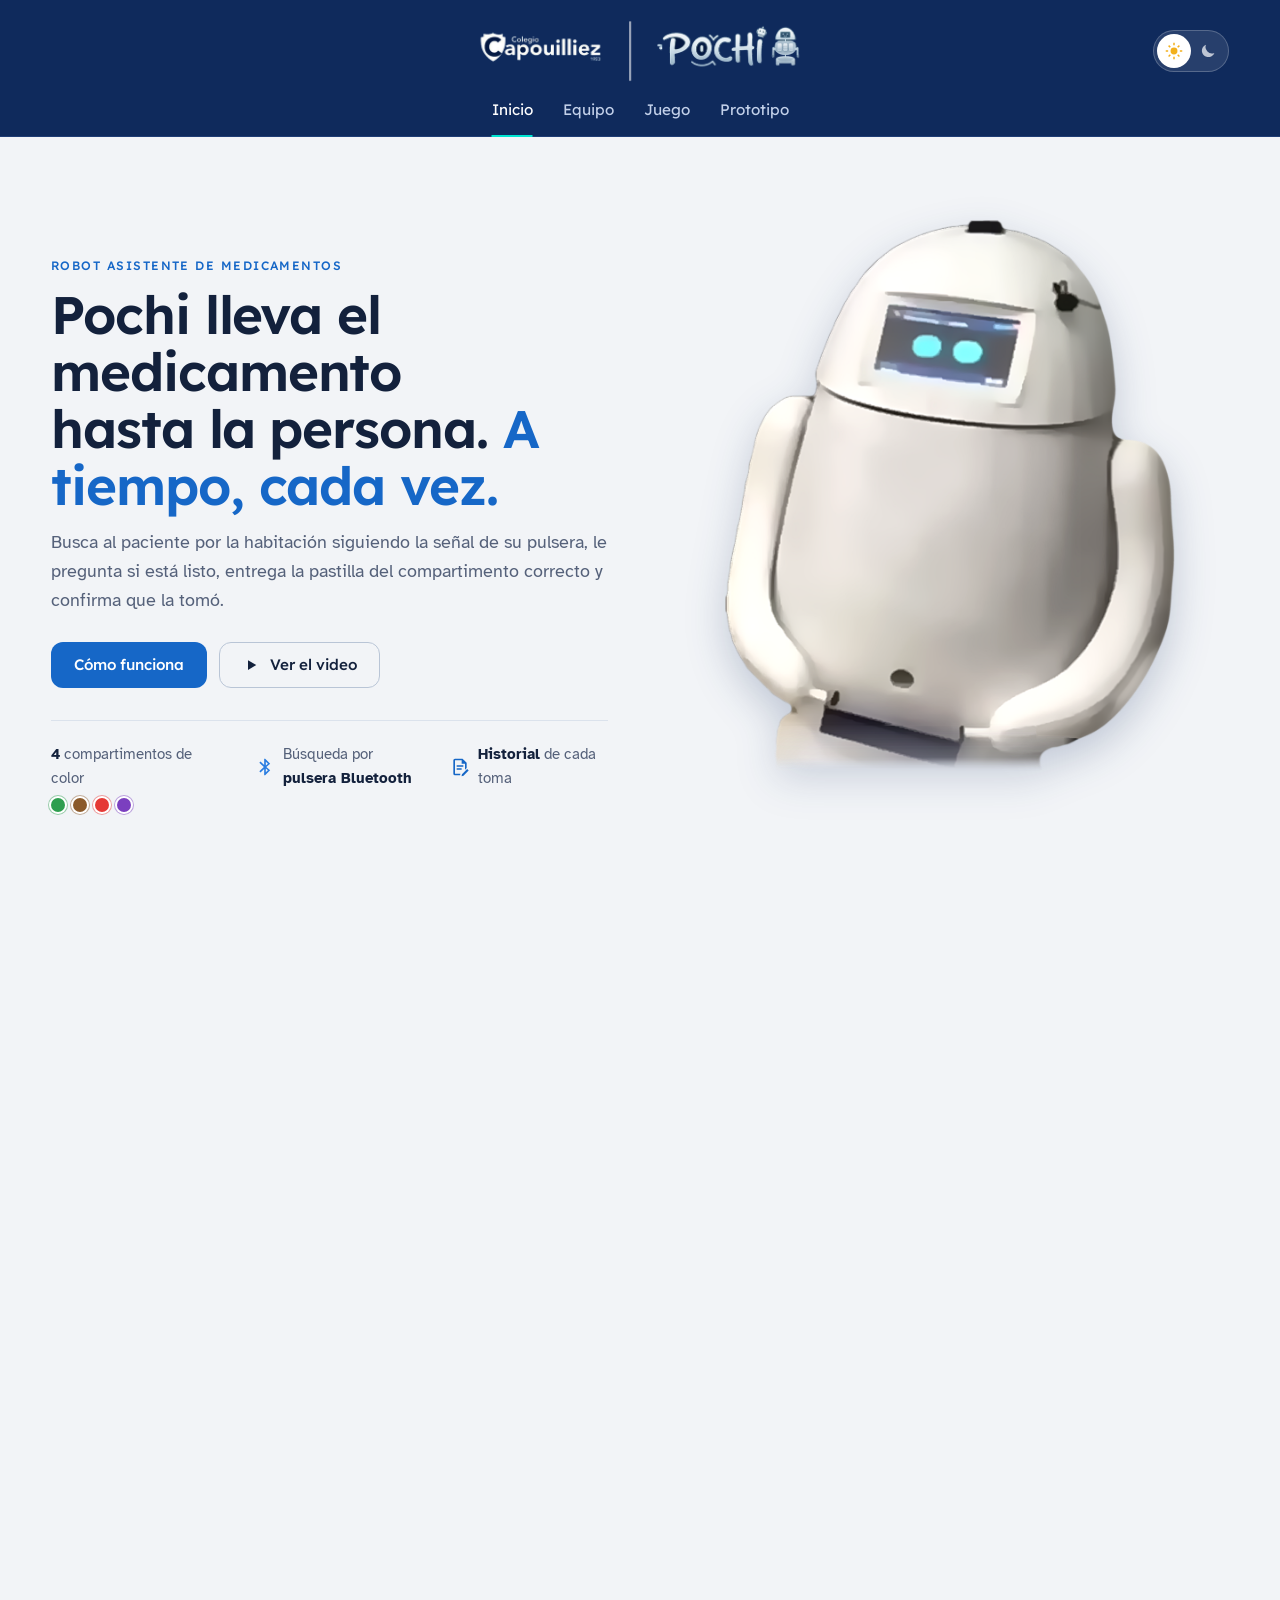
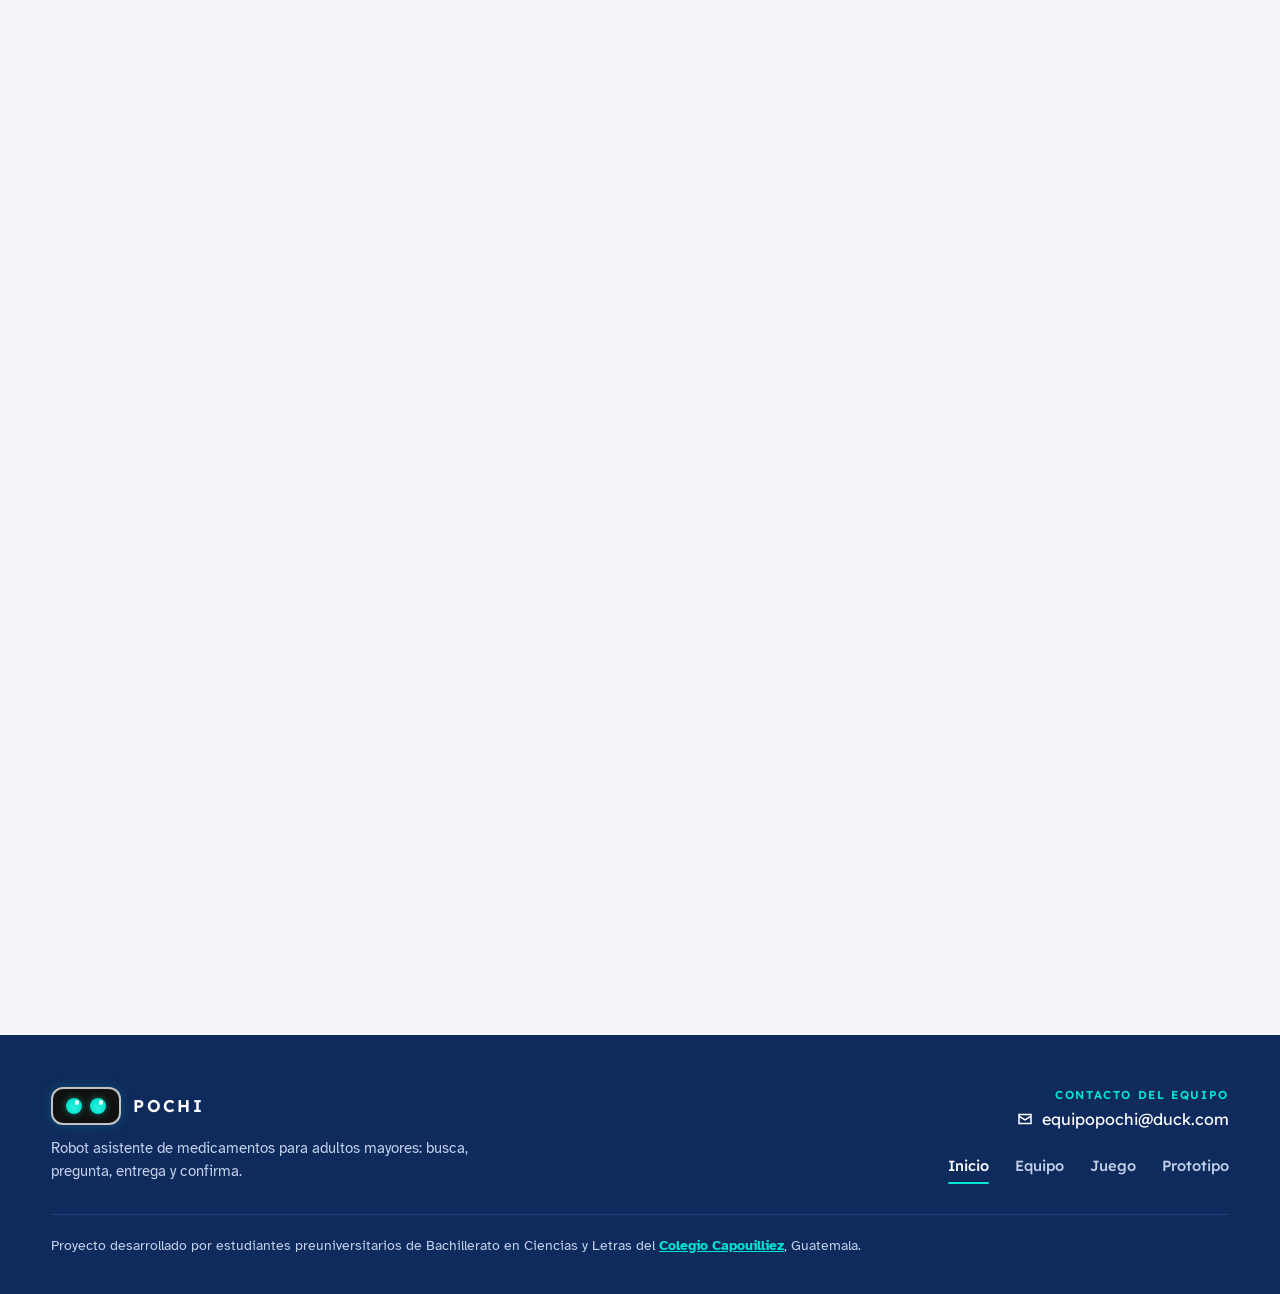
<file: index.html>
<!doctype html>
<html lang="es">
<head>
<meta charset="utf-8">
<meta name="viewport" content="width=device-width, initial-scale=1, viewport-fit=cover">
<meta name="claude:viewport-fit-sides" content="cover">
<title>Pochi — Robot asistente de medicamentos</title>
<script>
/* Modo sol/luna guardado: se aplica antes de pintar para que no parpadee. */
(function(){ var m = 'sol'; try{ m = localStorage.getItem('pochi_modo') || 'sol'; }catch(e){}
  document.documentElement.setAttribute('data-modo', m === 'luna' ? 'luna' : 'sol');
  document.documentElement.classList.add('js'); })();
</script>
<meta name="description" content="Pochi: robot asistente que lleva el medicamento hasta el adulto mayor, a tiempo.">
<meta name="theme-color" content="#0f2a5c">
<link rel="icon" href="Recursos/favicon.svg" type="image/svg+xml">
<link rel="icon" href="Recursos/favicon.ico" sizes="48x48">
<link rel="apple-touch-icon" href="Recursos/apple-touch-icon.png">
<link rel="manifest" href="Recursos/site.webmanifest">
<meta name="apple-mobile-web-app-title" content="Pochi">
<link rel="preconnect" href="https://fonts.googleapis.com">
<link rel="preconnect" href="https://fonts.gstatic.com" crossorigin>
<link rel="stylesheet" href="https://fonts.googleapis.com/css2?family=Atkinson+Hyperlegible:ital,wght@0,400;0,700;1,400&family=JetBrains+Mono:wght@500;700&family=Lexend:wght@400;500;600;700&display=swap">
<link rel="stylesheet" href="css/comun.css">
<link rel="stylesheet" href="css/inicio.css">
</head>
<body>
<!-- ============ PANTALLA DE CARGA: la pantalla de Pochi parpadeando + barra azul (1.5 s) ============
     Recrea las dos imágenes de referencia de la pantalla real:
     ojos abiertos (círculo turquesa) y parpadeo (línea turquesa). -->
<div class="intro" id="intro" aria-hidden="true">
  <div class="intro-screen">
    <div class="intro-eyes" id="introEyes">
      <span class="ieye"><i></i></span>
      <span class="ieye"><i></i></span>
    </div>
  </div>
  <div class="intro-bar"><i id="introFill"></i></div>
</div>
<script>
/* Decide ANTES de pintar si se reproduce: primera entrada al inicio en
   esta visita, o se llegó tocando el logo del header. */
(function(){
  var play = location.hash === '#intro';
  try{ if(sessionStorage.getItem('pochi_intro') === '1'){ play = true; sessionStorage.removeItem('pochi_intro'); } }catch(e){}
  try{ if(!sessionStorage.getItem('pochi_intro_visto')){ play = true; } }catch(e){ play = true; }
  if(play){
    document.documentElement.classList.add('play-intro');
    document.getElementById('intro').classList.add('run');
  }
})();
</script>

<header class="site">
  <div class="nav-row">
    <a href="index.html#intro" class="brand" data-intro aria-label="Inicio: Colegio Capouilliez y Pochi">
      <img src="Recursos/logo_header.png" alt="Colegio Capouilliez | Pochi" width="663" height="128">
    </a>
    <nav class="links" id="navLinks" aria-label="Principal"><a href="index.html" aria-current="page">Inicio</a><a href="equipo.html">Equipo</a><a href="juego.html">Juego</a><a href="prototipo.html">Prototipo</a></nav>
    <div class="nav-tools">
      <button class="mode-toggle" id="modeToggle" type="button" aria-pressed="false" aria-label="Cambiar a modo luna" title="Cambiar a modo luna">
        <span class="knob" aria-hidden="true"></span>
        <span class="ico sun" aria-hidden="true"><svg viewBox="0 0 24 24"><circle cx="12" cy="12" r="4.6"/><path d="M11 1h2v3.2h-2zM11 19.8h2V23h-2zM1 11h3.2v2H1zM19.8 11H23v2h-3.2zM4.1 5.5l1.4-1.4 2.3 2.3-1.4 1.4zM16.2 17.6l1.4-1.4 2.3 2.3-1.4 1.4zM4.1 18.5l2.3-2.3 1.4 1.4-2.3 2.3zM16.2 6.4l2.3-2.3 1.4 1.4-2.3 2.3z"/></svg></span>
        <span class="ico moon" aria-hidden="true"><svg viewBox="0 0 24 24"><path d="M20.5 14.6A8.5 8.5 0 0 1 9.4 3.5a8.6 8.6 0 1 0 11.1 11.1z"/></svg></span>
      </button>
      <button class="nav-toggle" id="navToggle" type="button" aria-expanded="false" aria-controls="navLinks" aria-label="Abrir menú"><span></span><span></span><span></span></button>
    </div>
  </div>
</header>
<main id="contenido">
<div class="wrap">
  <section class="hero" aria-labelledby="titulo">
    <div class="reveal">
      <span class="eyebrow">Robot asistente de medicamentos</span>
      <h1 id="titulo">Pochi lleva el medicamento hasta la persona. <em>A tiempo, cada vez.</em></h1>
      <p class="lead">Busca al paciente por la habitación siguiendo la señal de su pulsera, le pregunta si está listo, entrega la pastilla del compartimento correcto y confirma que la tomó.</p>
      <div class="cta-row">
        <a class="btn btn-primary" href="#como-funciona">Cómo funciona</a>
        <a class="btn btn-ghost" href="#video"><svg viewBox="0 0 24 24" aria-hidden="true"><path d="M8 5.5v13l11-6.5z"/></svg>Ver el video</a>
      </div>
      <ul class="hero-facts">
        <li class="fact-comp"><span><b>4</b> compartimentos de color</span>
          <span class="comp-dots" aria-label="Verde, marrón, rojo y morado"><i style="--c:#2e9e4f" title="Verde"></i><i style="--c:#8b5a2b" title="Marrón"></i><i style="--c:#e53935" title="Rojo"></i><i style="--c:#7b3fbf" title="Morado"></i></span></li>
        <li><svg class="fact-ico bt" viewBox="0 0 24 24" aria-hidden="true"><path d="M11 2h1.2l6 6-4.6 4 4.6 4-6 6H11v-7.6l-4.4 4.2-1.4-1.4 5.4-5.2-5.4-5.2 1.4-1.4L11 9.6zm2 3.6v4.6l2.5-2.2zm0 8.2v4.6l2.5-2.4z"/></svg><span>Búsqueda por <b>pulsera Bluetooth</b></span></li>
        <li><svg class="fact-ico" viewBox="0 0 24 24" aria-hidden="true"><path d="M6 2h9l5 5v6.2l-2 2V8h-4V4H6v16h6.5l-.4 2H6a2 2 0 0 1-2-2V4a2 2 0 0 1 2-2zm2 8h8v1.8H8zm0 3.6h6v1.8H8zM20.6 14.4l1.8 1.8-6.2 6.2-2.4.6.6-2.4z"/></svg><span><b>Historial</b> de cada toma</span></li>
      </ul>
    </div>
    <div class="hero-visual reveal">
      <img class="hero-photo" src="Recursos/pochi_hero.png" alt="Pochi: robot blanco de cuerpo redondeado, con pantalla de ojos azules y dos brazos" loading="lazy">
    </div>
  </section>

  <section class="section tight" aria-labelledby="t-problema">
    <div class="reveal">
      <span class="eyebrow">El problema</span>
      <h2 class="h2" id="t-problema">Tomar el medicamento a tiempo es más difícil de lo que parece.</h2>
    </div>
    <div class="grid-3">
      <article class="card pad prob reveal"><h3>Se olvida o se ignora</h3><p>Una alarma se apaga sin pensarlo. Pochi no se limita a sonar: va a buscar a la persona.</p>
        <div class="ill ill-clock" aria-hidden="true"><span class="bell l"></span><span class="bell r"></span><span class="face"><i class="hh"></i><i class="mh"></i></span><span class="leg l"></span><span class="leg r"></span><span class="zz">z<small>z</small></span></div></article>
      <article class="card pad prob reveal"><h3>Se confunde la pastilla</h3><p>Cada medicamento vive en su compartimento de color y Pochi entrega solo el que toca a esa hora.</p>
        <div class="ill ill-pills" aria-hidden="true"><span class="cap" style="--a:#2e9e4f;--b:#bfe8cc;--r:-28deg;--x:-46px"></span><span class="cap" style="--a:#e53935;--b:#ffd0cc;--r:8deg;--x:0px"></span><span class="cap" style="--a:#7b3fbf;--b:#e2d1f5;--r:38deg;--x:46px"></span><span class="q">?</span></div></article>
      <article class="card pad prob reveal"><h3>Nadie confirma</h3><p>Pochi espera a que la persona confirme en pantalla que ya la tomó y lo guarda en un historial que la familia puede revisar.</p>
        <div class="ill ill-list" aria-hidden="true"><span class="clip"></span><span class="row ok"><i></i><b></b></span><span class="row ok"><i></i><b></b></span><span class="row no"><i></i><b></b></span></div></article>
    </div>
  </section>

  <section class="section" id="como-funciona" aria-labelledby="t-como">
    <div class="reveal">
      <span class="eyebrow">Cómo funciona</span>
      <h2 class="h2" id="t-como">Cuatro pasos, siempre los mismos.</h2>
      <p class="lead">A la hora programada, Pochi hace esto. Los textos en las cajas oscuras son los que aparecen en su pantalla.</p>
    </div>
    <div class="steps">
      <article class="card step reveal"><span class="step-n">01</span><h3>Busca al paciente</h3><p>Sigue la señal Bluetooth de la pulsera que la persona lleva puesta y esquiva los muebles con su sensor LiDAR.</p><span class="screen-chip">Buscando…</span></article>
      <article class="card step reveal"><span class="step-n">02</span><h3>Pregunta</h3><p>En pantalla y en voz alta pregunta si es buen momento. Si la persona dice que no, vuelve en 5 minutos.</p><span class="screen-chip">¿Vas a tomarla ahora?</span></article>
      <article class="card step reveal"><span class="step-n">03</span><h3>Dispensa</h3><p>Suelta la pastilla del compartimento de color correcto y sus brazos suben el plato hasta la persona.</p><span class="screen-chip">Tu pastilla está lista</span></article>
      <article class="card step reveal"><span class="step-n">04</span><h3>Confirma</h3><p>Espera el toque en “Ya la tomé” y guarda la hora en el historial de tomas.</p><span class="screen-chip">¡Muy bien!</span></article>
    </div>
  </section>

  <section class="section tight" id="conoce" aria-labelledby="t-conoce">
    <div class="meet">
      <figure class="pochi-frame reveal" data-from="left">
        <img src="Recursos/pochi_frente.jpg" alt="Pochi de frente: robot blanco con pantalla de ojos azules, dos brazos y base móvil" loading="lazy" width="969" height="1098">
        <figcaption>Pochi, el prototipo real.</figcaption>
      </figure>
      <div class="meet-text reveal" data-from="right">
        <span class="eyebrow">Conoce a Pochi</span>
        <h2 class="h2" id="t-conoce">Un robot pensado para acompañar.</h2>
        <p class="lead">Cuerpo blanco y redondeado para que no intimide, una pantalla con ojos que parpadean y dos brazos que acercan la pastilla hasta la persona. Se mueve sobre orugas y conversa con voz para hacer compañía.</p>
        <ul class="meet-list">
          <li><b>Raspberry Pi 5</b> que decide qué hacer y cuándo</li>
          <li><b>ESP32</b> que mueve las orugas, los brazos y los dispensadores</li>
          <li><b>LiDAR 360°</b> para esquivar muebles</li>
        </ul>
        <a class="btn btn-primary" href="prototipo.html">Mira más detalles de nuestro prototipo <svg viewBox="0 0 24 24" aria-hidden="true"><path d="M13.2 5.3 19.9 12l-6.7 6.7-1.4-1.4 4.3-4.3H4v-2h12.1l-4.3-4.3z"/></svg></a>
      </div>
    </div>
  </section>

  <section class="section tight" id="demo" aria-labelledby="t-demo">
    <div class="reveal">
      <span class="eyebrow">Pruébalo</span>
      <h2 class="h2" id="t-demo">Pochi no ve al paciente: sigue la señal de su pulsera.</h2>
      <p class="lead">Lleva a Pochi por el laberinto hasta la pulsera sin tocar las paredes. El medidor muestra la intensidad de la señal, igual que la mide Pochi en la vida real.</p>
    </div>
    <div class="game reveal" id="demoGame">
  <div class="g-top">
    <div class="g-stats">
      <div class="g-stat"><span>Nivel</span><b data-g="level">1 / 1</b></div>
      <div class="g-stat"><span>Tiempo</span><b data-g="time">0.0 s</b></div>
      
    </div>
    
  </div>
  <div class="g-body">
    <div class="g-stage"><canvas class="g-canvas" width="468" height="324" aria-label="Laberinto: lleva a Pochi hasta la pulsera sin tocar las paredes"></canvas></div>
    <div class="g-side">
      <div class="g-panel">
        <div class="g-label"><span>Señal de la pulsera</span><span>RSSI</span></div>
        <div class="sig"><div class="sig-bars weak"><i class="on"></i><i></i><i></i><i></i><i></i></div><span class="sig-dbm">−95 dBm</span></div>
      </div>
      <p class="g-msg" aria-live="polite"></p>
      <p class="g-help"><kbd>↑</kbd> <kbd>↓</kbd> <kbd>←</kbd> <kbd>→</kbd> o <kbd>W</kbd><kbd>A</kbd><kbd>S</kbd><kbd>D</kbd>. En celular: arrastra el dedo sobre el laberinto o usa las flechas.</p>
      <div class="dpad" aria-label="Control táctil"><button type="button" data-dir="up" aria-label="Arriba"><svg viewBox="0 0 24 24"><path d="M12 6l7 9H5z"/></svg></button><button type="button" data-dir="left" aria-label="Izquierda"><svg viewBox="0 0 24 24"><path d="M6 12l9-7v14z"/></svg></button><span class="dpad-c"><span class="eyes eyes-sm"><span class="eye"><i></i></span><span class="eye"><i></i></span></span></span><button type="button" data-dir="right" aria-label="Derecha"><svg viewBox="0 0 24 24"><path d="M18 12l-9 7V5z"/></svg></button><button type="button" data-dir="down" aria-label="Abajo"><svg viewBox="0 0 24 24"><path d="M12 18l-7-9h14z"/></svg></button></div>
    </div>
  </div>
  <div class="g-modal" hidden></div>
  
</div>
  </section>

  <section class="section" id="video" aria-labelledby="t-video">
    <div class="reveal">
      <span class="eyebrow">Video principal</span>
      <h2 class="h2" id="t-video">Pochi en acción.</h2>
    </div>
    <div class="reveal" style="margin-top:28px">
      <div class="player" data-src="Recursos/video_principal.mp4" data-poster="Recursos/video_principal_portada.jpg" data-title="Pochi en acción"></div>
    </div>
  </section>

  <section class="section tight" aria-labelledby="t-equipo">
    <div class="reveal">
      <span class="eyebrow">Equipo expositor</span>
      <h2 class="h2" id="t-equipo">Nuestro equipo expositor hoy en CONCAPAN</h2>
      <p class="lead">Ellos te presentan a Pochi. En total somos 21 integrantes.</p>
    </div>
    <div class="team-grid expo"><article class="member reveal"><figure class="m-photo"><img src="Recursos/fotos/victor_arevalo.png" alt="Foto de Victor Arévalo" width="440" height="528" loading="lazy"></figure><h3 class="member-name">Victor Arévalo</h3><span class="member-role">Presidente</span></article><article class="member reveal"><figure class="m-photo"><img src="Recursos/fotos/esteban_bobadilla.png" alt="Foto de Esteban Bobadilla" width="440" height="528" loading="lazy"></figure><h3 class="member-name">Esteban Bobadilla</h3><span class="member-role">Vicepresidente</span></article><article class="member reveal"><figure class="m-photo"><img src="Recursos/fotos/sussel_escobar.png" alt="Foto de Sussel Escobar" width="440" height="528" loading="lazy"></figure><h3 class="member-name">Sussel Escobar</h3><span class="member-role">Secretaria</span></article><article class="member reveal"><figure class="m-photo"><img src="Recursos/fotos/julio_ordonez.png" alt="Foto de Julio Ordoñez" width="440" height="528" loading="lazy"></figure><h3 class="member-name">Julio Ordoñez</h3><span class="member-role">Diseño</span></article><article class="member reveal"><figure class="m-photo"><img src="Recursos/fotos/marcos_bobadilla.png" alt="Foto de Marcos Bobadilla" width="440" height="528" loading="lazy"></figure><h3 class="member-name">Marcos Bobadilla</h3><span class="member-role">Programación y electrónica</span></article><article class="member reveal"><figure class="m-photo"><img src="Recursos/fotos/mario_lopez.png" alt="Foto de Mario López" width="440" height="528" loading="lazy"></figure><h3 class="member-name">Mario López</h3><span class="member-role">Programación</span></article></div>
    <div class="contact-panel reveal">
      <div class="cp-text">
        <span class="eyebrow">Contacto</span>
        <h2 class="h2">¿Quieres conocer y hablar con nuestro equipo?</h2>
        <p>Escríbenos para conocer más sobre Pochi, cómo lo construimos o para ver una demostración en persona. Con gusto te respondemos.</p>
      </div>
      <div class="cp-actions">
        <a class="cp-mail copy-mail" href="mailto:equipopochi@duck.com" data-copy="equipopochi@duck.com" title="Clic para copiar el correo"><svg viewBox="0 0 24 24" aria-hidden="true"><path d="M3 5h18v14H3zm2 2v.5l7 4.5 7-4.5V7zm0 2.9V17h14V9.9l-7 4.5z"/></svg><span>equipopochi@duck.com</span></a>
        <a class="btn btn-ghost" href="equipo.html">Conoce al resto del equipo <svg viewBox="0 0 24 24" aria-hidden="true"><path d="M13.2 5.3 19.9 12l-6.7 6.7-1.4-1.4 4.3-4.3H4v-2h12.1l-4.3-4.3z"/></svg></a>
      </div>
    </div>
  </section>

    <section class="section tight" aria-labelledby="t-colegio">
    <div class="school-feature reveal">
      <div class="sf-top">
        <span class="sf-kicker">Hecho en Guatemala</span>
        <img src="Recursos/logo_header.png" alt="Colegio Capouilliez | Pochi" width="663" height="128" loading="lazy">
      </div>
      <h2 id="t-colegio">Desarrollado por estudiantes de Bachillerato en Ciencias y Letras del <span>Colegio Capouilliez</span></h2>
      <div class="sf-bottom">
        <p>Somos estudiantes preuniversitarios. Pochi nació en las aulas del colegio: un proyecto de ingeniería real, diseñado, construido y programado por nosotros.</p>
        <a class="btn btn-light" href="https://www.capouilliez.edu.gt" target="_blank" rel="noopener">Visitar el sitio del colegio <svg viewBox="0 0 24 24" aria-hidden="true"><path d="M13.2 5.3 19.9 12l-6.7 6.7-1.4-1.4 4.3-4.3H4v-2h12.1l-4.3-4.3z"/></svg></a>
      </div>
    </div>
  </section>

  <section class="section tight" aria-label="Más sobre Pochi">
    <div class="next-grid"><a class="card next-card reveal" href="juego.html"><span class="kicker">Juego</span><h3>El reto completo: 5 laberintos</h3><p>Más grandes, más engañosos y con niebla en los últimos niveles.</p><span class="go">Jugar →</span></a><a class="card next-card reveal" href="prototipo.html"><span class="kicker">Prototipo</span><h3>Cómo está construido</h3><p>Arquitectura, hardware, la interfaz real y los videos técnicos.</p><span class="go">Ver el prototipo →</span></a><a class="card next-card reveal" href="equipo.html"><span class="kicker">Equipo</span><h3>Quiénes construimos a Pochi</h3><p>Los 21 integrantes del equipo y sus roles.</p><span class="go">Conocer al equipo →</span></a></div>
  </section>
</div>
</main>
<footer class="site-foot">
  <div class="foot-inner">
    <div class="foot-brand">
      <div class="row"><span class="eye-screen"><span class="eyes eyes-sm"><span class="eye"><i></i></span><span class="eye"><i></i></span></span></span>POCHI</div>
      <p>Robot asistente de medicamentos para adultos mayores: busca, pregunta, entrega y confirma.</p>
    </div>
    <div class="foot-side">
      <div class="foot-contact"><span class="foot-label">Contacto del equipo</span><a class="foot-mail copy-mail" href="mailto:equipopochi@duck.com" data-copy="equipopochi@duck.com" title="Clic para copiar el correo"><svg viewBox="0 0 24 24" aria-hidden="true"><path d="M3 5h18v14H3zm2 2v.5l7 4.5 7-4.5V7zm0 2.9V17h14V9.9l-7 4.5z"/></svg><span>equipopochi@duck.com</span></a></div>
      <nav class="foot-links" aria-label="Pie de página"><a href="index.html" aria-current="page">Inicio</a><a href="equipo.html">Equipo</a><a href="juego.html">Juego</a><a href="prototipo.html">Prototipo</a></nav>
    </div>
    <p class="foot-school">Proyecto desarrollado por estudiantes preuniversitarios de Bachillerato en Ciencias y Letras del <a href="https://www.capouilliez.edu.gt" target="_blank" rel="noopener">Colegio Capouilliez</a>, Guatemala.</p>
  </div>
</footer>
<script>
/* ==================================================================
   JS común de todas las páginas: modo sol/luna, menú móvil, header
   que se encoge al bajar, botones que marcan el clic,
   efecto de escala al hacer scroll y reproductores de video.
   ================================================================== */
(function(){
  'use strict';
  var reduceMotion = !!(window.matchMedia && window.matchMedia('(prefers-reduced-motion: reduce)').matches);

  /* ---------- modo sol / luna ----------
     El modo se aplica antes de pintar (script en <head>); aquí solo se
     cambia y se guarda para que se mantenga en todas las páginas. */
  var modeBtn = document.getElementById('modeToggle');
  function paintModeBtn(){
    if(!modeBtn){ return; }
    var luna = document.documentElement.getAttribute('data-modo') === 'luna';
    modeBtn.setAttribute('aria-pressed', luna ? 'true' : 'false');
    modeBtn.setAttribute('aria-label', luna ? 'Modo luna activo. Cambiar a modo sol' : 'Modo sol activo. Cambiar a modo luna');
    modeBtn.setAttribute('title', luna ? 'Cambiar a modo sol' : 'Cambiar a modo luna');
  }
  if(modeBtn){
    paintModeBtn();
    modeBtn.addEventListener('click', function(){
      var luna = document.documentElement.getAttribute('data-modo') !== 'luna';
      document.documentElement.setAttribute('data-modo', luna ? 'luna' : 'sol');
      try{ localStorage.setItem('pochi_modo', luna ? 'luna' : 'sol'); }catch(e){}
      paintModeBtn();
    });
  }

  /* ---------- correo del equipo: clic = copiar al portapapeles ----------
     Copia la dirección para pegarla donde se quiera y muestra
     "Copiado en portapapeles" abajo, al centro de la pantalla. */
  var toast = null, toastT = 0;
  function showToast(el, txt){
    if(!toast){
      toast = document.createElement('div');
      toast.className = 'copy-toast';
      toast.setAttribute('role', 'status');
      toast.setAttribute('aria-live', 'polite');
      document.body.appendChild(toast);
    }
    toast.innerHTML = '<svg viewBox="0 0 24 24" aria-hidden="true"><path d="M9.5 16.2 5.3 12l-1.4 1.4 5.6 5.6L20.1 8.4 18.7 7z"/></svg><span>' + txt + '</span>';
    toast.classList.remove('show');
    void toast.offsetWidth;
    toast.classList.add('show');
    el.classList.add('copied');
    clearTimeout(toastT);
    toastT = setTimeout(function(){ toast.classList.remove('show'); el.classList.remove('copied'); }, 2200);
  }
  function copyText(txt){
    if(navigator.clipboard && window.isSecureContext){
      return navigator.clipboard.writeText(txt).then(function(){ return true; }, function(){ return legacyCopy(txt); });
    }
    return Promise.resolve(legacyCopy(txt));
  }
  function legacyCopy(txt){
    var ta = document.createElement('textarea');
    ta.value = txt; ta.setAttribute('readonly', '');
    ta.style.cssText = 'position:fixed;top:0;left:0;opacity:0;pointer-events:none';
    document.body.appendChild(ta); ta.select();
    var ok = false; try{ ok = document.execCommand('copy'); }catch(e){}
    document.body.removeChild(ta);
    return ok;
  }
  document.addEventListener('click', function(e){
    var a = e.target.closest ? e.target.closest('[data-copy]') : null;
    if(!a){ return; }
    e.preventDefault();
    var txt = a.getAttribute('data-copy');
    copyText(txt).then(function(ok){
      showToast(a, ok ? 'Copiado en portapapeles' : 'Copia: ' + txt);
    });
  });
  /* ---------- botones: el clic deja marcado el color un momento ---------- */
  document.addEventListener('click', function(e){
    var b = e.target.closest ? e.target.closest('.btn') : null;
    if(!b){ return; }
    b.classList.add('pressed');
    setTimeout(function(){ b.classList.remove('pressed'); }, 450);
  }, true);

  /* ---------- menú móvil ---------- */
  var toggle = document.getElementById('navToggle');
  var links = document.getElementById('navLinks');
  function closeMenu(){
    if(links){ links.classList.remove('open'); }
    if(toggle){ toggle.setAttribute('aria-expanded','false'); }
  }
  if(toggle && links){
    toggle.addEventListener('click', function(){
      var open = links.classList.toggle('open');
      toggle.setAttribute('aria-expanded', open ? 'true' : 'false');
    });
    document.addEventListener('keydown', function(e){ if(e.key === 'Escape'){ closeMenu(); } });
  }

  /* ---------- header: grande arriba, se encoge al bajar ---------- */
  var hdr = document.querySelector('header.site');
  if(hdr){
    var setHdr = function(){
      var y = window.pageYOffset || 0;
      if(y > 24){ hdr.classList.add('compact'); } else if(y < 8){ hdr.classList.remove('compact'); }
    };
    window.addEventListener('scroll', setHdr, { passive:true });
    setHdr();
  }

  /* ---------- logo del header ----------
     Lleva al inicio y reproduce la pantalla de carga de los ojos.
     Los demás enlaces navegan normal, sin animación. */
  document.addEventListener('click', function(e){
    if(e.defaultPrevented || e.button !== 0 || e.metaKey || e.ctrlKey || e.shiftKey || e.altKey){ return; }
    var a = e.target.closest ? e.target.closest('a[data-intro]') : null;
    if(!a){ return; }
    closeMenu();
    if(typeof window.pochiIntro === 'function'){
      e.preventDefault();
      window.pochiIntro(); // ya estamos en el inicio: se reproduce aquí mismo
    } else {
      try{ sessionStorage.setItem('pochi_intro','1'); }catch(err){}
    }
  });

  /* ---------- animación al hacer scroll ----------
     Cada bloque .reveal aparece deslizándose hacia arriba al entrar en
     la pantalla. Los que entran juntos salen uno tras otro. Si un
     bloque vuelve a quedar por debajo de la pantalla, se "rearma" para
     repetir la animación la próxima vez que se baje. */
  var root = document.documentElement;
  function startReveal(){
    var items = [].slice.call(document.querySelectorAll('.reveal'));
    if(!items.length){ return; }
    if(!('IntersectionObserver' in window)){
      items.forEach(function(el){ el.classList.add('in'); });
      return;
    }
    /* de dónde entra cada bloque: los títulos desde la izquierda, lo que
       ocupa media pantalla desde su lado, la línea del colegio desde
       arriba y lo ancho desde abajo. Se puede forzar con data-from. */
    var vw = window.innerWidth || 1;
    items.forEach(function(el){
      if(el.hasAttribute('data-from')){ return; }
      var r = el.getBoundingClientRect(), from = 'bottom';
      if(el.querySelector('.eyebrow, h1') && !el.classList.contains('card')){ from = 'left'; }
      else if(el.classList.contains('school') || el.classList.contains('team-cta')){ from = 'top'; }
      else if(r.width > 0 && r.width < vw * 0.6){ from = (r.left + r.width / 2) < vw / 2 ? 'left' : 'right'; }
      el.setAttribute('data-from', from);
    });
    var io = new IntersectionObserver(function(entries){
      var entering = [];
      entries.forEach(function(en){
        if(en.isIntersecting){ entering.push(en); }
        else if(en.boundingClientRect.top > (en.rootBounds ? en.rootBounds.bottom : window.innerHeight)){
          en.target.classList.remove('in'); // quedó abajo: se repetirá al volver
        }
      });
      entering.sort(function(x, y){ return (x.boundingClientRect.top - y.boundingClientRect.top) || (x.boundingClientRect.left - y.boundingClientRect.left); });
      entering.forEach(function(en, i){
        if(en.target.classList.contains('in')){ return; }
        en.target.style.setProperty('--rd', Math.min(i * 0.12, 0.6).toFixed(2) + 's');
        en.target.classList.add('in');
      });
    }, { threshold:0.08, rootMargin:'0px 0px -6% 0px' });
    items.forEach(function(el){ io.observe(el); });
  }
  if(root.classList.contains('play-intro')){
    window.addEventListener('pochi:intro-fin', startReveal, { once:true });
  } else {
    startReveal();
  }

  /* ---------- reproductores de video (azul y blanco) ----------
     <div class="player" data-src="Recursos/video.mp4" data-title="..."></div>
     Controles: reproducir, barra de avance, tiempo, volumen, velocidad y
     pantalla completa. En pantalla completa hay un botón "Salir" siempre a la
     mano (también Esc). En iPhone, donde el navegador no deja poner en pantalla
     completa la página, el video se amplía a toda la pantalla dentro de la web,
     con los mismos controles y el mismo botón para salir.
     Si el archivo todavía no está en Recursos/, se muestra cuál falta. */
  var ICON_PLAY = '<svg class="i-play" viewBox="0 0 24 24" aria-hidden="true"><path d="M8 5.5v13l11-6.5z"/></svg>';
  var ICON_PAUSE = '<svg class="i-pause" viewBox="0 0 24 24" aria-hidden="true"><path d="M7 5h4v14H7zM13 5h4v14h-4z"/></svg>';
  var ICON_FULL = '<svg class="i-full" viewBox="0 0 24 24" aria-hidden="true"><path d="M4 9V4h5v2H6v3zm10-5h6v5h-2V6h-4zM4 15h2v3h3v2H4zm14 3v-3h2v5h-5v-2z"/></svg>';
  var ICON_MIN = '<svg class="i-min" viewBox="0 0 24 24" aria-hidden="true"><path d="M7 4h2v5H4V7h3zm8 0h2v3h3v2h-5zM4 15h5v5H7v-3H4zm11 0h5v2h-3v3h-2z"/></svg>';
  var ICON_VOL = '<svg class="i-vol" viewBox="0 0 24 24" aria-hidden="true"><path d="M4 9h4l5-4v14l-5-4H4zm12.5 3a4.5 4.5 0 0 0-2.5-4v8a4.5 4.5 0 0 0 2.5-4zM14 3.2v2.1a7 7 0 0 1 0 13.4v2.1a9 9 0 0 0 0-17.6z"/></svg>';
  var ICON_MUTE = '<svg class="i-mute" viewBox="0 0 24 24" aria-hidden="true"><path d="M4 9h4l5-4v14l-5-4H4zm12.3.3 1.4-1.4L20 10.2l2.3-2.3 1.4 1.4-2.3 2.3 2.3 2.3-1.4 1.4-2.3-2.3-2.3 2.3-1.4-1.4 2.3-2.3z"/></svg>';
  var ICON_X = '<svg viewBox="0 0 24 24" aria-hidden="true"><path d="M6.4 5 12 10.6 17.6 5 19 6.4 13.4 12l5.6 5.6-1.4 1.4-5.6-5.6L6.4 19 5 17.6 10.6 12 5 6.4z"/></svg>';
  var SPEEDS = [0.5, 0.75, 1, 1.25, 1.5, 2];
  function fmt(s){ if(!isFinite(s)){ s = 0; } var m = Math.floor(s / 60), r = Math.floor(s % 60); return m + ':' + (r < 10 ? '0' : '') + r; }
  function spd(x){ return String(x).replace('.', ',') + 'x'; }
  // iPhone no permite cambiar el volumen desde la página (solo con los botones del teléfono)
  var CAN_VOL = (function(){ try{ var t = document.createElement('video'); t.volume = 0.5; return t.volume === 0.5; }catch(e){ return false; } })();
  var fsEl = function(){ return document.fullscreenElement || document.webkitFullscreenElement || null; };
  var fsOK = !!(document.fullscreenEnabled || document.webkitFullscreenEnabled);

  [].forEach.call(document.querySelectorAll('.player'), function(p){
    var src = p.getAttribute('data-src') || '';
    var poster = p.getAttribute('data-poster') || '';
    var title = p.getAttribute('data-title') || 'Video';
    var speedBtns = SPEEDS.map(function(s){
      return '<button type="button" role="menuitemradio" data-speed="' + s + '"' + (s === 1 ? ' class="on" aria-checked="true"' : ' aria-checked="false"') + '>' + (s === 1 ? 'Normal' : spd(s)) + '</button>';
    }).join('');
    p.innerHTML =
      '<video playsinline webkit-playsinline preload="metadata"></video>' +
      '<button class="p-big" type="button" aria-label="Reproducir: ' + title + '">' + ICON_PLAY + '</button>' +
      '<button class="p-close" type="button" aria-label="Salir de pantalla completa">' + ICON_X + '<span>Salir</span></button>' +
      '<div class="p-bar">' +
        '<button class="p-play" type="button" aria-label="Reproducir o pausar">' + ICON_PLAY + ICON_PAUSE + '</button>' +
        '<div class="p-track" role="slider" tabindex="0" aria-label="Progreso del video" aria-valuemin="0" aria-valuemax="100" aria-valuenow="0"><i></i></div>' +
        '<span class="p-time">0:00 / 0:00</span>' +
        '<div class="p-vol">' +
          '<button class="p-mute" type="button" aria-label="Silenciar">' + ICON_VOL + ICON_MUTE + '</button>' +
          (CAN_VOL ? '<input class="p-volr" type="range" min="0" max="1" step="0.05" value="1" aria-label="Volumen">' : '') +
        '</div>' +
        '<div class="p-speed">' +
          '<button class="p-spd" type="button" aria-haspopup="true" aria-expanded="false" aria-label="Velocidad de reproducción">1x</button>' +
        '</div>' +
        '<button class="p-full" type="button" aria-label="Pantalla completa">' + ICON_FULL + ICON_MIN + '</button>' +
      '</div>' +
      '<div class="p-menu" role="menu" aria-label="Velocidad de reproducción"><span>Velocidad</span><div>' + speedBtns + '</div></div>' +
      '<div class="p-missing"><div class="eyes eyes-md"><span class="eye"><i></i></span><span class="eye"><i></i></span></div>' +
        '<strong>' + title + '</strong><span>Video pendiente, va en:</span><code>' + (src || 'Recursos/…') + '</code></div>';

    var v = p.querySelector('video');
    var fill = p.querySelector('.p-track i');
    var track = p.querySelector('.p-track');
    var time = p.querySelector('.p-time');
    var muteBtn = p.querySelector('.p-mute');
    var volR = p.querySelector('.p-volr');
    var spdBtn = p.querySelector('.p-spd');
    var menu = p.querySelector('.p-menu');
    var fullBtn = p.querySelector('.p-full');
    var markMissing = function(){ p.classList.add('missing'); };

    if(!src){ markMissing(); return; }
    if(poster){ v.setAttribute('poster', poster); }
    var source = document.createElement('source');
    source.src = src;
    source.addEventListener('error', markMissing);
    v.addEventListener('error', markMissing);
    v.appendChild(source);

    /* controles visibles / ocultos mientras se reproduce */
    var idleT = 0;
    var wake = function(){
      p.classList.remove('idle');
      clearTimeout(idleT);
      idleT = setTimeout(function(){
        if(!v.paused && !menu.classList.contains('open')){ p.classList.add('idle'); }
      }, 2600);
    };
    var tapIdle = false;   // ¿los controles estaban ocultos al tocar la pantalla?
    p.addEventListener('mousemove', wake);
    p.addEventListener('touchstart', function(){ tapIdle = p.classList.contains('idle'); wake(); }, { passive:true });
    p.addEventListener('keydown', wake);
    p.addEventListener('mouseleave', function(){ if(!v.paused && !p.classList.contains('is-fs')){ clearTimeout(idleT); p.classList.add('idle'); } });

    var play = function(){ var pr = v.play(); if(pr && pr.catch){ pr.catch(function(){}); } };
    var toggle = function(){ if(v.paused){ play(); } else { v.pause(); } };
    p.querySelector('.p-big').addEventListener('click', toggle);
    p.querySelector('.p-play').addEventListener('click', toggle);
    var lastTouch = 0;
    v.addEventListener('touchend', function(){ lastTouch = Date.now(); }, { passive:true });
    v.addEventListener('click', function(){
      // en pantallas táctiles, si los controles estaban ocultos el toque solo los muestra
      if(Date.now() - lastTouch < 600 && tapIdle){ tapIdle = false; wake(); return; }
      toggle();
    });
    v.addEventListener('dblclick', function(){ setFull(!p.classList.contains('is-fs')); });
    v.addEventListener('play', function(){ p.classList.add('playing'); wake(); });
    v.addEventListener('pause', function(){ p.classList.remove('playing'); p.classList.remove('idle'); });
    v.addEventListener('ended', function(){ p.classList.remove('playing'); p.classList.remove('idle'); });
    var paint = function(){
      var pct = v.duration ? (v.currentTime / v.duration) * 100 : 0;
      fill.style.width = pct + '%';
      track.setAttribute('aria-valuenow', Math.round(pct));
      time.textContent = fmt(v.currentTime) + ' / ' + fmt(v.duration);
    };
    v.addEventListener('timeupdate', paint);
    v.addEventListener('loadedmetadata', paint);

    /* barra de avance: clic o arrastre (mouse y dedo) */
    var seekTo = function(x){
      var r = track.getBoundingClientRect();
      if(v.duration){ v.currentTime = Math.max(0, Math.min(1, (x - r.left) / r.width)) * v.duration; paint(); }
    };
    var dragging = false;
    track.addEventListener('pointerdown', function(e){ dragging = true; try{ track.setPointerCapture(e.pointerId); }catch(err){} seekTo(e.clientX); e.preventDefault(); });
    track.addEventListener('pointermove', function(e){ if(dragging){ seekTo(e.clientX); } });
    var endDrag = function(){ dragging = false; };
    track.addEventListener('pointerup', endDrag);
    track.addEventListener('pointercancel', endDrag);
    track.addEventListener('keydown', function(e){
      if(!v.duration){ return; }
      if(e.key === 'ArrowRight'){ v.currentTime = Math.min(v.duration, v.currentTime + 5); e.preventDefault(); }
      if(e.key === 'ArrowLeft'){ v.currentTime = Math.max(0, v.currentTime - 5); e.preventDefault(); }
    });

    /* volumen */
    var paintVol = function(){
      var off = v.muted || v.volume === 0;
      p.classList.toggle('muted', off);
      muteBtn.setAttribute('aria-label', off ? 'Activar sonido' : 'Silenciar');
      if(volR){ volR.value = off ? 0 : v.volume; volR.style.setProperty('--v', (off ? 0 : v.volume) * 100 + '%'); }
    };
    muteBtn.addEventListener('click', function(){
      if(v.muted || v.volume === 0){ v.muted = false; if(v.volume === 0){ v.volume = 1; } }
      else { v.muted = true; }
      paintVol();
    });
    if(volR){
      volR.addEventListener('input', function(){ v.volume = parseFloat(volR.value); v.muted = v.volume === 0; paintVol(); });
    }
    v.addEventListener('volumechange', paintVol);
    paintVol();

    /* velocidad */
    var closeMenu = function(){ menu.classList.remove('open'); p.classList.remove('menu-open'); spdBtn.setAttribute('aria-expanded', 'false'); };
    spdBtn.addEventListener('click', function(e){
      e.stopPropagation();
      var open = !menu.classList.contains('open');
      menu.classList.toggle('open', open);
      p.classList.toggle('menu-open', open);
      spdBtn.setAttribute('aria-expanded', open ? 'true' : 'false');
      wake();
    });
    [].forEach.call(menu.querySelectorAll('button'), function(b){
      b.addEventListener('click', function(e){
        e.stopPropagation();
        var s = parseFloat(b.getAttribute('data-speed'));
        v.playbackRate = s; v.defaultPlaybackRate = s;
        spdBtn.textContent = spd(s);
        p.classList.toggle('fast', s !== 1);
        [].forEach.call(menu.querySelectorAll('button'), function(o){ var on = o === b; o.classList.toggle('on', on); o.setAttribute('aria-checked', on ? 'true' : 'false'); });
        closeMenu(); wake();
      });
    });
    document.addEventListener('click', function(e){ if(!menu.contains(e.target) && e.target !== spdBtn){ closeMenu(); } });

    /* pantalla completa: real cuando el navegador lo permite; si no (iPhone),
       el video ocupa toda la pantalla dentro de la página. Siempre se puede salir. */
    var holder = null, pseudo = false, keepY = null;
    // al salir, la página vuelve exactamente al mismo punto donde estaba
    var restoreY = function(){
      if(keepY === null){ return; }
      var y = keepY; keepY = null;
      var go = function(){ try{ window.scrollTo({ top:y, left:0, behavior:'instant' }); }catch(e){ window.scrollTo(0, y); } };
      go(); requestAnimationFrame(go); setTimeout(go, 120); setTimeout(go, 350);
    };
    var mark = function(on){
      p.classList.toggle('is-fs', on);
      fullBtn.setAttribute('aria-label', on ? 'Salir de pantalla completa' : 'Pantalla completa');
      wake();
    };
    var enterPseudo = function(){
      var was = !v.paused;
      holder = document.createElement('div');
      holder.className = 'p-holder';
      holder.style.height = p.offsetHeight + 'px';
      p.parentNode.insertBefore(holder, p);
      document.body.appendChild(p);           // fuera de contenedores con animación
      p.classList.add('p-fs');
      document.documentElement.classList.add('p-lock');
      pseudo = true; mark(true);
      if(was && v.paused){ play(); }
      p.querySelector('.p-close').focus({ preventScroll:true });
    };
    var exitPseudo = function(){
      if(!pseudo){ return; }
      var was = !v.paused;
      p.classList.remove('p-fs');
      document.documentElement.classList.remove('p-lock');
      if(holder && holder.parentNode){ holder.parentNode.replaceChild(p, holder); }
      holder = null; pseudo = false; mark(false); restoreY();
      if(was && v.paused){ play(); }
    };
    var setFull = function(on){
      closeMenu();
      if(on){
        keepY = window.pageYOffset;
        if(fsOK && (p.requestFullscreen || p.webkitRequestFullscreen)){
          try{
            var r = (p.requestFullscreen || p.webkitRequestFullscreen).call(p);
            if(r && r.catch){ r.catch(enterPseudo); }
          }catch(err){ enterPseudo(); }
        } else { enterPseudo(); }
      } else {
        if(pseudo){ exitPseudo(); return; }
        if(fsEl()){
          try{ var x = (document.exitFullscreen || document.webkitExitFullscreen).call(document); if(x && x.catch){ x.catch(function(){}); } }catch(err){}
        }
        mark(false);
      }
    };
    fullBtn.addEventListener('click', function(){ setFull(!p.classList.contains('is-fs')); });
    p.querySelector('.p-close').addEventListener('click', function(){ setFull(false); });
    var onFs = function(){ if(!pseudo){ var on = fsEl() === p; mark(on); if(!on){ restoreY(); } } };
    document.addEventListener('fullscreenchange', onFs);
    document.addEventListener('webkitfullscreenchange', onFs);
    // si iOS abre su propio reproductor, al cerrarlo todo queda como estaba
    v.addEventListener('webkitendfullscreen', function(){ mark(false); restoreY(); });
    document.addEventListener('keydown', function(e){
      if(!pseudo){ return; }
      if(e.key === 'Escape'){ exitPseudo(); }
      else if(e.key === ' ' && e.target.tagName !== 'BUTTON' && e.target.tagName !== 'INPUT'){ toggle(); e.preventDefault(); }
    });
    // en el modo amplio de iPhone, la página de fondo no se desplaza
    p.addEventListener('touchmove', function(e){ if(pseudo && !track.contains(e.target) && e.target !== volR){ e.preventDefault(); } }, { passive:false });
    window.addEventListener('orientationchange', function(){ if(pseudo){ wake(); } });

    /* reproductores angostos (video vertical en teléfono): barra compacta */
    var fit = function(){ var w = p.clientWidth; p.classList.toggle('p-narrow', w < 360); p.classList.toggle('p-tiny', w < 250); };
    if(window.ResizeObserver){ new ResizeObserver(fit).observe(p); } else { window.addEventListener('resize', fit); }
    fit();
  });
})();

</script>
<script>
/* ==================================================================
   MOTOR DEL LABERINTO DE POCHI
   - Laberintos generados con semilla fija: cada nivel siempre es el
     mismo y siempre tiene solución. La pulsera se coloca en la celda
     más lejana a la salida.
   - Tocar una pared = "¡Te chocaste!" y se repite el nivel.
   - Medidor de señal (RSSI) como en la vida real: entre más cerca de
     la pulsera, más barras y menos dBm negativos.
   - Niveles con "niebla": solo se ve lo que alcanza el LiDAR.
   Uso: PochiMaze(elementoRaíz, { levels:[...], demo:true|false })
   ================================================================== */
window.PochiMaze = function(root, opts){
  'use strict';
  var canvas = root.querySelector('.g-canvas');
  if(!canvas || !canvas.getContext){ return; }
  var ctx = canvas.getContext('2d');
  var LEVELS = opts.levels;
  var DEMO = !!opts.demo;
  var CS = 36;                                   // tamaño de cada celda (unidades internas)
  var R = CS * 0.26;                             // radio de choque de Pochi
  var DPR = Math.min(2, window.devicePixelRatio || 1);
  var BEST_KEY = 'pochi_mejor_tiempo';
  var reduceMotion = false; // las animaciones se muestran siempre

  var q = function(s){ return root.querySelector(s); };
  var ui = {
    level: q('[data-g="level"]'), time: q('[data-g="time"]'), best: q('[data-g="best"]'),
    bars: q('.sig-bars'), barItems: [].slice.call(root.querySelectorAll('.sig-bars i')),
    dbm: q('.sig-dbm'), msg: q('.g-msg'), modal: q('.g-modal'),
    pips: [].slice.call(root.querySelectorAll('.g-pips i'))
  };

  var st = { li:0, grid:null, cols:0, rows:0, start:null, goal:null, p:{x:0,y:0},
             running:false, keys:{}, ptr:null, time:0, last:0, t:0, lastBars:-1 };

  /* ---------- generación del laberinto ---------- */
  function rng(a){
    return function(){
      a |= 0; a = a + 0x6D2B79F5 | 0;
      var t = Math.imul(a ^ a >>> 15, 1 | a);
      t = t + Math.imul(t ^ t >>> 7, 61 | t) ^ t;
      return ((t ^ t >>> 14) >>> 0) / 4294967296;
    };
  }
  function makeMaze(c, r, seed, loops){
    var rand = rng(seed), g = [], x, y, i;
    for(y = 0; y < r; y++){ g.push([]); for(x = 0; x < c; x++){ g[y].push(1); } }
    var stack = [[1,1]]; g[1][1] = 0;
    while(stack.length){
      var cur = stack[stack.length - 1];
      var dirs = [[2,0],[-2,0],[0,2],[0,-2]];
      for(i = 3; i > 0; i--){ var j = Math.floor(rand() * (i + 1)); var tmp = dirs[i]; dirs[i] = dirs[j]; dirs[j] = tmp; }
      var moved = false;
      for(i = 0; i < 4; i++){
        var nx = cur[0] + dirs[i][0], ny = cur[1] + dirs[i][1];
        if(nx > 0 && ny > 0 && nx < c - 1 && ny < r - 1 && g[ny][nx] === 1){
          g[cur[1] + dirs[i][1] / 2][cur[0] + dirs[i][0] / 2] = 0;
          g[ny][nx] = 0; stack.push([nx, ny]); moved = true; break;
        }
      }
      if(!moved){ stack.pop(); }
    }
    // algunos atajos extra: hacen el laberinto más engañoso (varios caminos)
    var made = 0, tries = 0;
    while(made < (loops || 0) && tries < 800){
      tries++;
      x = 1 + Math.floor(rand() * (c - 2)); y = 1 + Math.floor(rand() * (r - 2));
      if(g[y][x] !== 1){ continue; }
      var horiz = g[y][x-1] === 0 && g[y][x+1] === 0 && g[y-1][x] === 1 && g[y+1][x] === 1;
      var vert  = g[y-1][x] === 0 && g[y+1][x] === 0 && g[y][x-1] === 1 && g[y][x+1] === 1;
      if(horiz || vert){ g[y][x] = 0; made++; }
    }
    return g;
  }
  function farthestCell(g, c, r){
    var dist = [], y, x, queue = [[1,1]], head = 0, best = [1,1];
    for(y = 0; y < r; y++){ dist.push([]); for(x = 0; x < c; x++){ dist[y].push(-1); } }
    dist[1][1] = 0;
    while(head < queue.length){
      var cur = queue[head++];
      if(dist[cur[1]][cur[0]] > dist[best[1]][best[0]]){ best = cur; }
      var n = [[1,0],[-1,0],[0,1],[0,-1]];
      for(var i = 0; i < 4; i++){
        var nx = cur[0] + n[i][0], ny = cur[1] + n[i][1];
        if(g[ny][nx] === 0 && dist[ny][nx] < 0){ dist[ny][nx] = dist[cur[1]][cur[0]] + 1; queue.push([nx, ny]); }
      }
    }
    return best;
  }

  /* ---------- niveles ---------- */
  function setLevel(i){
    st.li = i;
    var L = LEVELS[i];
    st.cols = L.cols; st.rows = L.rows;
    st.grid = makeMaze(L.cols, L.rows, L.seed, L.loops);
    var f = farthestCell(st.grid, L.cols, L.rows);
    st.start = { x:1.5 * CS, y:1.5 * CS };
    st.goal = { x:(f[0] + .5) * CS, y:(f[1] + .5) * CS };
    canvas.width = Math.round(L.cols * CS * DPR);
    canvas.height = Math.round(L.rows * CS * DPR);
    canvas.style.aspectRatio = L.cols + ' / ' + L.rows;
    ctx.setTransform(DPR, 0, 0, DPR, 0, 0);
    resetPos();
    if(ui.level){ ui.level.textContent = (i + 1) + ' / ' + LEVELS.length; }
    ui.pips.forEach(function(p, k){ p.classList.toggle('done', k < i); p.classList.toggle('cur', k === i); });
    say(L.hint);
    draw();
  }
  function resetPos(){
    st.p = { x:st.start.x, y:st.start.y };
    st.keys = {}; st.ptr = null;
    [].forEach.call(root.querySelectorAll('.dpad .on'), function(b){ b.classList.remove('on'); });
  }
  function say(html){ if(ui.msg){ ui.msg.innerHTML = html; } }

  /* ---------- choque con paredes ---------- */
  function hitsWall(x, y){
    var r = R * .92;
    var x0 = Math.floor((x - r) / CS), x1 = Math.floor((x + r) / CS);
    var y0 = Math.floor((y - r) / CS), y1 = Math.floor((y + r) / CS);
    for(var cy = y0; cy <= y1; cy++){
      for(var cx = x0; cx <= x1; cx++){
        if(cy < 0 || cx < 0 || cy >= st.rows || cx >= st.cols){ return true; }
        if(st.grid[cy][cx] === 1){
          var nx = Math.max(cx * CS, Math.min(x, (cx + 1) * CS));
          var ny = Math.max(cy * CS, Math.min(y, (cy + 1) * CS));
          if((x - nx) * (x - nx) + (y - ny) * (y - ny) < r * r){ return true; }
        }
      }
    }
    return false;
  }

  /* ---------- dibujo ---------- */
  function rr(x, y, w, h, r){
    ctx.beginPath();
    if(ctx.roundRect){ ctx.roundRect(x, y, w, h, r); } else { ctx.rect(x, y, w, h); }
  }
  function drawBracelet(x, y){
    var s = CS / 36, i;
    for(i = 0; i < 3; i++){
      var ph = ((st.t * .7) + i / 3) % 1;
      ctx.strokeStyle = 'rgba(21,101,192,' + (0.55 * (1 - ph)).toFixed(3) + ')';
      ctx.lineWidth = 2 * s;
      ctx.beginPath(); ctx.arc(x, y, (8 + ph * 22) * s, 0, Math.PI * 2); ctx.stroke();
    }
    ctx.fillStyle = '#232a3a'; rr(x - 5 * s, y - 14 * s, 10 * s, 28 * s, 3 * s); ctx.fill();
    ctx.fillStyle = '#ffffff'; ctx.strokeStyle = '#b9c6da'; ctx.lineWidth = 1.2 * s;
    rr(x - 9 * s, y - 9 * s, 18 * s, 18 * s, 4.5 * s); ctx.fill(); ctx.stroke();
    ctx.fillStyle = '#151a24'; rr(x - 6 * s, y - 6.5 * s, 12 * s, 13 * s, 2.5 * s); ctx.fill();
    ctx.fillStyle = '#ff7a2f';
    for(i = 0; i < 3; i++){ ctx.fillRect(x - 3.2 * s, y - 4 * s + i * 3 * s, 6.4 * s, 1.9 * s); }
  }
  function drawPochi(x, y){
    var r = R * 1.2;
    ctx.fillStyle = 'rgba(20,33,61,.2)';
    ctx.beginPath(); ctx.ellipse(x + r * .12, y + r * .2, r, r * .95, 0, 0, Math.PI * 2); ctx.fill();
    ctx.fillStyle = '#ffffff'; ctx.strokeStyle = '#9fb0cb'; ctx.lineWidth = 1.6;
    ctx.beginPath(); ctx.arc(x, y, r, 0, Math.PI * 2); ctx.fill(); ctx.stroke();
    ctx.fillStyle = '#0e1424'; rr(x - r * .74, y - r * .48, r * 1.48, r * .9, r * .26); ctx.fill();
    var blink = (st.t % 3.4) > 3.22 ? .15 : 1;
    var er = r * .22;
    [-1, 1].forEach(function(side){
      var ex = x + side * r * .34, ey = y - r * .03;
      ctx.fillStyle = '#00e5d1';
      ctx.beginPath(); ctx.ellipse(ex, ey, er, er * blink, 0, 0, Math.PI * 2); ctx.fill();
      if(blink === 1){ ctx.fillStyle = '#ffffff'; ctx.beginPath(); ctx.arc(ex + er * .35, ey - er * .38, er * .3, 0, Math.PI * 2); ctx.fill(); }
    });
  }
  function draw(){
    var W = st.cols * CS, H = st.rows * CS, x, y, g = st.grid;
    ctx.fillStyle = '#f7f4ee'; ctx.fillRect(0, 0, W, H);
    ctx.fillStyle = 'rgba(20,33,61,.045)';
    for(y = 0; y < st.rows; y++){ for(x = 0; x < st.cols; x++){ if(g[y][x] === 0 && (x + y) % 2 === 0){ ctx.fillRect(x * CS, y * CS, CS, CS); } } }
    // salida
    ctx.fillStyle = 'rgba(21,101,192,.16)'; rr(st.start.x - CS * .38, st.start.y - CS * .38, CS * .76, CS * .76, CS * .18); ctx.fill();
    // paredes
    for(y = 0; y < st.rows; y++){
      for(x = 0; x < st.cols; x++){
        if(g[y][x] === 1){
          ctx.fillStyle = '#16213e'; ctx.fillRect(x * CS - .5, y * CS - .5, CS + 1, CS + 1);
          if(y + 1 < st.rows && g[y + 1][x] === 0){ ctx.fillStyle = '#2a3d6e'; ctx.fillRect(x * CS, (y + 1) * CS - 4, CS, 4); }
        }
      }
    }
    drawBracelet(st.goal.x, st.goal.y);
    drawPochi(st.p.x, st.p.y);
    // niebla: Pochi solo "ve" hasta donde llega su LiDAR
    var L = LEVELS[st.li];
    if(L.fog){
      var fr = L.fog * CS;
      var gr = ctx.createRadialGradient(st.p.x, st.p.y, fr * .45, st.p.x, st.p.y, fr);
      gr.addColorStop(0, 'rgba(14,22,44,0)');
      gr.addColorStop(1, 'rgba(14,22,44,1)');
      ctx.fillStyle = gr; ctx.fillRect(0, 0, W, H);
      ctx.strokeStyle = 'rgba(0,229,209,.35)'; ctx.lineWidth = 1.5; ctx.setLineDash([4, 6]);
      ctx.beginPath(); ctx.arc(st.p.x, st.p.y, fr * .72, 0, Math.PI * 2); ctx.stroke(); ctx.setLineDash([]);
    }
    paintSignal();
  }

  /* ---------- medidor de señal (RSSI) ---------- */
  function paintSignal(){
    var d = Math.hypot(st.p.x - st.goal.x, st.p.y - st.goal.y);
    var max = Math.hypot(st.cols, st.rows) * CS;
    var s = Math.max(0, Math.min(1, 1 - d / (max * .8)));
    s = Math.pow(s, 1.5);
    var bars = Math.max(1, Math.ceil(s * 5));
    var dbm = Math.round(-95 + s * 57);
    if(ui.dbm){ ui.dbm.textContent = dbm + ' dBm'; }
    if(bars !== st.lastBars && ui.bars){
      st.lastBars = bars;
      ui.barItems.forEach(function(b, k){ b.classList.toggle('on', k < bars); });
      ui.bars.className = 'sig-bars ' + (bars <= 2 ? 'weak' : bars <= 3 ? 'mid' : 'strong');
    }
  }
  function paintTime(){ if(ui.time){ ui.time.textContent = st.time.toFixed(1) + ' s'; } }
  function loadBest(){ try{ var v = parseFloat(localStorage.getItem(BEST_KEY)); return isFinite(v) ? v : null; }catch(e){ return null; } }
  function paintBest(){ if(ui.best){ var b = loadBest(); ui.best.textContent = b ? b.toFixed(1) + ' s' : '—'; } }

  /* ---------- ciclo del juego ---------- */
  function loop(ts){
    if(!st.running){ return; }
    var dt = st.last ? Math.min(.05, (ts - st.last) / 1000) : 0;
    st.last = ts; st.t += dt; st.time += dt;
    var L = LEVELS[st.li];
    var speed = (L.speed || 3.2) * CS;
    var vx = 0, vy = 0, k = st.keys;
    if(k.left){ vx -= 1; } if(k.right){ vx += 1; } if(k.up){ vy -= 1; } if(k.down){ vy += 1; }
    var step = speed * dt;
    if(!vx && !vy && st.ptr){
      var dx = st.ptr.x - st.p.x, dy = st.ptr.y - st.p.y, dl = Math.hypot(dx, dy);
      if(dl > 2){ vx = dx / dl; vy = dy / dl; step = Math.min(step, dl); }
    }
    var len = Math.hypot(vx, vy);
    if(len > 0 && step > 0){
      vx /= len; vy /= len;
      var n = Math.max(1, Math.ceil(step / (CS * .12)));
      for(var i = 0; i < n; i++){
        var nx = st.p.x + vx * step / n, ny = st.p.y + vy * step / n;
        st.p.x = nx; st.p.y = ny;
        if(hitsWall(nx, ny)){ draw(); paintTime(); crash(); return; }
      }
    }
    if(Math.hypot(st.p.x - st.goal.x, st.p.y - st.goal.y) < CS * .42){ draw(); paintTime(); win(); return; }
    draw(); paintTime();
    requestAnimationFrame(loop);
  }
  function go(){
    hideModal();
    st.running = true; st.last = 0;
    requestAnimationFrame(loop);
  }
  function stop(){ st.running = false; st.keys = {}; st.ptr = null; }

  /* ---------- ventanas ---------- */
  var EYES = '<div class="eyes eyes-md"><span class="eye"><i></i></span><span class="eye"><i></i></span></div>';
  var EYES_CLOSED = '<div class="eyes eyes-md closed"><span class="eye"><i></i></span><span class="eye"><i></i></span></div>';
  function showModal(o){
    ui.modal.innerHTML = '<div class="g-card ' + (o.cls || '') + '" role="dialog" aria-modal="true" aria-label="' + o.title.replace(/"/g,'') + '">' +
      (o.closed ? EYES_CLOSED : EYES) + '<h3>' + o.title + '</h3><p>' + o.text + '</p><div class="btns"></div></div>';
    var box = ui.modal.querySelector('.btns');
    o.buttons.forEach(function(b){
      var el;
      if(b.href){ el = document.createElement('a'); el.href = b.href; }
      else { el = document.createElement('button'); el.type = 'button'; el.addEventListener('click', b.onClick); }
      el.className = 'btn ' + (b.primary ? 'btn-primary' : 'btn-ghost');
      el.textContent = b.label;
      box.appendChild(el);
    });
    ui.modal.hidden = false;
    var first = box.querySelector('.btn');
    if(first && o.focus !== false){ try{ first.focus({ preventScroll:true }); }catch(e){ first.focus(); } }
  }
  function hideModal(){ ui.modal.hidden = true; ui.modal.innerHTML = ''; }

  function crash(){
    stop();
    if(!reduceMotion){ root.classList.remove('g-shake'); void root.offsetWidth; root.classList.add('g-shake'); }
    showModal({
      cls:'crash', closed:true, title:'¡Te chocaste!',
      text:'Pochi tocó una pared. En la vida real su LiDAR lo frena antes de chocar; aquí tú eres su LiDAR.',
      buttons:[{ label:'Repetir nivel', primary:true, onClick:function(){ resetPos(); draw(); go(); } }]
    });
  }
  function win(){
    stop();
    var L = LEVELS[st.li];
    if(DEMO){
      showModal({
        cls:'win', title:'¡Lo lograste!',
        text:'Pochi encontró la pulsera en ' + st.time.toFixed(1) + ' s. El juego completo tiene 5 niveles, laberintos más grandes y zonas donde solo ves lo que alcanza el LiDAR.',
        buttons:[
          { label:'Jugar otra vez', onClick:function(){ st.time = 0; paintTime(); setLevel(0); go(); } },
          { label:'Juego completo', primary:true, href:'juego.html' }
        ]
      });
      return;
    }
    if(st.li < LEVELS.length - 1){
      var next = LEVELS[st.li + 1];
      showModal({
        cls:'win', title:'¡Nivel ' + (st.li + 1) + ' superado!',
        text:'Pochi llegó a la pulsera. Siguiente: ' + next.name + '.',
        buttons:[{ label:'Siguiente nivel', primary:true, onClick:function(){ setLevel(st.li + 1); go(); } }]
      });
      return;
    }
    celebrate();
  }

  /* ---------- celebración final ---------- */
  function celebrate(){
    var c = document.getElementById('celebrate');
    var total = st.time, prev = loadBest(), isBest = prev === null || total < prev;
    if(isBest){ try{ localStorage.setItem(BEST_KEY, String(total)); }catch(e){} }
    paintBest();
    if(!c){ return; }
    c.querySelector('[data-c="time"]').textContent = total.toFixed(1) + ' s';
    c.querySelector('[data-c="best"]').textContent = isBest ? '¡Nuevo mejor tiempo!' : 'Tu mejor tiempo: ' + prev.toFixed(1) + ' s';
    c.hidden = false;
    c.classList.remove('go'); void c.offsetWidth; c.classList.add('go');
    try{ root.scrollIntoView({ behavior: reduceMotion ? 'auto' : 'smooth', block:'center' }); }catch(e){}
    var again = c.querySelector('[data-c="again"]');
    again.onclick = function(){ c.hidden = true; confettiStop(); st.time = 0; paintTime(); setLevel(0); go(); };
    try{ again.focus({ preventScroll:true }); }catch(e){}
    if(!reduceMotion){ confetti(c.querySelector('canvas')); }
  }
  var confettiRaf = 0;
  function confettiStop(){ cancelAnimationFrame(confettiRaf); confettiRaf = 0; }
  function confetti(cv){
    confettiStop();
    var cx = cv.getContext('2d'), w, h, dpr = DPR;
    var box = cv.parentNode.getBoundingClientRect(); // el confeti cae dentro del juego
    w = cv.width = Math.round(box.width * dpr);
    h = cv.height = Math.round(box.height * dpr);
    var colors = ['#1565c0','#4fb3f6','#00e5d1','#f7c531','#e53935','#ff7a2f','#16213e'];
    var parts = [];
    for(var i = 0; i < 140; i++){
      parts.push({
        x: Math.random() * w, y: -Math.random() * h * .7 - 20 * dpr,
        vx: (Math.random() - .5) * 3 * dpr, vy: (2 + Math.random() * 3.5) * dpr,
        r: (5 + Math.random() * 7) * dpr, a: Math.random() * 6.28, va: (Math.random() - .5) * .3,
        c: colors[i % colors.length], shape: i % 3, wob: Math.random() * 6.28
      });
    }
    var t0 = performance.now();
    function frame(ts){
      var el = ts - t0, alive = false;
      cx.clearRect(0, 0, w, h);
      for(var k = 0; k < parts.length; k++){
        var p = parts[k];
        p.vy += .045 * dpr; p.x += p.vx + Math.sin(ts / 500 + p.wob) * .7 * dpr; p.y += p.vy; p.a += p.va;
        if(p.y < h + 30){ alive = true; }
        cx.save(); cx.translate(p.x, p.y); cx.rotate(p.a); cx.fillStyle = p.c;
        if(p.shape === 0){ cx.fillRect(-p.r / 2, -p.r / 4, p.r, p.r / 2); }
        else if(p.shape === 1){ cx.beginPath(); cx.arc(0, 0, p.r / 2.4, 0, 6.283); cx.fill(); }
        else { cx.fillRect(-p.r / 3, -p.r / 2, p.r / 1.5, p.r); }
        cx.restore();
      }
      if(alive && el < 8000){ confettiRaf = requestAnimationFrame(frame); } else { cx.clearRect(0, 0, w, h); }
    }
    confettiRaf = requestAnimationFrame(frame);
  }

  /* ---------- controles ---------- */
  var KEYS = { ArrowUp:'up', ArrowDown:'down', ArrowLeft:'left', ArrowRight:'right', w:'up', W:'up', s:'down', S:'down', a:'left', A:'left', d:'right', D:'right' };
  window.addEventListener('keydown', function(e){
    var k = KEYS[e.key];
    if(!k || !st.running){ return; }       // solo captura teclas mientras se juega
    e.preventDefault(); st.keys[k] = true;
  });
  window.addEventListener('keyup', function(e){ var k = KEYS[e.key]; if(k){ st.keys[k] = false; } });
  window.addEventListener('blur', function(){ st.keys = {}; st.ptr = null; });

  function toCanvas(e){
    var r = canvas.getBoundingClientRect();
    return { x:(e.clientX - r.left) * (st.cols * CS / r.width), y:(e.clientY - r.top) * (st.rows * CS / r.height) };
  }
  canvas.addEventListener('pointerdown', function(e){
    if(!st.running){ return; }
    e.preventDefault();
    st.ptr = toCanvas(e);
    try{ canvas.setPointerCapture(e.pointerId); }catch(err){}
  });
  canvas.addEventListener('pointermove', function(e){ if(st.ptr){ st.ptr = toCanvas(e); } });
  ['pointerup','pointercancel','lostpointercapture'].forEach(function(ev){ canvas.addEventListener(ev, function(){ st.ptr = null; }); });

  [].forEach.call(root.querySelectorAll('.dpad [data-dir]'), function(b){
    var dir = b.getAttribute('data-dir');
    var on = function(e){ e.preventDefault(); st.keys[dir] = true; b.classList.add('on'); try{ b.setPointerCapture(e.pointerId); }catch(err){} };
    var off = function(){ st.keys[dir] = false; b.classList.remove('on'); };
    b.addEventListener('pointerdown', on);
    b.addEventListener('pointerup', off);
    b.addEventListener('pointercancel', off);
    b.addEventListener('lostpointercapture', off);
    b.addEventListener('contextmenu', function(e){ e.preventDefault(); });
  });

  /* ---------- arranque ---------- */
  root.__pochi = { st:st, setLevel:setLevel, CS:CS }; // acceso para pruebas desde la consola
  paintBest(); paintTime();
  setLevel(0);
  showModal({
    focus:false,
    title: DEMO ? 'Guía a Pochi hasta la pulsera' : '5 niveles. Sin tocar las paredes.',
    text: DEMO
      ? 'Muévete con las flechas, con WASD o arrastrando el dedo sobre el laberinto. Si tocas una pared, repites.'
      : 'Cada nivel es más grande. En los niveles 4 y 5 hay niebla: solo verás lo que alcanza el LiDAR de Pochi y tendrás que guiarte por la señal.',
    buttons:[{ label: DEMO ? 'Empezar' : 'Empezar nivel 1', primary:true, onClick:go }]
  });
};

PochiMaze(document.getElementById('demoGame'), { demo:true, levels:[{ name:'Nivel 1', cols:13, rows:9, seed:7, loops:0, speed:3.0, hint:'Nivel 1: lleva a Pochi hasta la pulsera. Las barras de señal suben cuando te acercas a la pulsera.' }] });
</script>
<script>
/* Pantalla de carga: 1.5 s. Los ojos parpadean cambiando entre los dos
   "cuadros" de la pantalla real (abiertos / línea) y la barra se llena
   por tramos, como una carga de verdad. Queda marcada como vista
   durante esta visita; el logo del header la vuelve a reproducir. */
(function(){
  'use strict';
  var intro = document.getElementById('intro');
  if(!intro){ return; }
  var root = document.documentElement;
  var eyes = document.getElementById('introEyes');
  var fill = document.getElementById('introFill');
  var DURATION = 1500;
  var BLINKS = [[330, 140], [880, 130]];            // [inicio, duración] de cada parpadeo (ms)
  var STEPS = [[0,0],[180,14],[360,22],[620,58],[820,64],[1080,86],[1250,93],[1380,100]]; // [ms, %]
  var timers = [], raf = 0, t0 = 0;

  function clearAll(){ timers.forEach(clearTimeout); timers = []; cancelAnimationFrame(raf); }
  function progress(t){
    for(var i = 1; i < STEPS.length; i++){
      if(t <= STEPS[i][0]){
        var a = STEPS[i-1], b = STEPS[i], k = (t - a[0]) / (b[0] - a[0]);
        k = k * k * (3 - 2 * k); // suave dentro de cada tramo
        return a[1] + (b[1] - a[1]) * k;
      }
    }
    return 100;
  }
  function tick(now){
    var t = now - t0;
    fill.style.width = progress(t).toFixed(2) + '%';
    if(t < STEPS[STEPS.length - 1][0]){ raf = requestAnimationFrame(tick); }
  }
  function finish(){
    clearAll();
    fill.style.width = '100%';
    intro.classList.add('hide');
    try{ sessionStorage.setItem('pochi_intro_visto','1'); }catch(e){}
    if(location.hash === '#intro'){
      try{ history.replaceState(null, '', location.pathname + location.search); }catch(e){}
    }
    setTimeout(function(){
      root.classList.remove('play-intro');
      intro.classList.remove('run','hide');
      eyes.classList.remove('closed');
      try{ window.dispatchEvent(new Event('pochi:intro-fin')); }catch(e){}
    }, 360);
  }
  function run(){
    clearAll();
    eyes.classList.remove('closed');
    fill.style.width = '0%';
    BLINKS.forEach(function(b){
      timers.push(setTimeout(function(){ eyes.classList.add('closed'); }, b[0]));
      timers.push(setTimeout(function(){ eyes.classList.remove('closed'); }, b[0] + b[1]));
    });
    t0 = performance.now();
    raf = requestAnimationFrame(tick);
    timers.push(setTimeout(finish, DURATION));
  }
  function start(){
    root.classList.add('play-intro');
    intro.classList.remove('hide');
    intro.classList.add('run');
    run();
  }
  window.pochiIntro = function(){ window.scrollTo(0, 0); start(); };
  if(root.classList.contains('play-intro')){ run(); }
})();

</script>
</body>
</html>
</file>
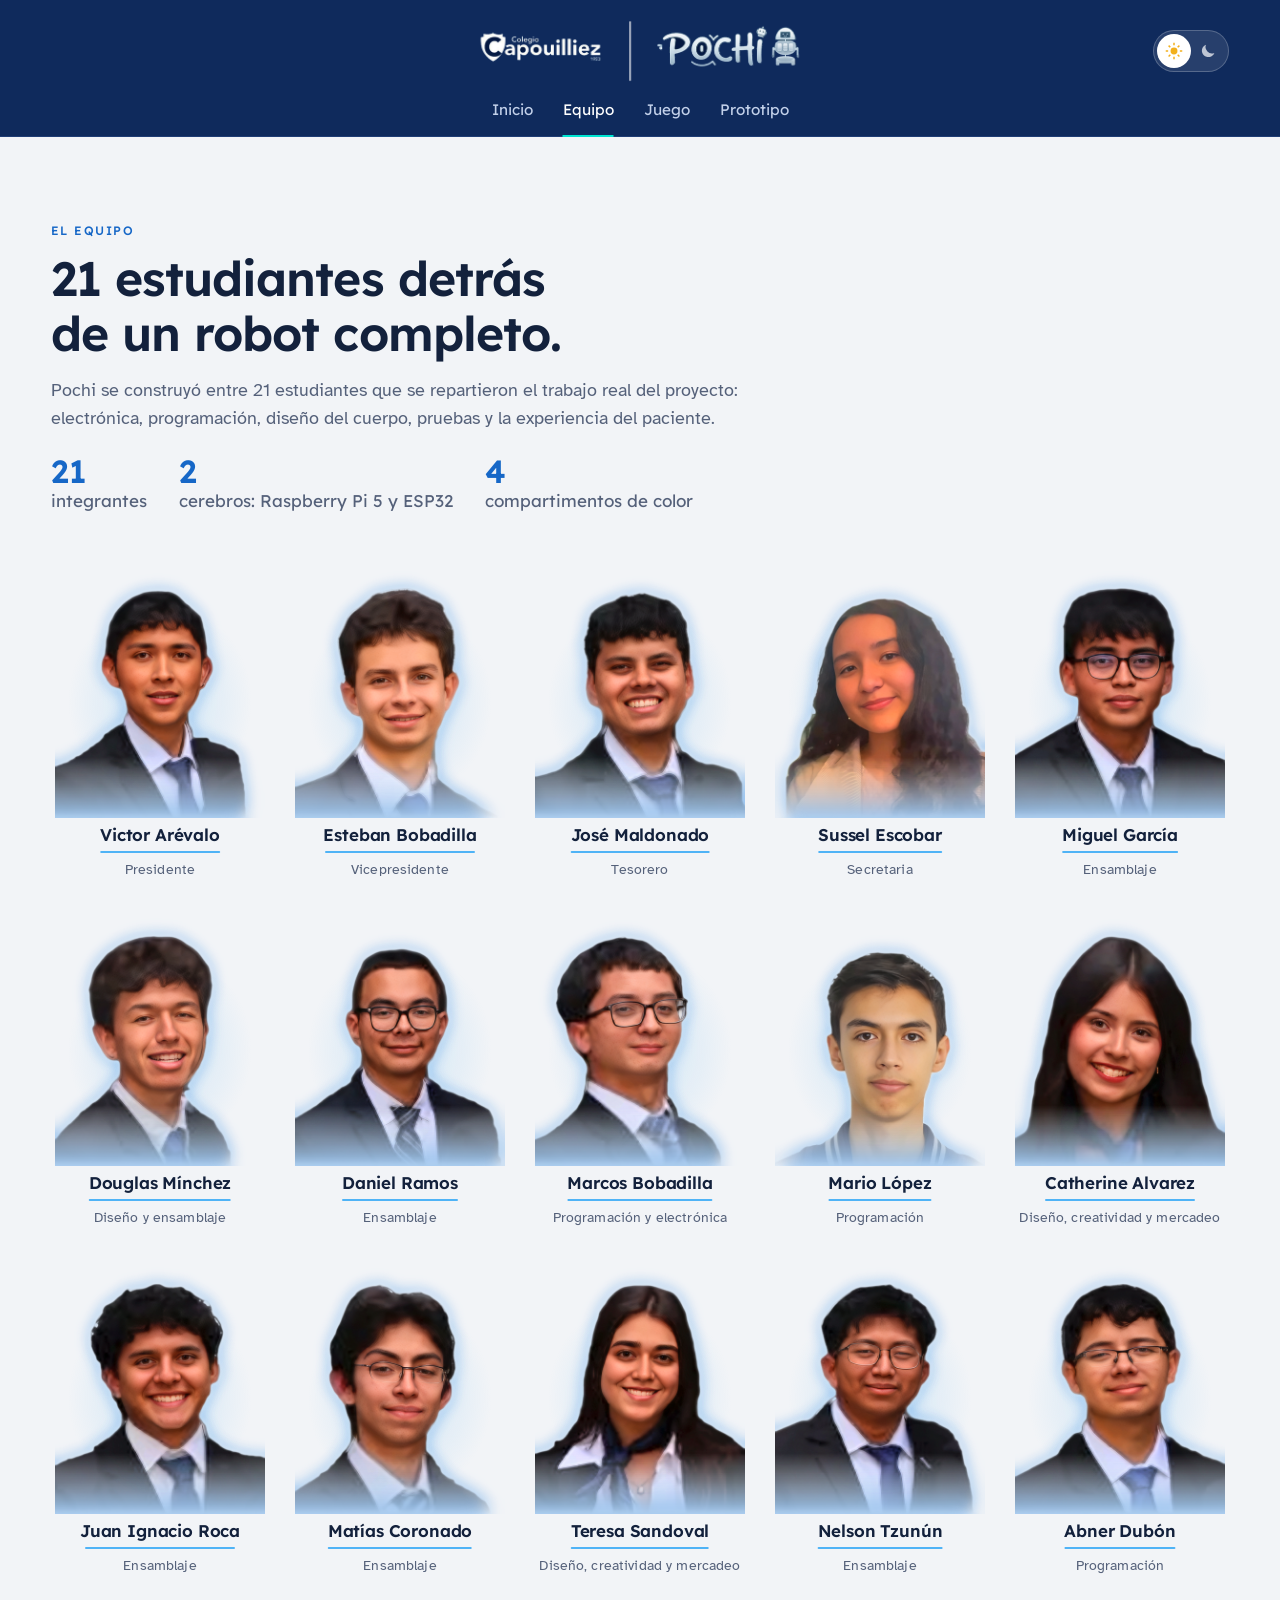
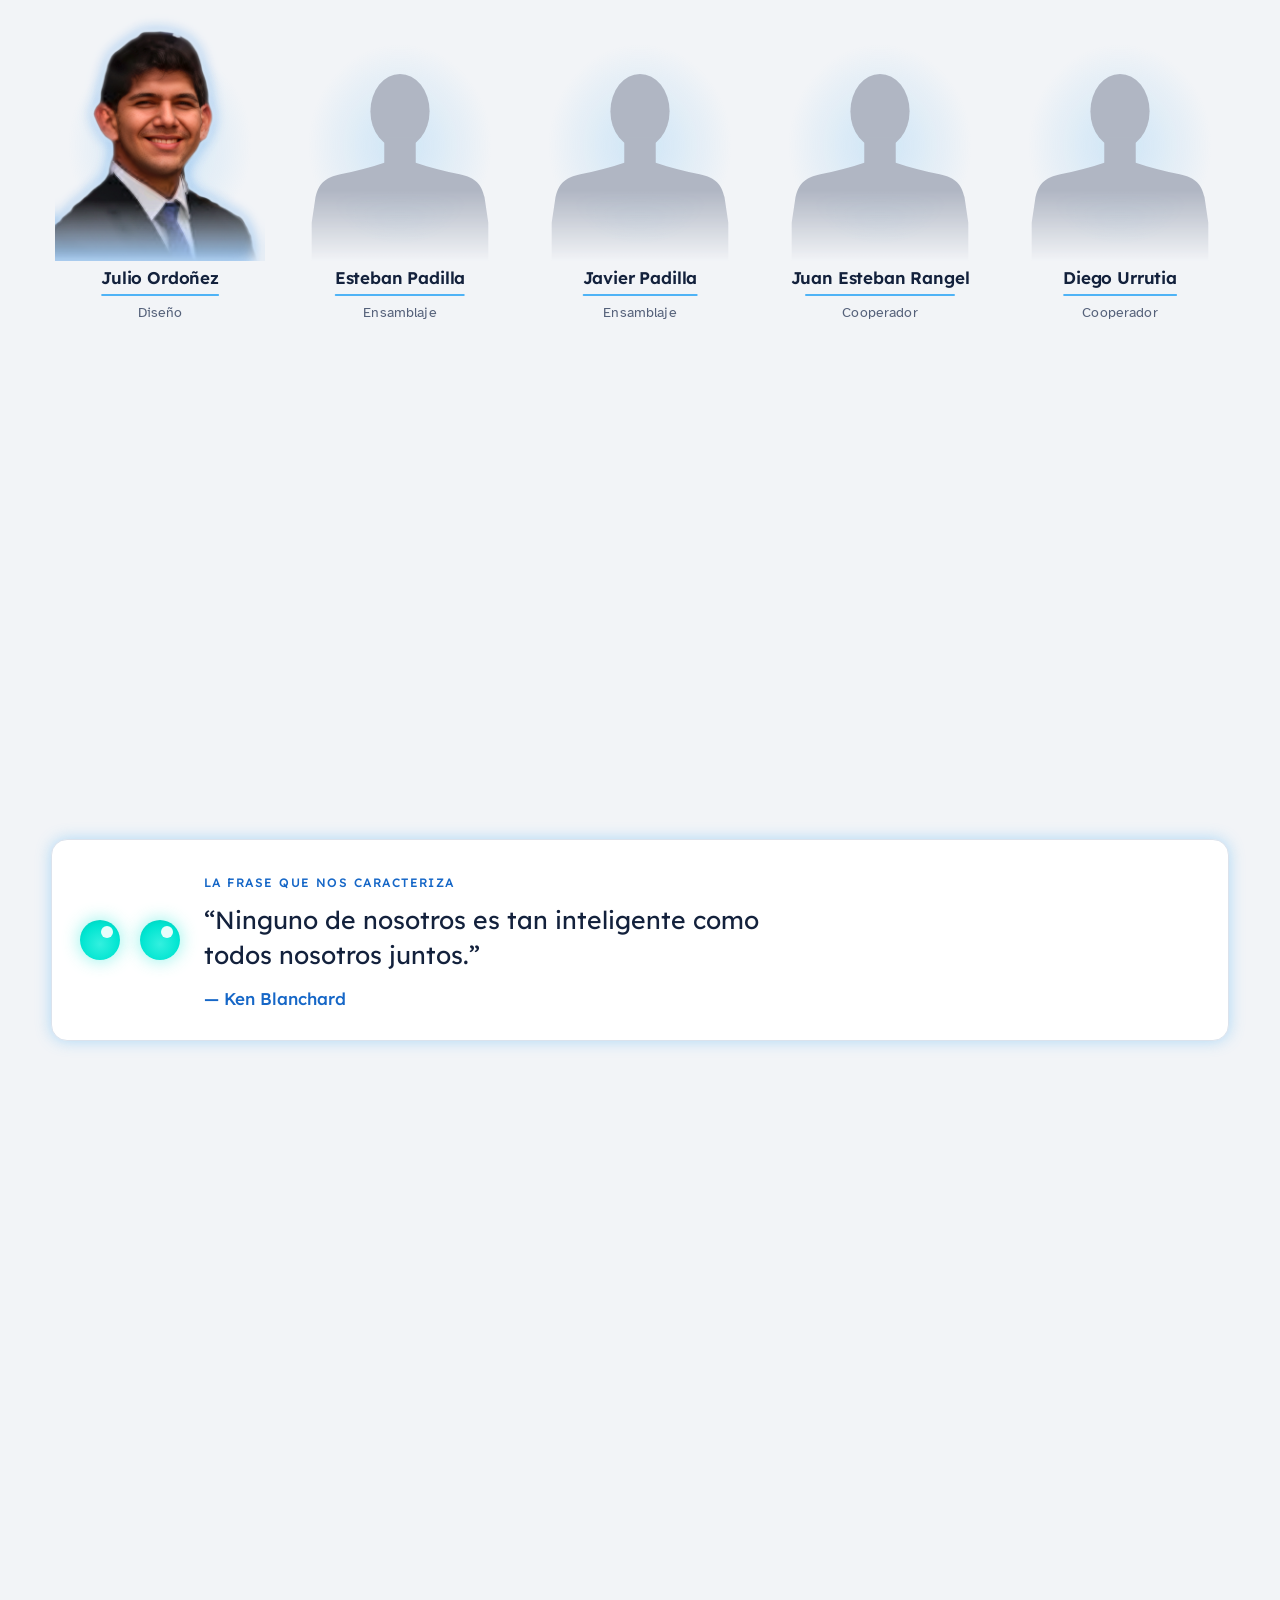
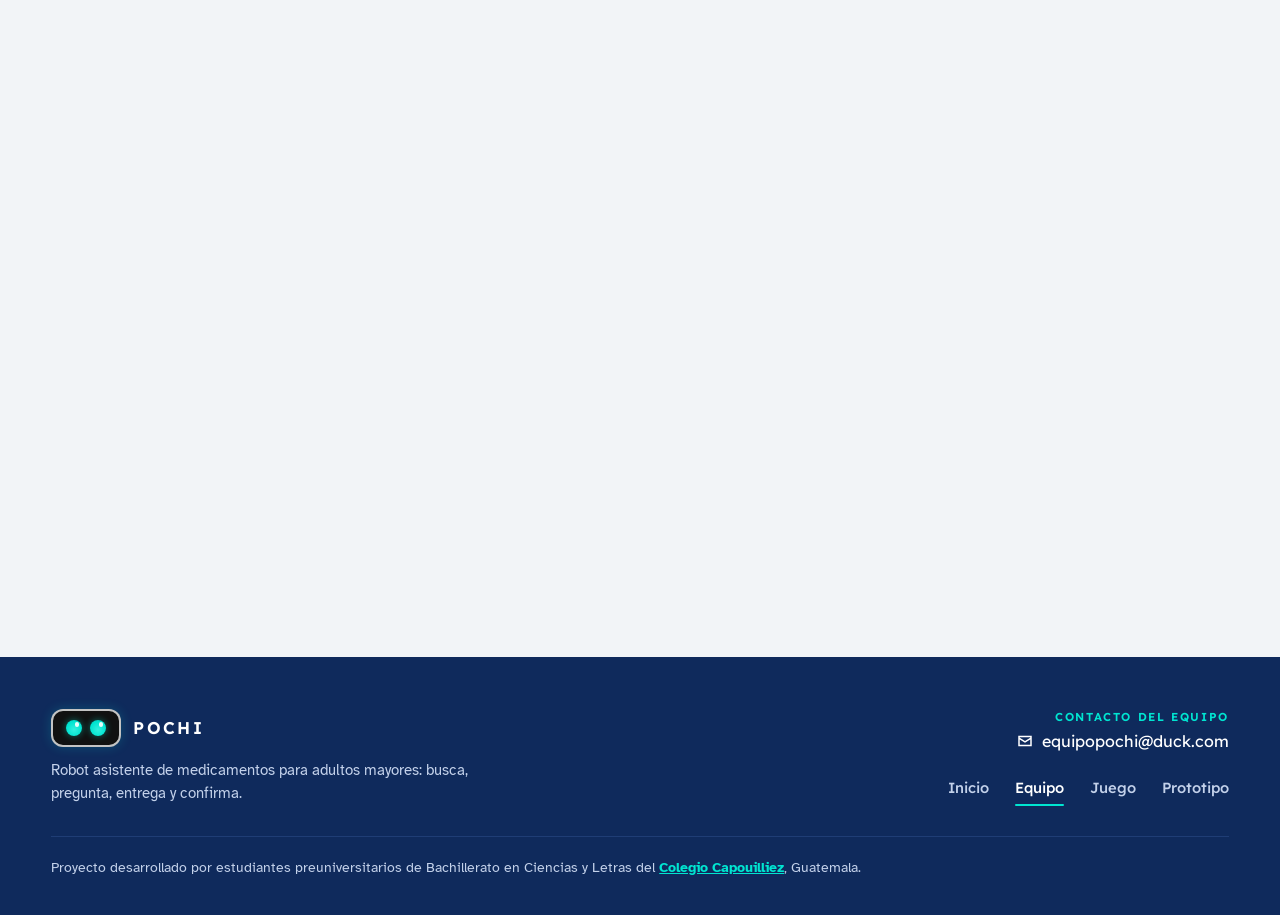
<file: equipo.html>
<!doctype html>
<html lang="es">
<head>
<meta charset="utf-8">
<meta name="viewport" content="width=device-width, initial-scale=1, viewport-fit=cover">
<meta name="claude:viewport-fit-sides" content="cover">
<title>Equipo — Pochi</title>
<script>
/* Modo sol/luna guardado: se aplica antes de pintar para que no parpadee. */
(function(){ var m = 'sol'; try{ m = localStorage.getItem('pochi_modo') || 'sol'; }catch(e){}
  document.documentElement.setAttribute('data-modo', m === 'luna' ? 'luna' : 'sol');
  document.documentElement.classList.add('js'); })();
</script>
<meta name="description" content="El equipo de estudiantes detrás de Pochi.">
<meta name="theme-color" content="#0f2a5c">
<link rel="icon" href="Recursos/favicon.svg" type="image/svg+xml">
<link rel="icon" href="Recursos/favicon.ico" sizes="48x48">
<link rel="apple-touch-icon" href="Recursos/apple-touch-icon.png">
<link rel="manifest" href="Recursos/site.webmanifest">
<meta name="apple-mobile-web-app-title" content="Pochi">
<link rel="preconnect" href="https://fonts.googleapis.com">
<link rel="preconnect" href="https://fonts.gstatic.com" crossorigin>
<link rel="stylesheet" href="https://fonts.googleapis.com/css2?family=Atkinson+Hyperlegible:ital,wght@0,400;0,700;1,400&family=JetBrains+Mono:wght@500;700&family=Lexend:wght@400;500;600;700&display=swap">
<link rel="stylesheet" href="css/comun.css">
<link rel="stylesheet" href="css/equipo.css">
</head>
<body>

<header class="site">
  <div class="nav-row">
    <a href="index.html#intro" class="brand" data-intro aria-label="Inicio: Colegio Capouilliez y Pochi">
      <img src="Recursos/logo_header.png" alt="Colegio Capouilliez | Pochi" width="663" height="128">
    </a>
    <nav class="links" id="navLinks" aria-label="Principal"><a href="index.html">Inicio</a><a href="equipo.html" aria-current="page">Equipo</a><a href="juego.html">Juego</a><a href="prototipo.html">Prototipo</a></nav>
    <div class="nav-tools">
      <button class="mode-toggle" id="modeToggle" type="button" aria-pressed="false" aria-label="Cambiar a modo luna" title="Cambiar a modo luna">
        <span class="knob" aria-hidden="true"></span>
        <span class="ico sun" aria-hidden="true"><svg viewBox="0 0 24 24"><circle cx="12" cy="12" r="4.6"/><path d="M11 1h2v3.2h-2zM11 19.8h2V23h-2zM1 11h3.2v2H1zM19.8 11H23v2h-3.2zM4.1 5.5l1.4-1.4 2.3 2.3-1.4 1.4zM16.2 17.6l1.4-1.4 2.3 2.3-1.4 1.4zM4.1 18.5l2.3-2.3 1.4 1.4-2.3 2.3zM16.2 6.4l2.3-2.3 1.4 1.4-2.3 2.3z"/></svg></span>
        <span class="ico moon" aria-hidden="true"><svg viewBox="0 0 24 24"><path d="M20.5 14.6A8.5 8.5 0 0 1 9.4 3.5a8.6 8.6 0 1 0 11.1 11.1z"/></svg></span>
      </button>
      <button class="nav-toggle" id="navToggle" type="button" aria-expanded="false" aria-controls="navLinks" aria-label="Abrir menú"><span></span><span></span><span></span></button>
    </div>
  </div>
</header>
<main id="contenido">
<div class="wrap">
  <section class="page-head">
    <div class="reveal">
      <span class="eyebrow">El equipo</span>
      <h1>21 estudiantes detrás de un robot completo.</h1>
      <p class="lead">Pochi se construyó entre 21 estudiantes que se repartieron el trabajo real del proyecto: electrónica, programación, diseño del cuerpo, pruebas y la experiencia del paciente.</p>
      <div class="team-stats"><span><b>21</b>integrantes</span><span><b>2</b>cerebros: Raspberry Pi 5 y ESP32</span><span><b>4</b>compartimentos de color</span></div>
    </div>
  </section>

  <section class="section tight" style="padding-top:0" aria-label="Integrantes">
    <div class="team-grid"><article class="member reveal"><figure class="m-photo"><img src="Recursos/fotos/victor_arevalo.png" alt="Foto de Victor Arévalo" width="440" height="528" loading="lazy"></figure><h3 class="member-name">Victor Arévalo</h3><span class="member-role">Presidente</span></article><article class="member reveal"><figure class="m-photo"><img src="Recursos/fotos/esteban_bobadilla.png" alt="Foto de Esteban Bobadilla" width="440" height="528" loading="lazy"></figure><h3 class="member-name">Esteban Bobadilla</h3><span class="member-role">Vicepresidente</span></article><article class="member reveal"><figure class="m-photo"><img src="Recursos/fotos/jose_maldonado.png" alt="Foto de José Maldonado" width="440" height="528" loading="lazy"></figure><h3 class="member-name">José Maldonado</h3><span class="member-role">Tesorero</span></article><article class="member reveal"><figure class="m-photo"><img src="Recursos/fotos/sussel_escobar.png" alt="Foto de Sussel Escobar" width="440" height="528" loading="lazy"></figure><h3 class="member-name">Sussel Escobar</h3><span class="member-role">Secretaria</span></article><article class="member reveal"><figure class="m-photo"><img src="Recursos/fotos/miguel_garcia.png" alt="Foto de Miguel García" width="440" height="528" loading="lazy"></figure><h3 class="member-name">Miguel García</h3><span class="member-role">Ensamblaje</span></article><article class="member reveal"><figure class="m-photo"><img src="Recursos/fotos/douglas_minchez.png" alt="Foto de Douglas Mínchez" width="440" height="528" loading="lazy"></figure><h3 class="member-name">Douglas Mínchez</h3><span class="member-role">Diseño y ensamblaje</span></article><article class="member reveal"><figure class="m-photo"><img src="Recursos/fotos/daniel_ramos.png" alt="Foto de Daniel Ramos" width="440" height="528" loading="lazy"></figure><h3 class="member-name">Daniel Ramos</h3><span class="member-role">Ensamblaje</span></article><article class="member reveal"><figure class="m-photo"><img src="Recursos/fotos/marcos_bobadilla.png" alt="Foto de Marcos Bobadilla" width="440" height="528" loading="lazy"></figure><h3 class="member-name">Marcos Bobadilla</h3><span class="member-role">Programación y electrónica</span></article><article class="member reveal"><figure class="m-photo"><img src="Recursos/fotos/mario_lopez.png" alt="Foto de Mario López" width="440" height="528" loading="lazy"></figure><h3 class="member-name">Mario López</h3><span class="member-role">Programación</span></article><article class="member reveal"><figure class="m-photo"><img src="Recursos/fotos/catherine_alvarez.png" alt="Foto de Catherine Alvarez" width="440" height="528" loading="lazy"></figure><h3 class="member-name">Catherine Alvarez</h3><span class="member-role">Diseño, creatividad y mercadeo</span></article><article class="member reveal"><figure class="m-photo"><img src="Recursos/fotos/juan_ignacio_roca.png" alt="Foto de Juan Ignacio Roca" width="440" height="528" loading="lazy"></figure><h3 class="member-name">Juan Ignacio Roca</h3><span class="member-role">Ensamblaje</span></article><article class="member reveal"><figure class="m-photo"><img src="Recursos/fotos/matias_coronado.png" alt="Foto de Matías Coronado" width="440" height="528" loading="lazy"></figure><h3 class="member-name">Matías Coronado</h3><span class="member-role">Ensamblaje</span></article><article class="member reveal"><figure class="m-photo"><img src="Recursos/fotos/teresa_sandoval.png" alt="Foto de Teresa Sandoval" width="440" height="528" loading="lazy"></figure><h3 class="member-name">Teresa Sandoval</h3><span class="member-role">Diseño, creatividad y mercadeo</span></article><article class="member reveal"><figure class="m-photo"><img src="Recursos/fotos/nelson_tzunun.png" alt="Foto de Nelson Tzunún" width="440" height="528" loading="lazy"></figure><h3 class="member-name">Nelson Tzunún</h3><span class="member-role">Ensamblaje</span></article><article class="member reveal"><figure class="m-photo"><img src="Recursos/fotos/abner_dubon.png" alt="Foto de Abner Dubón" width="440" height="528" loading="lazy"></figure><h3 class="member-name">Abner Dubón</h3><span class="member-role">Programación</span></article><article class="member reveal"><figure class="m-photo"><img src="Recursos/fotos/julio_ordonez.png" alt="Foto de Julio Ordoñez" width="440" height="528" loading="lazy"></figure><h3 class="member-name">Julio Ordoñez</h3><span class="member-role">Diseño</span></article><article class="member reveal"><figure class="m-photo m-sil"><svg viewBox="0 0 440 528" aria-hidden="true"><defs><linearGradient id="sf1" x1="0" y1="0" x2="0" y2="1"><stop offset=".72" stop-color="#fff"/><stop offset="1" stop-color="#fff" stop-opacity="0"/></linearGradient><mask id="sm1"><rect width="440" height="528" fill="url(#sf1)"/></mask></defs><g mask="url(#sm1)"><ellipse cx="220" cy="214" rx="62" ry="78"/><path d="M187 270H253V322C283 332 315 340 345 346C379 353 391 368 397 394L405 448V528H35V448L43 394C49 368 61 353 95 346C125 340 157 332 187 322Z"/></g></svg></figure><h3 class="member-name">Esteban Padilla</h3><span class="member-role">Ensamblaje</span></article><article class="member reveal"><figure class="m-photo m-sil"><svg viewBox="0 0 440 528" aria-hidden="true"><defs><linearGradient id="sf2" x1="0" y1="0" x2="0" y2="1"><stop offset=".72" stop-color="#fff"/><stop offset="1" stop-color="#fff" stop-opacity="0"/></linearGradient><mask id="sm2"><rect width="440" height="528" fill="url(#sf2)"/></mask></defs><g mask="url(#sm2)"><ellipse cx="220" cy="214" rx="62" ry="78"/><path d="M187 270H253V322C283 332 315 340 345 346C379 353 391 368 397 394L405 448V528H35V448L43 394C49 368 61 353 95 346C125 340 157 332 187 322Z"/></g></svg></figure><h3 class="member-name">Javier Padilla</h3><span class="member-role">Ensamblaje</span></article><article class="member reveal"><figure class="m-photo m-sil"><svg viewBox="0 0 440 528" aria-hidden="true"><defs><linearGradient id="sf3" x1="0" y1="0" x2="0" y2="1"><stop offset=".72" stop-color="#fff"/><stop offset="1" stop-color="#fff" stop-opacity="0"/></linearGradient><mask id="sm3"><rect width="440" height="528" fill="url(#sf3)"/></mask></defs><g mask="url(#sm3)"><ellipse cx="220" cy="214" rx="62" ry="78"/><path d="M187 270H253V322C283 332 315 340 345 346C379 353 391 368 397 394L405 448V528H35V448L43 394C49 368 61 353 95 346C125 340 157 332 187 322Z"/></g></svg></figure><h3 class="member-name">Juan Esteban Rangel</h3><span class="member-role">Cooperador</span></article><article class="member reveal"><figure class="m-photo m-sil"><svg viewBox="0 0 440 528" aria-hidden="true"><defs><linearGradient id="sf4" x1="0" y1="0" x2="0" y2="1"><stop offset=".72" stop-color="#fff"/><stop offset="1" stop-color="#fff" stop-opacity="0"/></linearGradient><mask id="sm4"><rect width="440" height="528" fill="url(#sf4)"/></mask></defs><g mask="url(#sm4)"><ellipse cx="220" cy="214" rx="62" ry="78"/><path d="M187 270H253V322C283 332 315 340 345 346C379 353 391 368 397 394L405 448V528H35V448L43 394C49 368 61 353 95 346C125 340 157 332 187 322Z"/></g></svg></figure><h3 class="member-name">Diego Urrutia</h3><span class="member-role">Cooperador</span></article><article class="member reveal"><figure class="m-photo m-sil"><svg viewBox="0 0 440 528" aria-hidden="true"><defs><linearGradient id="sf5" x1="0" y1="0" x2="0" y2="1"><stop offset=".72" stop-color="#fff"/><stop offset="1" stop-color="#fff" stop-opacity="0"/></linearGradient><mask id="sm5"><rect width="440" height="528" fill="url(#sf5)"/></mask></defs><g mask="url(#sm5)"><ellipse cx="220" cy="214" rx="62" ry="78"/><path d="M187 270H253V322C283 332 315 340 345 346C379 353 391 368 397 394L405 448V528H35V448L43 394C49 368 61 353 95 346C125 340 157 332 187 322Z"/></g></svg></figure><h3 class="member-name">Luis Tzul</h3><span class="member-role">Cooperador</span></article></div>
  </section>

  <section class="section tight" aria-labelledby="t-por-que">
    <div class="card pad why reveal">
      <span class="eyes eyes-md"><span class="eye"><i></i></span><span class="eye"><i></i></span></span>
      <figure class="quote">
        <span class="eyebrow" id="t-por-que">La frase que nos caracteriza</span>
        <blockquote>“Ninguno de nosotros es tan inteligente como todos nosotros juntos.”</blockquote>
        <figcaption>— Ken Blanchard</figcaption>
      </figure>
    </div>
  </section>

    <section class="section tight" aria-labelledby="t-colegio">
    <div class="school-feature reveal">
      <div class="sf-top">
        <span class="sf-kicker">Hecho en Guatemala</span>
        <img src="Recursos/logo_header.png" alt="Colegio Capouilliez | Pochi" width="663" height="128" loading="lazy">
      </div>
      <h2 id="t-colegio">Desarrollado por estudiantes de Bachillerato en Ciencias y Letras del <span>Colegio Capouilliez</span></h2>
      <div class="sf-bottom">
        <p>Somos estudiantes preuniversitarios. Pochi nació en las aulas del colegio: un proyecto de ingeniería real, diseñado, construido y programado por nosotros.</p>
        <a class="btn btn-light" href="https://www.capouilliez.edu.gt" target="_blank" rel="noopener">Visitar el sitio del colegio <svg viewBox="0 0 24 24" aria-hidden="true"><path d="M13.2 5.3 19.9 12l-6.7 6.7-1.4-1.4 4.3-4.3H4v-2h12.1l-4.3-4.3z"/></svg></a>
      </div>
    </div>
  </section>

  <section class="section tight" aria-label="Más sobre Pochi">
    <div class="next-grid"><a class="card next-card reveal" href="index.html"><span class="kicker">Inicio</span><h3>Qué es Pochi</h3><p>El resumen del proyecto en un minuto.</p><span class="go">Ir al inicio →</span></a><a class="card next-card reveal" href="prototipo.html"><span class="kicker">Prototipo</span><h3>Cómo está construido</h3><p>Arquitectura, hardware, la interfaz real y los videos técnicos.</p><span class="go">Ver el prototipo →</span></a><a class="card next-card reveal" href="juego.html"><span class="kicker">Juego</span><h3>El reto completo: 5 laberintos</h3><p>Más grandes, más engañosos y con niebla en los últimos niveles.</p><span class="go">Jugar →</span></a></div>
  </section>
</div>
</main>
<footer class="site-foot">
  <div class="foot-inner">
    <div class="foot-brand">
      <div class="row"><span class="eye-screen"><span class="eyes eyes-sm"><span class="eye"><i></i></span><span class="eye"><i></i></span></span></span>POCHI</div>
      <p>Robot asistente de medicamentos para adultos mayores: busca, pregunta, entrega y confirma.</p>
    </div>
    <div class="foot-side">
      <div class="foot-contact"><span class="foot-label">Contacto del equipo</span><a class="foot-mail copy-mail" href="mailto:equipopochi@duck.com" data-copy="equipopochi@duck.com" title="Clic para copiar el correo"><svg viewBox="0 0 24 24" aria-hidden="true"><path d="M3 5h18v14H3zm2 2v.5l7 4.5 7-4.5V7zm0 2.9V17h14V9.9l-7 4.5z"/></svg><span>equipopochi@duck.com</span></a></div>
      <nav class="foot-links" aria-label="Pie de página"><a href="index.html">Inicio</a><a href="equipo.html" aria-current="page">Equipo</a><a href="juego.html">Juego</a><a href="prototipo.html">Prototipo</a></nav>
    </div>
    <p class="foot-school">Proyecto desarrollado por estudiantes preuniversitarios de Bachillerato en Ciencias y Letras del <a href="https://www.capouilliez.edu.gt" target="_blank" rel="noopener">Colegio Capouilliez</a>, Guatemala.</p>
  </div>
</footer>
<script>
/* ==================================================================
   JS común de todas las páginas: modo sol/luna, menú móvil, header
   que se encoge al bajar, botones que marcan el clic,
   efecto de escala al hacer scroll y reproductores de video.
   ================================================================== */
(function(){
  'use strict';
  var reduceMotion = !!(window.matchMedia && window.matchMedia('(prefers-reduced-motion: reduce)').matches);

  /* ---------- modo sol / luna ----------
     El modo se aplica antes de pintar (script en <head>); aquí solo se
     cambia y se guarda para que se mantenga en todas las páginas. */
  var modeBtn = document.getElementById('modeToggle');
  function paintModeBtn(){
    if(!modeBtn){ return; }
    var luna = document.documentElement.getAttribute('data-modo') === 'luna';
    modeBtn.setAttribute('aria-pressed', luna ? 'true' : 'false');
    modeBtn.setAttribute('aria-label', luna ? 'Modo luna activo. Cambiar a modo sol' : 'Modo sol activo. Cambiar a modo luna');
    modeBtn.setAttribute('title', luna ? 'Cambiar a modo sol' : 'Cambiar a modo luna');
  }
  if(modeBtn){
    paintModeBtn();
    modeBtn.addEventListener('click', function(){
      var luna = document.documentElement.getAttribute('data-modo') !== 'luna';
      document.documentElement.setAttribute('data-modo', luna ? 'luna' : 'sol');
      try{ localStorage.setItem('pochi_modo', luna ? 'luna' : 'sol'); }catch(e){}
      paintModeBtn();
    });
  }

  /* ---------- correo del equipo: clic = copiar al portapapeles ----------
     Copia la dirección para pegarla donde se quiera y muestra
     "Copiado en portapapeles" abajo, al centro de la pantalla. */
  var toast = null, toastT = 0;
  function showToast(el, txt){
    if(!toast){
      toast = document.createElement('div');
      toast.className = 'copy-toast';
      toast.setAttribute('role', 'status');
      toast.setAttribute('aria-live', 'polite');
      document.body.appendChild(toast);
    }
    toast.innerHTML = '<svg viewBox="0 0 24 24" aria-hidden="true"><path d="M9.5 16.2 5.3 12l-1.4 1.4 5.6 5.6L20.1 8.4 18.7 7z"/></svg><span>' + txt + '</span>';
    toast.classList.remove('show');
    void toast.offsetWidth;
    toast.classList.add('show');
    el.classList.add('copied');
    clearTimeout(toastT);
    toastT = setTimeout(function(){ toast.classList.remove('show'); el.classList.remove('copied'); }, 2200);
  }
  function copyText(txt){
    if(navigator.clipboard && window.isSecureContext){
      return navigator.clipboard.writeText(txt).then(function(){ return true; }, function(){ return legacyCopy(txt); });
    }
    return Promise.resolve(legacyCopy(txt));
  }
  function legacyCopy(txt){
    var ta = document.createElement('textarea');
    ta.value = txt; ta.setAttribute('readonly', '');
    ta.style.cssText = 'position:fixed;top:0;left:0;opacity:0;pointer-events:none';
    document.body.appendChild(ta); ta.select();
    var ok = false; try{ ok = document.execCommand('copy'); }catch(e){}
    document.body.removeChild(ta);
    return ok;
  }
  document.addEventListener('click', function(e){
    var a = e.target.closest ? e.target.closest('[data-copy]') : null;
    if(!a){ return; }
    e.preventDefault();
    var txt = a.getAttribute('data-copy');
    copyText(txt).then(function(ok){
      showToast(a, ok ? 'Copiado en portapapeles' : 'Copia: ' + txt);
    });
  });
  /* ---------- botones: el clic deja marcado el color un momento ---------- */
  document.addEventListener('click', function(e){
    var b = e.target.closest ? e.target.closest('.btn') : null;
    if(!b){ return; }
    b.classList.add('pressed');
    setTimeout(function(){ b.classList.remove('pressed'); }, 450);
  }, true);

  /* ---------- menú móvil ---------- */
  var toggle = document.getElementById('navToggle');
  var links = document.getElementById('navLinks');
  function closeMenu(){
    if(links){ links.classList.remove('open'); }
    if(toggle){ toggle.setAttribute('aria-expanded','false'); }
  }
  if(toggle && links){
    toggle.addEventListener('click', function(){
      var open = links.classList.toggle('open');
      toggle.setAttribute('aria-expanded', open ? 'true' : 'false');
    });
    document.addEventListener('keydown', function(e){ if(e.key === 'Escape'){ closeMenu(); } });
  }

  /* ---------- header: grande arriba, se encoge al bajar ---------- */
  var hdr = document.querySelector('header.site');
  if(hdr){
    var setHdr = function(){
      var y = window.pageYOffset || 0;
      if(y > 24){ hdr.classList.add('compact'); } else if(y < 8){ hdr.classList.remove('compact'); }
    };
    window.addEventListener('scroll', setHdr, { passive:true });
    setHdr();
  }

  /* ---------- logo del header ----------
     Lleva al inicio y reproduce la pantalla de carga de los ojos.
     Los demás enlaces navegan normal, sin animación. */
  document.addEventListener('click', function(e){
    if(e.defaultPrevented || e.button !== 0 || e.metaKey || e.ctrlKey || e.shiftKey || e.altKey){ return; }
    var a = e.target.closest ? e.target.closest('a[data-intro]') : null;
    if(!a){ return; }
    closeMenu();
    if(typeof window.pochiIntro === 'function'){
      e.preventDefault();
      window.pochiIntro(); // ya estamos en el inicio: se reproduce aquí mismo
    } else {
      try{ sessionStorage.setItem('pochi_intro','1'); }catch(err){}
    }
  });

  /* ---------- animación al hacer scroll ----------
     Cada bloque .reveal aparece deslizándose hacia arriba al entrar en
     la pantalla. Los que entran juntos salen uno tras otro. Si un
     bloque vuelve a quedar por debajo de la pantalla, se "rearma" para
     repetir la animación la próxima vez que se baje. */
  var root = document.documentElement;
  function startReveal(){
    var items = [].slice.call(document.querySelectorAll('.reveal'));
    if(!items.length){ return; }
    if(!('IntersectionObserver' in window)){
      items.forEach(function(el){ el.classList.add('in'); });
      return;
    }
    /* de dónde entra cada bloque: los títulos desde la izquierda, lo que
       ocupa media pantalla desde su lado, la línea del colegio desde
       arriba y lo ancho desde abajo. Se puede forzar con data-from. */
    var vw = window.innerWidth || 1;
    items.forEach(function(el){
      if(el.hasAttribute('data-from')){ return; }
      var r = el.getBoundingClientRect(), from = 'bottom';
      if(el.querySelector('.eyebrow, h1') && !el.classList.contains('card')){ from = 'left'; }
      else if(el.classList.contains('school') || el.classList.contains('team-cta')){ from = 'top'; }
      else if(r.width > 0 && r.width < vw * 0.6){ from = (r.left + r.width / 2) < vw / 2 ? 'left' : 'right'; }
      el.setAttribute('data-from', from);
    });
    var io = new IntersectionObserver(function(entries){
      var entering = [];
      entries.forEach(function(en){
        if(en.isIntersecting){ entering.push(en); }
        else if(en.boundingClientRect.top > (en.rootBounds ? en.rootBounds.bottom : window.innerHeight)){
          en.target.classList.remove('in'); // quedó abajo: se repetirá al volver
        }
      });
      entering.sort(function(x, y){ return (x.boundingClientRect.top - y.boundingClientRect.top) || (x.boundingClientRect.left - y.boundingClientRect.left); });
      entering.forEach(function(en, i){
        if(en.target.classList.contains('in')){ return; }
        en.target.style.setProperty('--rd', Math.min(i * 0.12, 0.6).toFixed(2) + 's');
        en.target.classList.add('in');
      });
    }, { threshold:0.08, rootMargin:'0px 0px -6% 0px' });
    items.forEach(function(el){ io.observe(el); });
  }
  if(root.classList.contains('play-intro')){
    window.addEventListener('pochi:intro-fin', startReveal, { once:true });
  } else {
    startReveal();
  }

  /* ---------- reproductores de video (azul y blanco) ----------
     <div class="player" data-src="Recursos/video.mp4" data-title="..."></div>
     Controles: reproducir, barra de avance, tiempo, volumen, velocidad y
     pantalla completa. En pantalla completa hay un botón "Salir" siempre a la
     mano (también Esc). En iPhone, donde el navegador no deja poner en pantalla
     completa la página, el video se amplía a toda la pantalla dentro de la web,
     con los mismos controles y el mismo botón para salir.
     Si el archivo todavía no está en Recursos/, se muestra cuál falta. */
  var ICON_PLAY = '<svg class="i-play" viewBox="0 0 24 24" aria-hidden="true"><path d="M8 5.5v13l11-6.5z"/></svg>';
  var ICON_PAUSE = '<svg class="i-pause" viewBox="0 0 24 24" aria-hidden="true"><path d="M7 5h4v14H7zM13 5h4v14h-4z"/></svg>';
  var ICON_FULL = '<svg class="i-full" viewBox="0 0 24 24" aria-hidden="true"><path d="M4 9V4h5v2H6v3zm10-5h6v5h-2V6h-4zM4 15h2v3h3v2H4zm14 3v-3h2v5h-5v-2z"/></svg>';
  var ICON_MIN = '<svg class="i-min" viewBox="0 0 24 24" aria-hidden="true"><path d="M7 4h2v5H4V7h3zm8 0h2v3h3v2h-5zM4 15h5v5H7v-3H4zm11 0h5v2h-3v3h-2z"/></svg>';
  var ICON_VOL = '<svg class="i-vol" viewBox="0 0 24 24" aria-hidden="true"><path d="M4 9h4l5-4v14l-5-4H4zm12.5 3a4.5 4.5 0 0 0-2.5-4v8a4.5 4.5 0 0 0 2.5-4zM14 3.2v2.1a7 7 0 0 1 0 13.4v2.1a9 9 0 0 0 0-17.6z"/></svg>';
  var ICON_MUTE = '<svg class="i-mute" viewBox="0 0 24 24" aria-hidden="true"><path d="M4 9h4l5-4v14l-5-4H4zm12.3.3 1.4-1.4L20 10.2l2.3-2.3 1.4 1.4-2.3 2.3 2.3 2.3-1.4 1.4-2.3-2.3-2.3 2.3-1.4-1.4 2.3-2.3z"/></svg>';
  var ICON_X = '<svg viewBox="0 0 24 24" aria-hidden="true"><path d="M6.4 5 12 10.6 17.6 5 19 6.4 13.4 12l5.6 5.6-1.4 1.4-5.6-5.6L6.4 19 5 17.6 10.6 12 5 6.4z"/></svg>';
  var SPEEDS = [0.5, 0.75, 1, 1.25, 1.5, 2];
  function fmt(s){ if(!isFinite(s)){ s = 0; } var m = Math.floor(s / 60), r = Math.floor(s % 60); return m + ':' + (r < 10 ? '0' : '') + r; }
  function spd(x){ return String(x).replace('.', ',') + 'x'; }
  // iPhone no permite cambiar el volumen desde la página (solo con los botones del teléfono)
  var CAN_VOL = (function(){ try{ var t = document.createElement('video'); t.volume = 0.5; return t.volume === 0.5; }catch(e){ return false; } })();
  var fsEl = function(){ return document.fullscreenElement || document.webkitFullscreenElement || null; };
  var fsOK = !!(document.fullscreenEnabled || document.webkitFullscreenEnabled);

  [].forEach.call(document.querySelectorAll('.player'), function(p){
    var src = p.getAttribute('data-src') || '';
    var poster = p.getAttribute('data-poster') || '';
    var title = p.getAttribute('data-title') || 'Video';
    var speedBtns = SPEEDS.map(function(s){
      return '<button type="button" role="menuitemradio" data-speed="' + s + '"' + (s === 1 ? ' class="on" aria-checked="true"' : ' aria-checked="false"') + '>' + (s === 1 ? 'Normal' : spd(s)) + '</button>';
    }).join('');
    p.innerHTML =
      '<video playsinline webkit-playsinline preload="metadata"></video>' +
      '<button class="p-big" type="button" aria-label="Reproducir: ' + title + '">' + ICON_PLAY + '</button>' +
      '<button class="p-close" type="button" aria-label="Salir de pantalla completa">' + ICON_X + '<span>Salir</span></button>' +
      '<div class="p-bar">' +
        '<button class="p-play" type="button" aria-label="Reproducir o pausar">' + ICON_PLAY + ICON_PAUSE + '</button>' +
        '<div class="p-track" role="slider" tabindex="0" aria-label="Progreso del video" aria-valuemin="0" aria-valuemax="100" aria-valuenow="0"><i></i></div>' +
        '<span class="p-time">0:00 / 0:00</span>' +
        '<div class="p-vol">' +
          '<button class="p-mute" type="button" aria-label="Silenciar">' + ICON_VOL + ICON_MUTE + '</button>' +
          (CAN_VOL ? '<input class="p-volr" type="range" min="0" max="1" step="0.05" value="1" aria-label="Volumen">' : '') +
        '</div>' +
        '<div class="p-speed">' +
          '<button class="p-spd" type="button" aria-haspopup="true" aria-expanded="false" aria-label="Velocidad de reproducción">1x</button>' +
        '</div>' +
        '<button class="p-full" type="button" aria-label="Pantalla completa">' + ICON_FULL + ICON_MIN + '</button>' +
      '</div>' +
      '<div class="p-menu" role="menu" aria-label="Velocidad de reproducción"><span>Velocidad</span><div>' + speedBtns + '</div></div>' +
      '<div class="p-missing"><div class="eyes eyes-md"><span class="eye"><i></i></span><span class="eye"><i></i></span></div>' +
        '<strong>' + title + '</strong><span>Video pendiente, va en:</span><code>' + (src || 'Recursos/…') + '</code></div>';

    var v = p.querySelector('video');
    var fill = p.querySelector('.p-track i');
    var track = p.querySelector('.p-track');
    var time = p.querySelector('.p-time');
    var muteBtn = p.querySelector('.p-mute');
    var volR = p.querySelector('.p-volr');
    var spdBtn = p.querySelector('.p-spd');
    var menu = p.querySelector('.p-menu');
    var fullBtn = p.querySelector('.p-full');
    var markMissing = function(){ p.classList.add('missing'); };

    if(!src){ markMissing(); return; }
    if(poster){ v.setAttribute('poster', poster); }
    var source = document.createElement('source');
    source.src = src;
    source.addEventListener('error', markMissing);
    v.addEventListener('error', markMissing);
    v.appendChild(source);

    /* controles visibles / ocultos mientras se reproduce */
    var idleT = 0;
    var wake = function(){
      p.classList.remove('idle');
      clearTimeout(idleT);
      idleT = setTimeout(function(){
        if(!v.paused && !menu.classList.contains('open')){ p.classList.add('idle'); }
      }, 2600);
    };
    var tapIdle = false;   // ¿los controles estaban ocultos al tocar la pantalla?
    p.addEventListener('mousemove', wake);
    p.addEventListener('touchstart', function(){ tapIdle = p.classList.contains('idle'); wake(); }, { passive:true });
    p.addEventListener('keydown', wake);
    p.addEventListener('mouseleave', function(){ if(!v.paused && !p.classList.contains('is-fs')){ clearTimeout(idleT); p.classList.add('idle'); } });

    var play = function(){ var pr = v.play(); if(pr && pr.catch){ pr.catch(function(){}); } };
    var toggle = function(){ if(v.paused){ play(); } else { v.pause(); } };
    p.querySelector('.p-big').addEventListener('click', toggle);
    p.querySelector('.p-play').addEventListener('click', toggle);
    var lastTouch = 0;
    v.addEventListener('touchend', function(){ lastTouch = Date.now(); }, { passive:true });
    v.addEventListener('click', function(){
      // en pantallas táctiles, si los controles estaban ocultos el toque solo los muestra
      if(Date.now() - lastTouch < 600 && tapIdle){ tapIdle = false; wake(); return; }
      toggle();
    });
    v.addEventListener('dblclick', function(){ setFull(!p.classList.contains('is-fs')); });
    v.addEventListener('play', function(){ p.classList.add('playing'); wake(); });
    v.addEventListener('pause', function(){ p.classList.remove('playing'); p.classList.remove('idle'); });
    v.addEventListener('ended', function(){ p.classList.remove('playing'); p.classList.remove('idle'); });
    var paint = function(){
      var pct = v.duration ? (v.currentTime / v.duration) * 100 : 0;
      fill.style.width = pct + '%';
      track.setAttribute('aria-valuenow', Math.round(pct));
      time.textContent = fmt(v.currentTime) + ' / ' + fmt(v.duration);
    };
    v.addEventListener('timeupdate', paint);
    v.addEventListener('loadedmetadata', paint);

    /* barra de avance: clic o arrastre (mouse y dedo) */
    var seekTo = function(x){
      var r = track.getBoundingClientRect();
      if(v.duration){ v.currentTime = Math.max(0, Math.min(1, (x - r.left) / r.width)) * v.duration; paint(); }
    };
    var dragging = false;
    track.addEventListener('pointerdown', function(e){ dragging = true; try{ track.setPointerCapture(e.pointerId); }catch(err){} seekTo(e.clientX); e.preventDefault(); });
    track.addEventListener('pointermove', function(e){ if(dragging){ seekTo(e.clientX); } });
    var endDrag = function(){ dragging = false; };
    track.addEventListener('pointerup', endDrag);
    track.addEventListener('pointercancel', endDrag);
    track.addEventListener('keydown', function(e){
      if(!v.duration){ return; }
      if(e.key === 'ArrowRight'){ v.currentTime = Math.min(v.duration, v.currentTime + 5); e.preventDefault(); }
      if(e.key === 'ArrowLeft'){ v.currentTime = Math.max(0, v.currentTime - 5); e.preventDefault(); }
    });

    /* volumen */
    var paintVol = function(){
      var off = v.muted || v.volume === 0;
      p.classList.toggle('muted', off);
      muteBtn.setAttribute('aria-label', off ? 'Activar sonido' : 'Silenciar');
      if(volR){ volR.value = off ? 0 : v.volume; volR.style.setProperty('--v', (off ? 0 : v.volume) * 100 + '%'); }
    };
    muteBtn.addEventListener('click', function(){
      if(v.muted || v.volume === 0){ v.muted = false; if(v.volume === 0){ v.volume = 1; } }
      else { v.muted = true; }
      paintVol();
    });
    if(volR){
      volR.addEventListener('input', function(){ v.volume = parseFloat(volR.value); v.muted = v.volume === 0; paintVol(); });
    }
    v.addEventListener('volumechange', paintVol);
    paintVol();

    /* velocidad */
    var closeMenu = function(){ menu.classList.remove('open'); p.classList.remove('menu-open'); spdBtn.setAttribute('aria-expanded', 'false'); };
    spdBtn.addEventListener('click', function(e){
      e.stopPropagation();
      var open = !menu.classList.contains('open');
      menu.classList.toggle('open', open);
      p.classList.toggle('menu-open', open);
      spdBtn.setAttribute('aria-expanded', open ? 'true' : 'false');
      wake();
    });
    [].forEach.call(menu.querySelectorAll('button'), function(b){
      b.addEventListener('click', function(e){
        e.stopPropagation();
        var s = parseFloat(b.getAttribute('data-speed'));
        v.playbackRate = s; v.defaultPlaybackRate = s;
        spdBtn.textContent = spd(s);
        p.classList.toggle('fast', s !== 1);
        [].forEach.call(menu.querySelectorAll('button'), function(o){ var on = o === b; o.classList.toggle('on', on); o.setAttribute('aria-checked', on ? 'true' : 'false'); });
        closeMenu(); wake();
      });
    });
    document.addEventListener('click', function(e){ if(!menu.contains(e.target) && e.target !== spdBtn){ closeMenu(); } });

    /* pantalla completa: real cuando el navegador lo permite; si no (iPhone),
       el video ocupa toda la pantalla dentro de la página. Siempre se puede salir. */
    var holder = null, pseudo = false, keepY = null;
    // al salir, la página vuelve exactamente al mismo punto donde estaba
    var restoreY = function(){
      if(keepY === null){ return; }
      var y = keepY; keepY = null;
      var go = function(){ try{ window.scrollTo({ top:y, left:0, behavior:'instant' }); }catch(e){ window.scrollTo(0, y); } };
      go(); requestAnimationFrame(go); setTimeout(go, 120); setTimeout(go, 350);
    };
    var mark = function(on){
      p.classList.toggle('is-fs', on);
      fullBtn.setAttribute('aria-label', on ? 'Salir de pantalla completa' : 'Pantalla completa');
      wake();
    };
    var enterPseudo = function(){
      var was = !v.paused;
      holder = document.createElement('div');
      holder.className = 'p-holder';
      holder.style.height = p.offsetHeight + 'px';
      p.parentNode.insertBefore(holder, p);
      document.body.appendChild(p);           // fuera de contenedores con animación
      p.classList.add('p-fs');
      document.documentElement.classList.add('p-lock');
      pseudo = true; mark(true);
      if(was && v.paused){ play(); }
      p.querySelector('.p-close').focus({ preventScroll:true });
    };
    var exitPseudo = function(){
      if(!pseudo){ return; }
      var was = !v.paused;
      p.classList.remove('p-fs');
      document.documentElement.classList.remove('p-lock');
      if(holder && holder.parentNode){ holder.parentNode.replaceChild(p, holder); }
      holder = null; pseudo = false; mark(false); restoreY();
      if(was && v.paused){ play(); }
    };
    var setFull = function(on){
      closeMenu();
      if(on){
        keepY = window.pageYOffset;
        if(fsOK && (p.requestFullscreen || p.webkitRequestFullscreen)){
          try{
            var r = (p.requestFullscreen || p.webkitRequestFullscreen).call(p);
            if(r && r.catch){ r.catch(enterPseudo); }
          }catch(err){ enterPseudo(); }
        } else { enterPseudo(); }
      } else {
        if(pseudo){ exitPseudo(); return; }
        if(fsEl()){
          try{ var x = (document.exitFullscreen || document.webkitExitFullscreen).call(document); if(x && x.catch){ x.catch(function(){}); } }catch(err){}
        }
        mark(false);
      }
    };
    fullBtn.addEventListener('click', function(){ setFull(!p.classList.contains('is-fs')); });
    p.querySelector('.p-close').addEventListener('click', function(){ setFull(false); });
    var onFs = function(){ if(!pseudo){ var on = fsEl() === p; mark(on); if(!on){ restoreY(); } } };
    document.addEventListener('fullscreenchange', onFs);
    document.addEventListener('webkitfullscreenchange', onFs);
    // si iOS abre su propio reproductor, al cerrarlo todo queda como estaba
    v.addEventListener('webkitendfullscreen', function(){ mark(false); restoreY(); });
    document.addEventListener('keydown', function(e){
      if(!pseudo){ return; }
      if(e.key === 'Escape'){ exitPseudo(); }
      else if(e.key === ' ' && e.target.tagName !== 'BUTTON' && e.target.tagName !== 'INPUT'){ toggle(); e.preventDefault(); }
    });
    // en el modo amplio de iPhone, la página de fondo no se desplaza
    p.addEventListener('touchmove', function(e){ if(pseudo && !track.contains(e.target) && e.target !== volR){ e.preventDefault(); } }, { passive:false });
    window.addEventListener('orientationchange', function(){ if(pseudo){ wake(); } });

    /* reproductores angostos (video vertical en teléfono): barra compacta */
    var fit = function(){ var w = p.clientWidth; p.classList.toggle('p-narrow', w < 360); p.classList.toggle('p-tiny', w < 250); };
    if(window.ResizeObserver){ new ResizeObserver(fit).observe(p); } else { window.addEventListener('resize', fit); }
    fit();
  });
})();

</script>

</body>
</html>
</file>
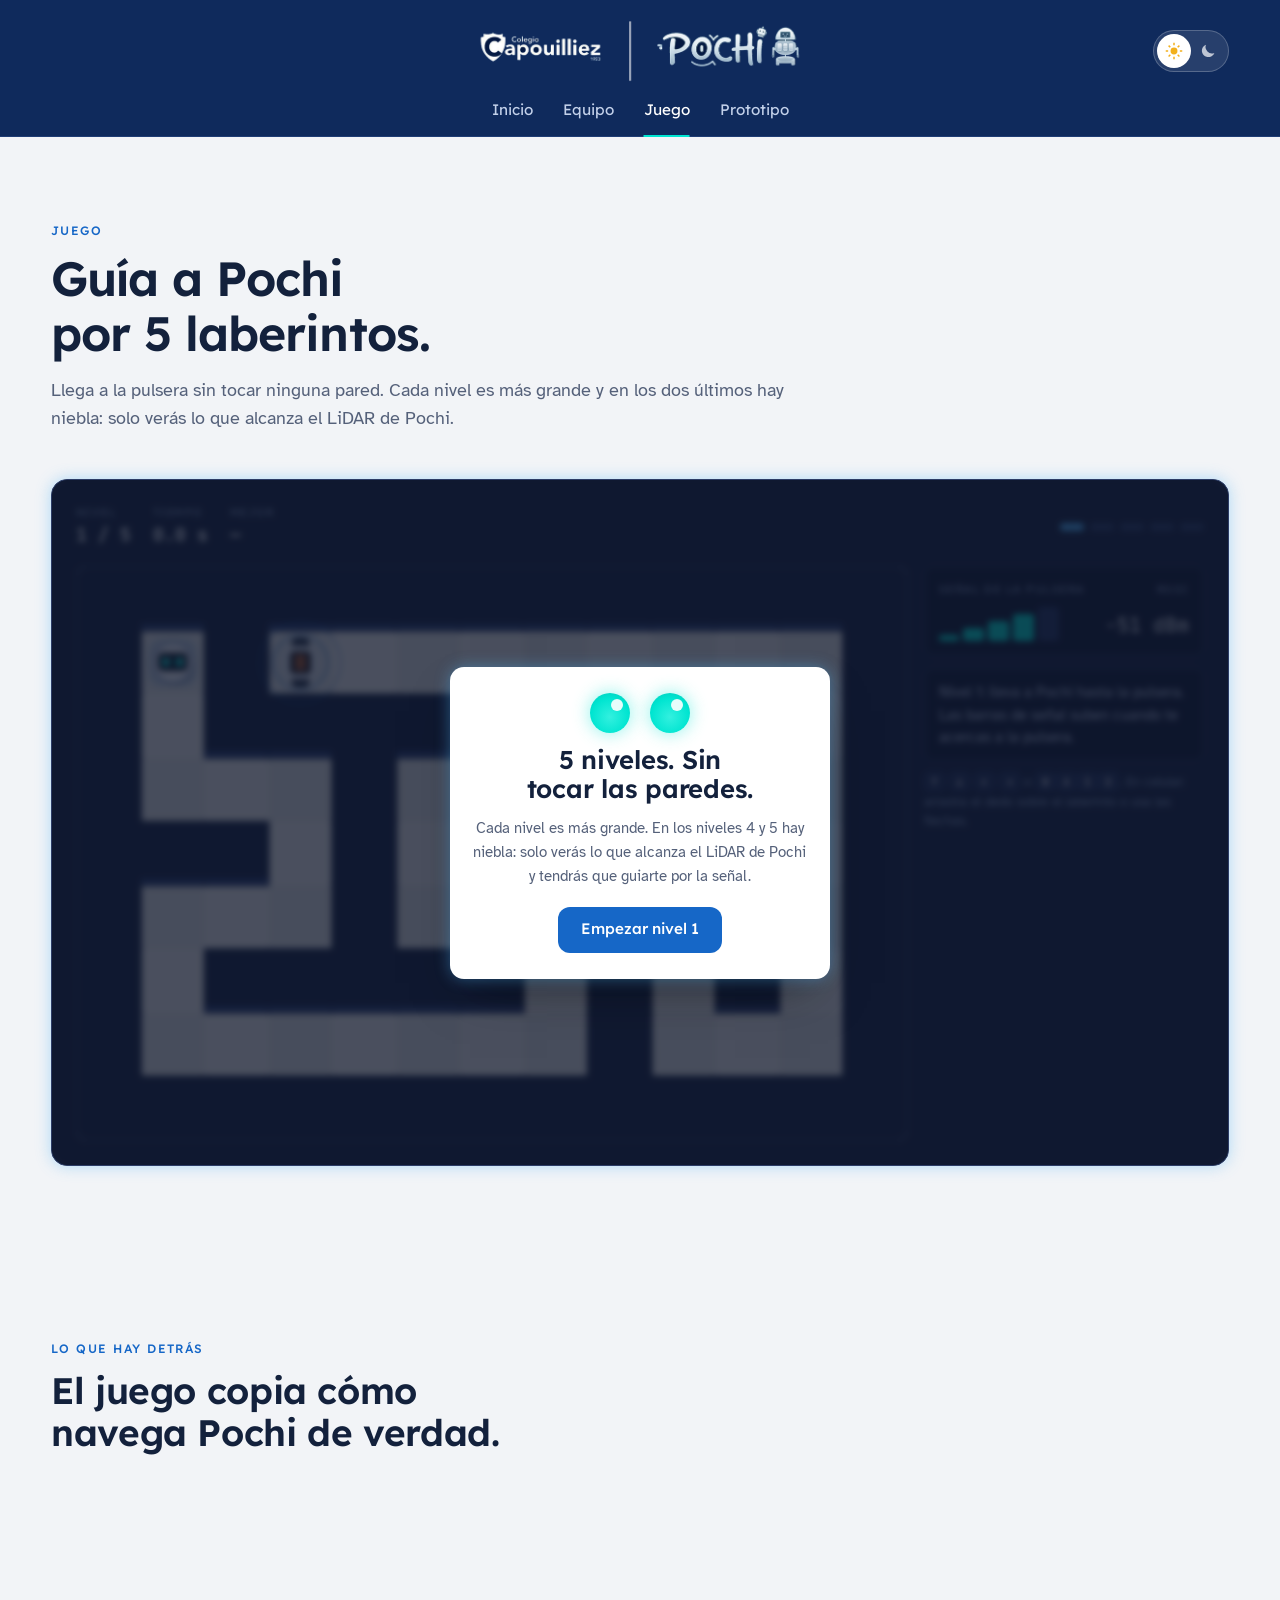
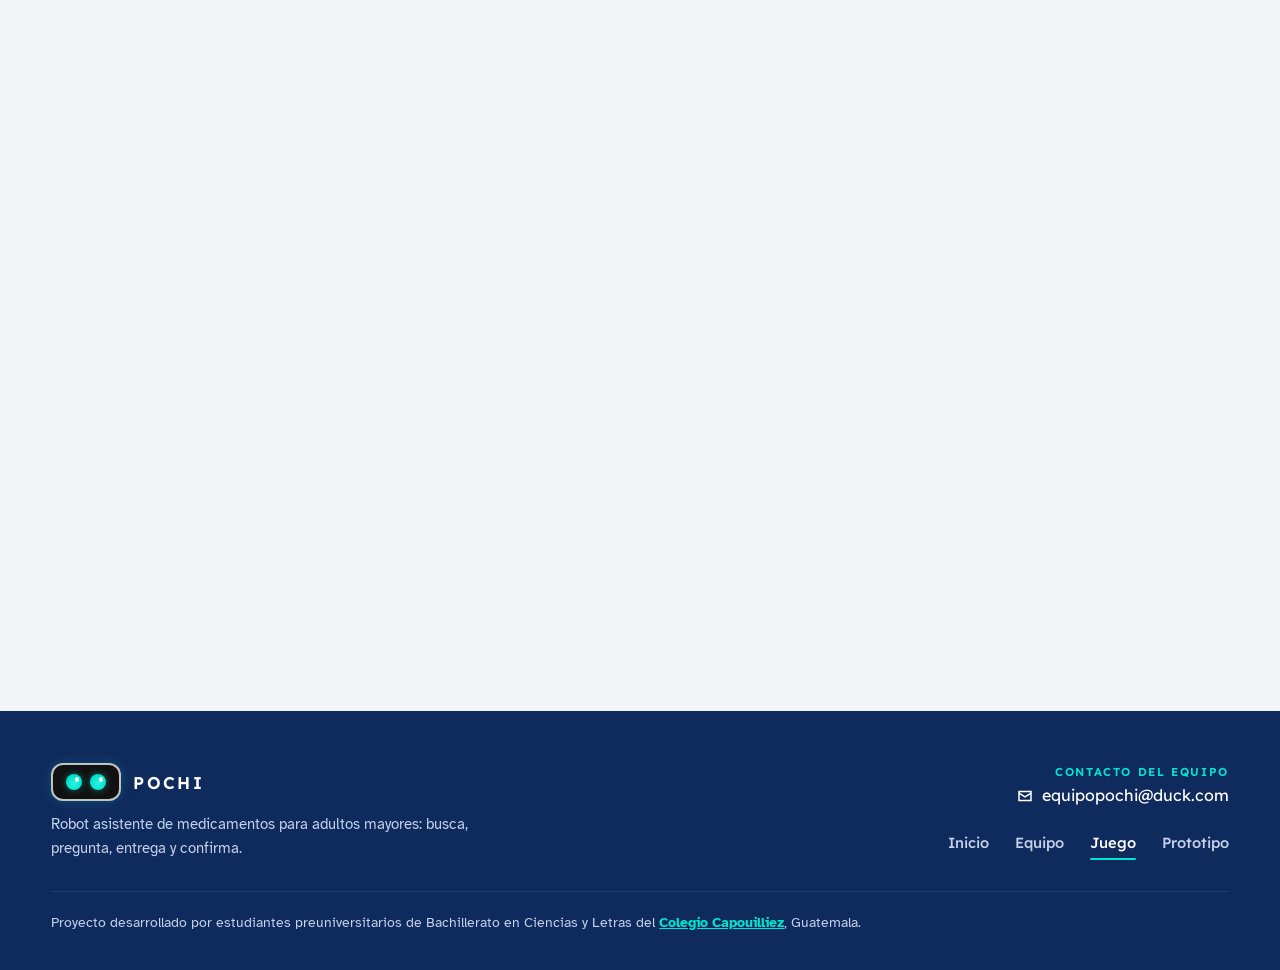
<file: juego.html>
<!doctype html>
<html lang="es">
<head>
<meta charset="utf-8">
<meta name="viewport" content="width=device-width, initial-scale=1, viewport-fit=cover">
<meta name="claude:viewport-fit-sides" content="cover">
<title>Juego — Pochi</title>
<script>
/* Modo sol/luna guardado: se aplica antes de pintar para que no parpadee. */
(function(){ var m = 'sol'; try{ m = localStorage.getItem('pochi_modo') || 'sol'; }catch(e){}
  document.documentElement.setAttribute('data-modo', m === 'luna' ? 'luna' : 'sol');
  document.documentElement.classList.add('js'); })();
</script>
<meta name="description" content="Guía a Pochi por 5 laberintos hasta la pulsera del paciente.">
<meta name="theme-color" content="#0f2a5c">
<link rel="icon" href="Recursos/favicon.svg" type="image/svg+xml">
<link rel="icon" href="Recursos/favicon.ico" sizes="48x48">
<link rel="apple-touch-icon" href="Recursos/apple-touch-icon.png">
<link rel="manifest" href="Recursos/site.webmanifest">
<meta name="apple-mobile-web-app-title" content="Pochi">
<link rel="preconnect" href="https://fonts.googleapis.com">
<link rel="preconnect" href="https://fonts.gstatic.com" crossorigin>
<link rel="stylesheet" href="https://fonts.googleapis.com/css2?family=Atkinson+Hyperlegible:ital,wght@0,400;0,700;1,400&family=JetBrains+Mono:wght@500;700&family=Lexend:wght@400;500;600;700&display=swap">
<link rel="stylesheet" href="css/comun.css">
<link rel="stylesheet" href="css/juego.css">
</head>
<body>

<header class="site">
  <div class="nav-row">
    <a href="index.html#intro" class="brand" data-intro aria-label="Inicio: Colegio Capouilliez y Pochi">
      <img src="Recursos/logo_header.png" alt="Colegio Capouilliez | Pochi" width="663" height="128">
    </a>
    <nav class="links" id="navLinks" aria-label="Principal"><a href="index.html">Inicio</a><a href="equipo.html">Equipo</a><a href="juego.html" aria-current="page">Juego</a><a href="prototipo.html">Prototipo</a></nav>
    <div class="nav-tools">
      <button class="mode-toggle" id="modeToggle" type="button" aria-pressed="false" aria-label="Cambiar a modo luna" title="Cambiar a modo luna">
        <span class="knob" aria-hidden="true"></span>
        <span class="ico sun" aria-hidden="true"><svg viewBox="0 0 24 24"><circle cx="12" cy="12" r="4.6"/><path d="M11 1h2v3.2h-2zM11 19.8h2V23h-2zM1 11h3.2v2H1zM19.8 11H23v2h-3.2zM4.1 5.5l1.4-1.4 2.3 2.3-1.4 1.4zM16.2 17.6l1.4-1.4 2.3 2.3-1.4 1.4zM4.1 18.5l2.3-2.3 1.4 1.4-2.3 2.3zM16.2 6.4l2.3-2.3 1.4 1.4-2.3 2.3z"/></svg></span>
        <span class="ico moon" aria-hidden="true"><svg viewBox="0 0 24 24"><path d="M20.5 14.6A8.5 8.5 0 0 1 9.4 3.5a8.6 8.6 0 1 0 11.1 11.1z"/></svg></span>
      </button>
      <button class="nav-toggle" id="navToggle" type="button" aria-expanded="false" aria-controls="navLinks" aria-label="Abrir menú"><span></span><span></span><span></span></button>
    </div>
  </div>
</header>
<main id="contenido">
<div class="wrap">
  <section class="page-head">
    <div class="reveal">
      <span class="eyebrow">Juego</span>
      <h1>Guía a Pochi por 5 laberintos.</h1>
      <p class="lead">Llega a la pulsera sin tocar ninguna pared. Cada nivel es más grande y en los dos últimos hay niebla: solo verás lo que alcanza el LiDAR de Pochi.</p>
    </div>
  </section>

  <section class="section tight" style="padding-top:0" aria-label="Juego">
    <div class="game reveal" id="fullGame">
  <div class="g-top">
    <div class="g-stats">
      <div class="g-stat"><span>Nivel</span><b data-g="level">1 / 5</b></div>
      <div class="g-stat"><span>Tiempo</span><b data-g="time">0.0 s</b></div>
      <div class="g-stat"><span>Mejor</span><b data-g="best">—</b></div>
    </div>
    <div class="g-pips" aria-hidden="true"><i></i><i></i><i></i><i></i><i></i></div>
  </div>
  <div class="g-body">
    <div class="g-stage"><canvas class="g-canvas" width="468" height="324" aria-label="Laberinto: lleva a Pochi hasta la pulsera sin tocar las paredes"></canvas></div>
    <div class="g-side">
      <div class="g-panel">
        <div class="g-label"><span>Señal de la pulsera</span><span>RSSI</span></div>
        <div class="sig"><div class="sig-bars weak"><i class="on"></i><i></i><i></i><i></i><i></i></div><span class="sig-dbm">−95 dBm</span></div>
      </div>
      <p class="g-msg" aria-live="polite"></p>
      <p class="g-help"><kbd>↑</kbd> <kbd>↓</kbd> <kbd>←</kbd> <kbd>→</kbd> o <kbd>W</kbd><kbd>A</kbd><kbd>S</kbd><kbd>D</kbd>. En celular: arrastra el dedo sobre el laberinto o usa las flechas.</p>
      <div class="dpad" aria-label="Control táctil"><button type="button" data-dir="up" aria-label="Arriba"><svg viewBox="0 0 24 24"><path d="M12 6l7 9H5z"/></svg></button><button type="button" data-dir="left" aria-label="Izquierda"><svg viewBox="0 0 24 24"><path d="M6 12l9-7v14z"/></svg></button><span class="dpad-c"><span class="eyes eyes-sm"><span class="eye"><i></i></span><span class="eye"><i></i></span></span></span><button type="button" data-dir="right" aria-label="Derecha"><svg viewBox="0 0 24 24"><path d="M18 12l-9 7V5z"/></svg></button><button type="button" data-dir="down" aria-label="Abajo"><svg viewBox="0 0 24 24"><path d="M12 18l-7-9h14z"/></svg></button></div>
    </div>
  </div>
  <div class="g-modal" hidden></div>
  <div class="celebrate" id="celebrate" hidden role="dialog" aria-labelledby="celeTitle">
  <canvas aria-hidden="true"></canvas>
  <div class="cele-card">
    <svg class="cele-pill" viewBox="-80 -80 160 160" aria-hidden="true">
      <g transform="rotate(-35)">
        <rect x="-62" y="-26" width="124" height="52" rx="26" fill="#f0a51c"/>
        <path d="M0 -21 H-36 A21 21 0 0 0 -36 21 H0 Z" fill="#f7c531"/>
        <path d="M0 -21 H36 A21 21 0 0 1 36 21 H0 Z" fill="#e53935"/>
        <rect x="30" y="-13" width="12" height="9" rx="4" fill="#ffffff"/>
      </g>
    </svg>
    <h2 id="celeTitle">¡Ganaste!</h2>
    <p class="cele-sub">Pochi entregó la pastilla en los 5 niveles. Tiempo total: <b data-c="time">0.0 s</b></p>
    <p class="cele-best" data-c="best"></p>
    <div class="cele-btns">
      <button class="btn btn-primary" type="button" data-c="again">Jugar de nuevo</button>
      <a class="btn btn-ghost" href="prototipo.html">Ver cómo funciona de verdad</a>
    </div>
  </div>
</div>
</div>
  </section>

  <section class="section tight" aria-labelledby="t-real">
    <div class="reveal">
      <span class="eyebrow">Lo que hay detrás</span>
      <h2 class="h2" id="t-real">El juego copia cómo navega Pochi de verdad.</h2>
    </div>
    <div class="explain-grid">
      <article class="card reveal"><span class="explain-ico"><svg viewBox="0 0 24 24" aria-hidden="true"><g fill="#00e5d1"><rect x="3" y="15" width="3" height="5" rx="1"/><rect x="8" y="11" width="3" height="9" rx="1"/><rect x="13" y="7" width="3" height="13" rx="1"/><rect x="18" y="3" width="3" height="17" rx="1"/></g></svg></span><h3>La señal</h3><p>La pulsera emite un anuncio Bluetooth cada 100 ms. Pochi no sabe dónde está, solo qué tan fuerte la escucha (RSSI, en dBm). Cuanto más cerca está, menos negativo es el número.</p></article>
      <article class="card reveal"><span class="explain-ico"><svg viewBox="0 0 24 24" aria-hidden="true"><g fill="#4fb3f6"><rect x="3" y="4" width="8" height="4" rx="1"/><rect x="13" y="4" width="8" height="4" rx="1"/><rect x="3" y="10" width="4" height="4" rx="1"/><rect x="9" y="10" width="8" height="4" rx="1"/><rect x="19" y="10" width="2" height="4" rx="1"/><rect x="3" y="16" width="8" height="4" rx="1"/><rect x="13" y="16" width="8" height="4" rx="1"/></g></svg></span><h3>Las paredes</h3><p>En la casa no hay laberintos, pero sí muebles. Pochi elige el camino libre que más se acerca a la dirección de la pulsera.</p></article>
      <article class="card reveal"><span class="explain-ico"><svg viewBox="0 0 24 24" aria-hidden="true"><circle cx="12" cy="12" r="3" fill="#00e5d1"/><circle cx="12" cy="12" r="7" fill="none" stroke="#4fb3f6" stroke-width="1.8" stroke-dasharray="3 3"/><circle cx="12" cy="12" r="10.5" fill="none" stroke="#4fb3f6" stroke-opacity=".5" stroke-width="1.5" stroke-dasharray="2 4"/></svg></span><h3>La niebla</h3><p>El LiDAR mide distancias alrededor de Pochi en 360°, pero solo de lo que tiene cerca. Lo demás lo decide la señal, como en los niveles 4 y 5.</p></article>
    </div>
    <p class="school reveal"><span>Juego creado por estudiantes preuniversitarios de Bachillerato en Ciencias y Letras del <a href="https://www.capouilliez.edu.gt" target="_blank" rel="noopener">Colegio Capouilliez</a>.</span></p>
  </section>

  <section class="section tight" aria-label="Más sobre Pochi">
    <div class="next-grid"><a class="card next-card reveal" href="prototipo.html"><span class="kicker">Prototipo</span><h3>Cómo está construido</h3><p>Arquitectura, hardware, la interfaz real y los videos técnicos.</p><span class="go">Ver el prototipo →</span></a><a class="card next-card reveal" href="index.html"><span class="kicker">Inicio</span><h3>Qué es Pochi</h3><p>El resumen del proyecto en un minuto.</p><span class="go">Ir al inicio →</span></a><a class="card next-card reveal" href="equipo.html"><span class="kicker">Equipo</span><h3>Quiénes construimos a Pochi</h3><p>Los 21 integrantes del equipo y sus roles.</p><span class="go">Conocer al equipo →</span></a></div>
  </section>
</div>
</main>
<footer class="site-foot">
  <div class="foot-inner">
    <div class="foot-brand">
      <div class="row"><span class="eye-screen"><span class="eyes eyes-sm"><span class="eye"><i></i></span><span class="eye"><i></i></span></span></span>POCHI</div>
      <p>Robot asistente de medicamentos para adultos mayores: busca, pregunta, entrega y confirma.</p>
    </div>
    <div class="foot-side">
      <div class="foot-contact"><span class="foot-label">Contacto del equipo</span><a class="foot-mail copy-mail" href="mailto:equipopochi@duck.com" data-copy="equipopochi@duck.com" title="Clic para copiar el correo"><svg viewBox="0 0 24 24" aria-hidden="true"><path d="M3 5h18v14H3zm2 2v.5l7 4.5 7-4.5V7zm0 2.9V17h14V9.9l-7 4.5z"/></svg><span>equipopochi@duck.com</span></a></div>
      <nav class="foot-links" aria-label="Pie de página"><a href="index.html">Inicio</a><a href="equipo.html">Equipo</a><a href="juego.html" aria-current="page">Juego</a><a href="prototipo.html">Prototipo</a></nav>
    </div>
    <p class="foot-school">Proyecto desarrollado por estudiantes preuniversitarios de Bachillerato en Ciencias y Letras del <a href="https://www.capouilliez.edu.gt" target="_blank" rel="noopener">Colegio Capouilliez</a>, Guatemala.</p>
  </div>
</footer>
<script>
/* ==================================================================
   JS común de todas las páginas: modo sol/luna, menú móvil, header
   que se encoge al bajar, botones que marcan el clic,
   efecto de escala al hacer scroll y reproductores de video.
   ================================================================== */
(function(){
  'use strict';
  var reduceMotion = !!(window.matchMedia && window.matchMedia('(prefers-reduced-motion: reduce)').matches);

  /* ---------- modo sol / luna ----------
     El modo se aplica antes de pintar (script en <head>); aquí solo se
     cambia y se guarda para que se mantenga en todas las páginas. */
  var modeBtn = document.getElementById('modeToggle');
  function paintModeBtn(){
    if(!modeBtn){ return; }
    var luna = document.documentElement.getAttribute('data-modo') === 'luna';
    modeBtn.setAttribute('aria-pressed', luna ? 'true' : 'false');
    modeBtn.setAttribute('aria-label', luna ? 'Modo luna activo. Cambiar a modo sol' : 'Modo sol activo. Cambiar a modo luna');
    modeBtn.setAttribute('title', luna ? 'Cambiar a modo sol' : 'Cambiar a modo luna');
  }
  if(modeBtn){
    paintModeBtn();
    modeBtn.addEventListener('click', function(){
      var luna = document.documentElement.getAttribute('data-modo') !== 'luna';
      document.documentElement.setAttribute('data-modo', luna ? 'luna' : 'sol');
      try{ localStorage.setItem('pochi_modo', luna ? 'luna' : 'sol'); }catch(e){}
      paintModeBtn();
    });
  }

  /* ---------- correo del equipo: clic = copiar al portapapeles ----------
     Copia la dirección para pegarla donde se quiera y muestra
     "Copiado en portapapeles" abajo, al centro de la pantalla. */
  var toast = null, toastT = 0;
  function showToast(el, txt){
    if(!toast){
      toast = document.createElement('div');
      toast.className = 'copy-toast';
      toast.setAttribute('role', 'status');
      toast.setAttribute('aria-live', 'polite');
      document.body.appendChild(toast);
    }
    toast.innerHTML = '<svg viewBox="0 0 24 24" aria-hidden="true"><path d="M9.5 16.2 5.3 12l-1.4 1.4 5.6 5.6L20.1 8.4 18.7 7z"/></svg><span>' + txt + '</span>';
    toast.classList.remove('show');
    void toast.offsetWidth;
    toast.classList.add('show');
    el.classList.add('copied');
    clearTimeout(toastT);
    toastT = setTimeout(function(){ toast.classList.remove('show'); el.classList.remove('copied'); }, 2200);
  }
  function copyText(txt){
    if(navigator.clipboard && window.isSecureContext){
      return navigator.clipboard.writeText(txt).then(function(){ return true; }, function(){ return legacyCopy(txt); });
    }
    return Promise.resolve(legacyCopy(txt));
  }
  function legacyCopy(txt){
    var ta = document.createElement('textarea');
    ta.value = txt; ta.setAttribute('readonly', '');
    ta.style.cssText = 'position:fixed;top:0;left:0;opacity:0;pointer-events:none';
    document.body.appendChild(ta); ta.select();
    var ok = false; try{ ok = document.execCommand('copy'); }catch(e){}
    document.body.removeChild(ta);
    return ok;
  }
  document.addEventListener('click', function(e){
    var a = e.target.closest ? e.target.closest('[data-copy]') : null;
    if(!a){ return; }
    e.preventDefault();
    var txt = a.getAttribute('data-copy');
    copyText(txt).then(function(ok){
      showToast(a, ok ? 'Copiado en portapapeles' : 'Copia: ' + txt);
    });
  });
  /* ---------- botones: el clic deja marcado el color un momento ---------- */
  document.addEventListener('click', function(e){
    var b = e.target.closest ? e.target.closest('.btn') : null;
    if(!b){ return; }
    b.classList.add('pressed');
    setTimeout(function(){ b.classList.remove('pressed'); }, 450);
  }, true);

  /* ---------- menú móvil ---------- */
  var toggle = document.getElementById('navToggle');
  var links = document.getElementById('navLinks');
  function closeMenu(){
    if(links){ links.classList.remove('open'); }
    if(toggle){ toggle.setAttribute('aria-expanded','false'); }
  }
  if(toggle && links){
    toggle.addEventListener('click', function(){
      var open = links.classList.toggle('open');
      toggle.setAttribute('aria-expanded', open ? 'true' : 'false');
    });
    document.addEventListener('keydown', function(e){ if(e.key === 'Escape'){ closeMenu(); } });
  }

  /* ---------- header: grande arriba, se encoge al bajar ---------- */
  var hdr = document.querySelector('header.site');
  if(hdr){
    var setHdr = function(){
      var y = window.pageYOffset || 0;
      if(y > 24){ hdr.classList.add('compact'); } else if(y < 8){ hdr.classList.remove('compact'); }
    };
    window.addEventListener('scroll', setHdr, { passive:true });
    setHdr();
  }

  /* ---------- logo del header ----------
     Lleva al inicio y reproduce la pantalla de carga de los ojos.
     Los demás enlaces navegan normal, sin animación. */
  document.addEventListener('click', function(e){
    if(e.defaultPrevented || e.button !== 0 || e.metaKey || e.ctrlKey || e.shiftKey || e.altKey){ return; }
    var a = e.target.closest ? e.target.closest('a[data-intro]') : null;
    if(!a){ return; }
    closeMenu();
    if(typeof window.pochiIntro === 'function'){
      e.preventDefault();
      window.pochiIntro(); // ya estamos en el inicio: se reproduce aquí mismo
    } else {
      try{ sessionStorage.setItem('pochi_intro','1'); }catch(err){}
    }
  });

  /* ---------- animación al hacer scroll ----------
     Cada bloque .reveal aparece deslizándose hacia arriba al entrar en
     la pantalla. Los que entran juntos salen uno tras otro. Si un
     bloque vuelve a quedar por debajo de la pantalla, se "rearma" para
     repetir la animación la próxima vez que se baje. */
  var root = document.documentElement;
  function startReveal(){
    var items = [].slice.call(document.querySelectorAll('.reveal'));
    if(!items.length){ return; }
    if(!('IntersectionObserver' in window)){
      items.forEach(function(el){ el.classList.add('in'); });
      return;
    }
    /* de dónde entra cada bloque: los títulos desde la izquierda, lo que
       ocupa media pantalla desde su lado, la línea del colegio desde
       arriba y lo ancho desde abajo. Se puede forzar con data-from. */
    var vw = window.innerWidth || 1;
    items.forEach(function(el){
      if(el.hasAttribute('data-from')){ return; }
      var r = el.getBoundingClientRect(), from = 'bottom';
      if(el.querySelector('.eyebrow, h1') && !el.classList.contains('card')){ from = 'left'; }
      else if(el.classList.contains('school') || el.classList.contains('team-cta')){ from = 'top'; }
      else if(r.width > 0 && r.width < vw * 0.6){ from = (r.left + r.width / 2) < vw / 2 ? 'left' : 'right'; }
      el.setAttribute('data-from', from);
    });
    var io = new IntersectionObserver(function(entries){
      var entering = [];
      entries.forEach(function(en){
        if(en.isIntersecting){ entering.push(en); }
        else if(en.boundingClientRect.top > (en.rootBounds ? en.rootBounds.bottom : window.innerHeight)){
          en.target.classList.remove('in'); // quedó abajo: se repetirá al volver
        }
      });
      entering.sort(function(x, y){ return (x.boundingClientRect.top - y.boundingClientRect.top) || (x.boundingClientRect.left - y.boundingClientRect.left); });
      entering.forEach(function(en, i){
        if(en.target.classList.contains('in')){ return; }
        en.target.style.setProperty('--rd', Math.min(i * 0.12, 0.6).toFixed(2) + 's');
        en.target.classList.add('in');
      });
    }, { threshold:0.08, rootMargin:'0px 0px -6% 0px' });
    items.forEach(function(el){ io.observe(el); });
  }
  if(root.classList.contains('play-intro')){
    window.addEventListener('pochi:intro-fin', startReveal, { once:true });
  } else {
    startReveal();
  }

  /* ---------- reproductores de video (azul y blanco) ----------
     <div class="player" data-src="Recursos/video.mp4" data-title="..."></div>
     Controles: reproducir, barra de avance, tiempo, volumen, velocidad y
     pantalla completa. En pantalla completa hay un botón "Salir" siempre a la
     mano (también Esc). En iPhone, donde el navegador no deja poner en pantalla
     completa la página, el video se amplía a toda la pantalla dentro de la web,
     con los mismos controles y el mismo botón para salir.
     Si el archivo todavía no está en Recursos/, se muestra cuál falta. */
  var ICON_PLAY = '<svg class="i-play" viewBox="0 0 24 24" aria-hidden="true"><path d="M8 5.5v13l11-6.5z"/></svg>';
  var ICON_PAUSE = '<svg class="i-pause" viewBox="0 0 24 24" aria-hidden="true"><path d="M7 5h4v14H7zM13 5h4v14h-4z"/></svg>';
  var ICON_FULL = '<svg class="i-full" viewBox="0 0 24 24" aria-hidden="true"><path d="M4 9V4h5v2H6v3zm10-5h6v5h-2V6h-4zM4 15h2v3h3v2H4zm14 3v-3h2v5h-5v-2z"/></svg>';
  var ICON_MIN = '<svg class="i-min" viewBox="0 0 24 24" aria-hidden="true"><path d="M7 4h2v5H4V7h3zm8 0h2v3h3v2h-5zM4 15h5v5H7v-3H4zm11 0h5v2h-3v3h-2z"/></svg>';
  var ICON_VOL = '<svg class="i-vol" viewBox="0 0 24 24" aria-hidden="true"><path d="M4 9h4l5-4v14l-5-4H4zm12.5 3a4.5 4.5 0 0 0-2.5-4v8a4.5 4.5 0 0 0 2.5-4zM14 3.2v2.1a7 7 0 0 1 0 13.4v2.1a9 9 0 0 0 0-17.6z"/></svg>';
  var ICON_MUTE = '<svg class="i-mute" viewBox="0 0 24 24" aria-hidden="true"><path d="M4 9h4l5-4v14l-5-4H4zm12.3.3 1.4-1.4L20 10.2l2.3-2.3 1.4 1.4-2.3 2.3 2.3 2.3-1.4 1.4-2.3-2.3-2.3 2.3-1.4-1.4 2.3-2.3z"/></svg>';
  var ICON_X = '<svg viewBox="0 0 24 24" aria-hidden="true"><path d="M6.4 5 12 10.6 17.6 5 19 6.4 13.4 12l5.6 5.6-1.4 1.4-5.6-5.6L6.4 19 5 17.6 10.6 12 5 6.4z"/></svg>';
  var SPEEDS = [0.5, 0.75, 1, 1.25, 1.5, 2];
  function fmt(s){ if(!isFinite(s)){ s = 0; } var m = Math.floor(s / 60), r = Math.floor(s % 60); return m + ':' + (r < 10 ? '0' : '') + r; }
  function spd(x){ return String(x).replace('.', ',') + 'x'; }
  // iPhone no permite cambiar el volumen desde la página (solo con los botones del teléfono)
  var CAN_VOL = (function(){ try{ var t = document.createElement('video'); t.volume = 0.5; return t.volume === 0.5; }catch(e){ return false; } })();
  var fsEl = function(){ return document.fullscreenElement || document.webkitFullscreenElement || null; };
  var fsOK = !!(document.fullscreenEnabled || document.webkitFullscreenEnabled);

  [].forEach.call(document.querySelectorAll('.player'), function(p){
    var src = p.getAttribute('data-src') || '';
    var poster = p.getAttribute('data-poster') || '';
    var title = p.getAttribute('data-title') || 'Video';
    var speedBtns = SPEEDS.map(function(s){
      return '<button type="button" role="menuitemradio" data-speed="' + s + '"' + (s === 1 ? ' class="on" aria-checked="true"' : ' aria-checked="false"') + '>' + (s === 1 ? 'Normal' : spd(s)) + '</button>';
    }).join('');
    p.innerHTML =
      '<video playsinline webkit-playsinline preload="metadata"></video>' +
      '<button class="p-big" type="button" aria-label="Reproducir: ' + title + '">' + ICON_PLAY + '</button>' +
      '<button class="p-close" type="button" aria-label="Salir de pantalla completa">' + ICON_X + '<span>Salir</span></button>' +
      '<div class="p-bar">' +
        '<button class="p-play" type="button" aria-label="Reproducir o pausar">' + ICON_PLAY + ICON_PAUSE + '</button>' +
        '<div class="p-track" role="slider" tabindex="0" aria-label="Progreso del video" aria-valuemin="0" aria-valuemax="100" aria-valuenow="0"><i></i></div>' +
        '<span class="p-time">0:00 / 0:00</span>' +
        '<div class="p-vol">' +
          '<button class="p-mute" type="button" aria-label="Silenciar">' + ICON_VOL + ICON_MUTE + '</button>' +
          (CAN_VOL ? '<input class="p-volr" type="range" min="0" max="1" step="0.05" value="1" aria-label="Volumen">' : '') +
        '</div>' +
        '<div class="p-speed">' +
          '<button class="p-spd" type="button" aria-haspopup="true" aria-expanded="false" aria-label="Velocidad de reproducción">1x</button>' +
        '</div>' +
        '<button class="p-full" type="button" aria-label="Pantalla completa">' + ICON_FULL + ICON_MIN + '</button>' +
      '</div>' +
      '<div class="p-menu" role="menu" aria-label="Velocidad de reproducción"><span>Velocidad</span><div>' + speedBtns + '</div></div>' +
      '<div class="p-missing"><div class="eyes eyes-md"><span class="eye"><i></i></span><span class="eye"><i></i></span></div>' +
        '<strong>' + title + '</strong><span>Video pendiente, va en:</span><code>' + (src || 'Recursos/…') + '</code></div>';

    var v = p.querySelector('video');
    var fill = p.querySelector('.p-track i');
    var track = p.querySelector('.p-track');
    var time = p.querySelector('.p-time');
    var muteBtn = p.querySelector('.p-mute');
    var volR = p.querySelector('.p-volr');
    var spdBtn = p.querySelector('.p-spd');
    var menu = p.querySelector('.p-menu');
    var fullBtn = p.querySelector('.p-full');
    var markMissing = function(){ p.classList.add('missing'); };

    if(!src){ markMissing(); return; }
    if(poster){ v.setAttribute('poster', poster); }
    var source = document.createElement('source');
    source.src = src;
    source.addEventListener('error', markMissing);
    v.addEventListener('error', markMissing);
    v.appendChild(source);

    /* controles visibles / ocultos mientras se reproduce */
    var idleT = 0;
    var wake = function(){
      p.classList.remove('idle');
      clearTimeout(idleT);
      idleT = setTimeout(function(){
        if(!v.paused && !menu.classList.contains('open')){ p.classList.add('idle'); }
      }, 2600);
    };
    var tapIdle = false;   // ¿los controles estaban ocultos al tocar la pantalla?
    p.addEventListener('mousemove', wake);
    p.addEventListener('touchstart', function(){ tapIdle = p.classList.contains('idle'); wake(); }, { passive:true });
    p.addEventListener('keydown', wake);
    p.addEventListener('mouseleave', function(){ if(!v.paused && !p.classList.contains('is-fs')){ clearTimeout(idleT); p.classList.add('idle'); } });

    var play = function(){ var pr = v.play(); if(pr && pr.catch){ pr.catch(function(){}); } };
    var toggle = function(){ if(v.paused){ play(); } else { v.pause(); } };
    p.querySelector('.p-big').addEventListener('click', toggle);
    p.querySelector('.p-play').addEventListener('click', toggle);
    var lastTouch = 0;
    v.addEventListener('touchend', function(){ lastTouch = Date.now(); }, { passive:true });
    v.addEventListener('click', function(){
      // en pantallas táctiles, si los controles estaban ocultos el toque solo los muestra
      if(Date.now() - lastTouch < 600 && tapIdle){ tapIdle = false; wake(); return; }
      toggle();
    });
    v.addEventListener('dblclick', function(){ setFull(!p.classList.contains('is-fs')); });
    v.addEventListener('play', function(){ p.classList.add('playing'); wake(); });
    v.addEventListener('pause', function(){ p.classList.remove('playing'); p.classList.remove('idle'); });
    v.addEventListener('ended', function(){ p.classList.remove('playing'); p.classList.remove('idle'); });
    var paint = function(){
      var pct = v.duration ? (v.currentTime / v.duration) * 100 : 0;
      fill.style.width = pct + '%';
      track.setAttribute('aria-valuenow', Math.round(pct));
      time.textContent = fmt(v.currentTime) + ' / ' + fmt(v.duration);
    };
    v.addEventListener('timeupdate', paint);
    v.addEventListener('loadedmetadata', paint);

    /* barra de avance: clic o arrastre (mouse y dedo) */
    var seekTo = function(x){
      var r = track.getBoundingClientRect();
      if(v.duration){ v.currentTime = Math.max(0, Math.min(1, (x - r.left) / r.width)) * v.duration; paint(); }
    };
    var dragging = false;
    track.addEventListener('pointerdown', function(e){ dragging = true; try{ track.setPointerCapture(e.pointerId); }catch(err){} seekTo(e.clientX); e.preventDefault(); });
    track.addEventListener('pointermove', function(e){ if(dragging){ seekTo(e.clientX); } });
    var endDrag = function(){ dragging = false; };
    track.addEventListener('pointerup', endDrag);
    track.addEventListener('pointercancel', endDrag);
    track.addEventListener('keydown', function(e){
      if(!v.duration){ return; }
      if(e.key === 'ArrowRight'){ v.currentTime = Math.min(v.duration, v.currentTime + 5); e.preventDefault(); }
      if(e.key === 'ArrowLeft'){ v.currentTime = Math.max(0, v.currentTime - 5); e.preventDefault(); }
    });

    /* volumen */
    var paintVol = function(){
      var off = v.muted || v.volume === 0;
      p.classList.toggle('muted', off);
      muteBtn.setAttribute('aria-label', off ? 'Activar sonido' : 'Silenciar');
      if(volR){ volR.value = off ? 0 : v.volume; volR.style.setProperty('--v', (off ? 0 : v.volume) * 100 + '%'); }
    };
    muteBtn.addEventListener('click', function(){
      if(v.muted || v.volume === 0){ v.muted = false; if(v.volume === 0){ v.volume = 1; } }
      else { v.muted = true; }
      paintVol();
    });
    if(volR){
      volR.addEventListener('input', function(){ v.volume = parseFloat(volR.value); v.muted = v.volume === 0; paintVol(); });
    }
    v.addEventListener('volumechange', paintVol);
    paintVol();

    /* velocidad */
    var closeMenu = function(){ menu.classList.remove('open'); p.classList.remove('menu-open'); spdBtn.setAttribute('aria-expanded', 'false'); };
    spdBtn.addEventListener('click', function(e){
      e.stopPropagation();
      var open = !menu.classList.contains('open');
      menu.classList.toggle('open', open);
      p.classList.toggle('menu-open', open);
      spdBtn.setAttribute('aria-expanded', open ? 'true' : 'false');
      wake();
    });
    [].forEach.call(menu.querySelectorAll('button'), function(b){
      b.addEventListener('click', function(e){
        e.stopPropagation();
        var s = parseFloat(b.getAttribute('data-speed'));
        v.playbackRate = s; v.defaultPlaybackRate = s;
        spdBtn.textContent = spd(s);
        p.classList.toggle('fast', s !== 1);
        [].forEach.call(menu.querySelectorAll('button'), function(o){ var on = o === b; o.classList.toggle('on', on); o.setAttribute('aria-checked', on ? 'true' : 'false'); });
        closeMenu(); wake();
      });
    });
    document.addEventListener('click', function(e){ if(!menu.contains(e.target) && e.target !== spdBtn){ closeMenu(); } });

    /* pantalla completa: real cuando el navegador lo permite; si no (iPhone),
       el video ocupa toda la pantalla dentro de la página. Siempre se puede salir. */
    var holder = null, pseudo = false, keepY = null;
    // al salir, la página vuelve exactamente al mismo punto donde estaba
    var restoreY = function(){
      if(keepY === null){ return; }
      var y = keepY; keepY = null;
      var go = function(){ try{ window.scrollTo({ top:y, left:0, behavior:'instant' }); }catch(e){ window.scrollTo(0, y); } };
      go(); requestAnimationFrame(go); setTimeout(go, 120); setTimeout(go, 350);
    };
    var mark = function(on){
      p.classList.toggle('is-fs', on);
      fullBtn.setAttribute('aria-label', on ? 'Salir de pantalla completa' : 'Pantalla completa');
      wake();
    };
    var enterPseudo = function(){
      var was = !v.paused;
      holder = document.createElement('div');
      holder.className = 'p-holder';
      holder.style.height = p.offsetHeight + 'px';
      p.parentNode.insertBefore(holder, p);
      document.body.appendChild(p);           // fuera de contenedores con animación
      p.classList.add('p-fs');
      document.documentElement.classList.add('p-lock');
      pseudo = true; mark(true);
      if(was && v.paused){ play(); }
      p.querySelector('.p-close').focus({ preventScroll:true });
    };
    var exitPseudo = function(){
      if(!pseudo){ return; }
      var was = !v.paused;
      p.classList.remove('p-fs');
      document.documentElement.classList.remove('p-lock');
      if(holder && holder.parentNode){ holder.parentNode.replaceChild(p, holder); }
      holder = null; pseudo = false; mark(false); restoreY();
      if(was && v.paused){ play(); }
    };
    var setFull = function(on){
      closeMenu();
      if(on){
        keepY = window.pageYOffset;
        if(fsOK && (p.requestFullscreen || p.webkitRequestFullscreen)){
          try{
            var r = (p.requestFullscreen || p.webkitRequestFullscreen).call(p);
            if(r && r.catch){ r.catch(enterPseudo); }
          }catch(err){ enterPseudo(); }
        } else { enterPseudo(); }
      } else {
        if(pseudo){ exitPseudo(); return; }
        if(fsEl()){
          try{ var x = (document.exitFullscreen || document.webkitExitFullscreen).call(document); if(x && x.catch){ x.catch(function(){}); } }catch(err){}
        }
        mark(false);
      }
    };
    fullBtn.addEventListener('click', function(){ setFull(!p.classList.contains('is-fs')); });
    p.querySelector('.p-close').addEventListener('click', function(){ setFull(false); });
    var onFs = function(){ if(!pseudo){ var on = fsEl() === p; mark(on); if(!on){ restoreY(); } } };
    document.addEventListener('fullscreenchange', onFs);
    document.addEventListener('webkitfullscreenchange', onFs);
    // si iOS abre su propio reproductor, al cerrarlo todo queda como estaba
    v.addEventListener('webkitendfullscreen', function(){ mark(false); restoreY(); });
    document.addEventListener('keydown', function(e){
      if(!pseudo){ return; }
      if(e.key === 'Escape'){ exitPseudo(); }
      else if(e.key === ' ' && e.target.tagName !== 'BUTTON' && e.target.tagName !== 'INPUT'){ toggle(); e.preventDefault(); }
    });
    // en el modo amplio de iPhone, la página de fondo no se desplaza
    p.addEventListener('touchmove', function(e){ if(pseudo && !track.contains(e.target) && e.target !== volR){ e.preventDefault(); } }, { passive:false });
    window.addEventListener('orientationchange', function(){ if(pseudo){ wake(); } });

    /* reproductores angostos (video vertical en teléfono): barra compacta */
    var fit = function(){ var w = p.clientWidth; p.classList.toggle('p-narrow', w < 360); p.classList.toggle('p-tiny', w < 250); };
    if(window.ResizeObserver){ new ResizeObserver(fit).observe(p); } else { window.addEventListener('resize', fit); }
    fit();
  });
})();

</script>
<script>
/* ==================================================================
   MOTOR DEL LABERINTO DE POCHI
   - Laberintos generados con semilla fija: cada nivel siempre es el
     mismo y siempre tiene solución. La pulsera se coloca en la celda
     más lejana a la salida.
   - Tocar una pared = "¡Te chocaste!" y se repite el nivel.
   - Medidor de señal (RSSI) como en la vida real: entre más cerca de
     la pulsera, más barras y menos dBm negativos.
   - Niveles con "niebla": solo se ve lo que alcanza el LiDAR.
   Uso: PochiMaze(elementoRaíz, { levels:[...], demo:true|false })
   ================================================================== */
window.PochiMaze = function(root, opts){
  'use strict';
  var canvas = root.querySelector('.g-canvas');
  if(!canvas || !canvas.getContext){ return; }
  var ctx = canvas.getContext('2d');
  var LEVELS = opts.levels;
  var DEMO = !!opts.demo;
  var CS = 36;                                   // tamaño de cada celda (unidades internas)
  var R = CS * 0.26;                             // radio de choque de Pochi
  var DPR = Math.min(2, window.devicePixelRatio || 1);
  var BEST_KEY = 'pochi_mejor_tiempo';
  var reduceMotion = false; // las animaciones se muestran siempre

  var q = function(s){ return root.querySelector(s); };
  var ui = {
    level: q('[data-g="level"]'), time: q('[data-g="time"]'), best: q('[data-g="best"]'),
    bars: q('.sig-bars'), barItems: [].slice.call(root.querySelectorAll('.sig-bars i')),
    dbm: q('.sig-dbm'), msg: q('.g-msg'), modal: q('.g-modal'),
    pips: [].slice.call(root.querySelectorAll('.g-pips i'))
  };

  var st = { li:0, grid:null, cols:0, rows:0, start:null, goal:null, p:{x:0,y:0},
             running:false, keys:{}, ptr:null, time:0, last:0, t:0, lastBars:-1 };

  /* ---------- generación del laberinto ---------- */
  function rng(a){
    return function(){
      a |= 0; a = a + 0x6D2B79F5 | 0;
      var t = Math.imul(a ^ a >>> 15, 1 | a);
      t = t + Math.imul(t ^ t >>> 7, 61 | t) ^ t;
      return ((t ^ t >>> 14) >>> 0) / 4294967296;
    };
  }
  function makeMaze(c, r, seed, loops){
    var rand = rng(seed), g = [], x, y, i;
    for(y = 0; y < r; y++){ g.push([]); for(x = 0; x < c; x++){ g[y].push(1); } }
    var stack = [[1,1]]; g[1][1] = 0;
    while(stack.length){
      var cur = stack[stack.length - 1];
      var dirs = [[2,0],[-2,0],[0,2],[0,-2]];
      for(i = 3; i > 0; i--){ var j = Math.floor(rand() * (i + 1)); var tmp = dirs[i]; dirs[i] = dirs[j]; dirs[j] = tmp; }
      var moved = false;
      for(i = 0; i < 4; i++){
        var nx = cur[0] + dirs[i][0], ny = cur[1] + dirs[i][1];
        if(nx > 0 && ny > 0 && nx < c - 1 && ny < r - 1 && g[ny][nx] === 1){
          g[cur[1] + dirs[i][1] / 2][cur[0] + dirs[i][0] / 2] = 0;
          g[ny][nx] = 0; stack.push([nx, ny]); moved = true; break;
        }
      }
      if(!moved){ stack.pop(); }
    }
    // algunos atajos extra: hacen el laberinto más engañoso (varios caminos)
    var made = 0, tries = 0;
    while(made < (loops || 0) && tries < 800){
      tries++;
      x = 1 + Math.floor(rand() * (c - 2)); y = 1 + Math.floor(rand() * (r - 2));
      if(g[y][x] !== 1){ continue; }
      var horiz = g[y][x-1] === 0 && g[y][x+1] === 0 && g[y-1][x] === 1 && g[y+1][x] === 1;
      var vert  = g[y-1][x] === 0 && g[y+1][x] === 0 && g[y][x-1] === 1 && g[y][x+1] === 1;
      if(horiz || vert){ g[y][x] = 0; made++; }
    }
    return g;
  }
  function farthestCell(g, c, r){
    var dist = [], y, x, queue = [[1,1]], head = 0, best = [1,1];
    for(y = 0; y < r; y++){ dist.push([]); for(x = 0; x < c; x++){ dist[y].push(-1); } }
    dist[1][1] = 0;
    while(head < queue.length){
      var cur = queue[head++];
      if(dist[cur[1]][cur[0]] > dist[best[1]][best[0]]){ best = cur; }
      var n = [[1,0],[-1,0],[0,1],[0,-1]];
      for(var i = 0; i < 4; i++){
        var nx = cur[0] + n[i][0], ny = cur[1] + n[i][1];
        if(g[ny][nx] === 0 && dist[ny][nx] < 0){ dist[ny][nx] = dist[cur[1]][cur[0]] + 1; queue.push([nx, ny]); }
      }
    }
    return best;
  }

  /* ---------- niveles ---------- */
  function setLevel(i){
    st.li = i;
    var L = LEVELS[i];
    st.cols = L.cols; st.rows = L.rows;
    st.grid = makeMaze(L.cols, L.rows, L.seed, L.loops);
    var f = farthestCell(st.grid, L.cols, L.rows);
    st.start = { x:1.5 * CS, y:1.5 * CS };
    st.goal = { x:(f[0] + .5) * CS, y:(f[1] + .5) * CS };
    canvas.width = Math.round(L.cols * CS * DPR);
    canvas.height = Math.round(L.rows * CS * DPR);
    canvas.style.aspectRatio = L.cols + ' / ' + L.rows;
    ctx.setTransform(DPR, 0, 0, DPR, 0, 0);
    resetPos();
    if(ui.level){ ui.level.textContent = (i + 1) + ' / ' + LEVELS.length; }
    ui.pips.forEach(function(p, k){ p.classList.toggle('done', k < i); p.classList.toggle('cur', k === i); });
    say(L.hint);
    draw();
  }
  function resetPos(){
    st.p = { x:st.start.x, y:st.start.y };
    st.keys = {}; st.ptr = null;
    [].forEach.call(root.querySelectorAll('.dpad .on'), function(b){ b.classList.remove('on'); });
  }
  function say(html){ if(ui.msg){ ui.msg.innerHTML = html; } }

  /* ---------- choque con paredes ---------- */
  function hitsWall(x, y){
    var r = R * .92;
    var x0 = Math.floor((x - r) / CS), x1 = Math.floor((x + r) / CS);
    var y0 = Math.floor((y - r) / CS), y1 = Math.floor((y + r) / CS);
    for(var cy = y0; cy <= y1; cy++){
      for(var cx = x0; cx <= x1; cx++){
        if(cy < 0 || cx < 0 || cy >= st.rows || cx >= st.cols){ return true; }
        if(st.grid[cy][cx] === 1){
          var nx = Math.max(cx * CS, Math.min(x, (cx + 1) * CS));
          var ny = Math.max(cy * CS, Math.min(y, (cy + 1) * CS));
          if((x - nx) * (x - nx) + (y - ny) * (y - ny) < r * r){ return true; }
        }
      }
    }
    return false;
  }

  /* ---------- dibujo ---------- */
  function rr(x, y, w, h, r){
    ctx.beginPath();
    if(ctx.roundRect){ ctx.roundRect(x, y, w, h, r); } else { ctx.rect(x, y, w, h); }
  }
  function drawBracelet(x, y){
    var s = CS / 36, i;
    for(i = 0; i < 3; i++){
      var ph = ((st.t * .7) + i / 3) % 1;
      ctx.strokeStyle = 'rgba(21,101,192,' + (0.55 * (1 - ph)).toFixed(3) + ')';
      ctx.lineWidth = 2 * s;
      ctx.beginPath(); ctx.arc(x, y, (8 + ph * 22) * s, 0, Math.PI * 2); ctx.stroke();
    }
    ctx.fillStyle = '#232a3a'; rr(x - 5 * s, y - 14 * s, 10 * s, 28 * s, 3 * s); ctx.fill();
    ctx.fillStyle = '#ffffff'; ctx.strokeStyle = '#b9c6da'; ctx.lineWidth = 1.2 * s;
    rr(x - 9 * s, y - 9 * s, 18 * s, 18 * s, 4.5 * s); ctx.fill(); ctx.stroke();
    ctx.fillStyle = '#151a24'; rr(x - 6 * s, y - 6.5 * s, 12 * s, 13 * s, 2.5 * s); ctx.fill();
    ctx.fillStyle = '#ff7a2f';
    for(i = 0; i < 3; i++){ ctx.fillRect(x - 3.2 * s, y - 4 * s + i * 3 * s, 6.4 * s, 1.9 * s); }
  }
  function drawPochi(x, y){
    var r = R * 1.2;
    ctx.fillStyle = 'rgba(20,33,61,.2)';
    ctx.beginPath(); ctx.ellipse(x + r * .12, y + r * .2, r, r * .95, 0, 0, Math.PI * 2); ctx.fill();
    ctx.fillStyle = '#ffffff'; ctx.strokeStyle = '#9fb0cb'; ctx.lineWidth = 1.6;
    ctx.beginPath(); ctx.arc(x, y, r, 0, Math.PI * 2); ctx.fill(); ctx.stroke();
    ctx.fillStyle = '#0e1424'; rr(x - r * .74, y - r * .48, r * 1.48, r * .9, r * .26); ctx.fill();
    var blink = (st.t % 3.4) > 3.22 ? .15 : 1;
    var er = r * .22;
    [-1, 1].forEach(function(side){
      var ex = x + side * r * .34, ey = y - r * .03;
      ctx.fillStyle = '#00e5d1';
      ctx.beginPath(); ctx.ellipse(ex, ey, er, er * blink, 0, 0, Math.PI * 2); ctx.fill();
      if(blink === 1){ ctx.fillStyle = '#ffffff'; ctx.beginPath(); ctx.arc(ex + er * .35, ey - er * .38, er * .3, 0, Math.PI * 2); ctx.fill(); }
    });
  }
  function draw(){
    var W = st.cols * CS, H = st.rows * CS, x, y, g = st.grid;
    ctx.fillStyle = '#f7f4ee'; ctx.fillRect(0, 0, W, H);
    ctx.fillStyle = 'rgba(20,33,61,.045)';
    for(y = 0; y < st.rows; y++){ for(x = 0; x < st.cols; x++){ if(g[y][x] === 0 && (x + y) % 2 === 0){ ctx.fillRect(x * CS, y * CS, CS, CS); } } }
    // salida
    ctx.fillStyle = 'rgba(21,101,192,.16)'; rr(st.start.x - CS * .38, st.start.y - CS * .38, CS * .76, CS * .76, CS * .18); ctx.fill();
    // paredes
    for(y = 0; y < st.rows; y++){
      for(x = 0; x < st.cols; x++){
        if(g[y][x] === 1){
          ctx.fillStyle = '#16213e'; ctx.fillRect(x * CS - .5, y * CS - .5, CS + 1, CS + 1);
          if(y + 1 < st.rows && g[y + 1][x] === 0){ ctx.fillStyle = '#2a3d6e'; ctx.fillRect(x * CS, (y + 1) * CS - 4, CS, 4); }
        }
      }
    }
    drawBracelet(st.goal.x, st.goal.y);
    drawPochi(st.p.x, st.p.y);
    // niebla: Pochi solo "ve" hasta donde llega su LiDAR
    var L = LEVELS[st.li];
    if(L.fog){
      var fr = L.fog * CS;
      var gr = ctx.createRadialGradient(st.p.x, st.p.y, fr * .45, st.p.x, st.p.y, fr);
      gr.addColorStop(0, 'rgba(14,22,44,0)');
      gr.addColorStop(1, 'rgba(14,22,44,1)');
      ctx.fillStyle = gr; ctx.fillRect(0, 0, W, H);
      ctx.strokeStyle = 'rgba(0,229,209,.35)'; ctx.lineWidth = 1.5; ctx.setLineDash([4, 6]);
      ctx.beginPath(); ctx.arc(st.p.x, st.p.y, fr * .72, 0, Math.PI * 2); ctx.stroke(); ctx.setLineDash([]);
    }
    paintSignal();
  }

  /* ---------- medidor de señal (RSSI) ---------- */
  function paintSignal(){
    var d = Math.hypot(st.p.x - st.goal.x, st.p.y - st.goal.y);
    var max = Math.hypot(st.cols, st.rows) * CS;
    var s = Math.max(0, Math.min(1, 1 - d / (max * .8)));
    s = Math.pow(s, 1.5);
    var bars = Math.max(1, Math.ceil(s * 5));
    var dbm = Math.round(-95 + s * 57);
    if(ui.dbm){ ui.dbm.textContent = dbm + ' dBm'; }
    if(bars !== st.lastBars && ui.bars){
      st.lastBars = bars;
      ui.barItems.forEach(function(b, k){ b.classList.toggle('on', k < bars); });
      ui.bars.className = 'sig-bars ' + (bars <= 2 ? 'weak' : bars <= 3 ? 'mid' : 'strong');
    }
  }
  function paintTime(){ if(ui.time){ ui.time.textContent = st.time.toFixed(1) + ' s'; } }
  function loadBest(){ try{ var v = parseFloat(localStorage.getItem(BEST_KEY)); return isFinite(v) ? v : null; }catch(e){ return null; } }
  function paintBest(){ if(ui.best){ var b = loadBest(); ui.best.textContent = b ? b.toFixed(1) + ' s' : '—'; } }

  /* ---------- ciclo del juego ---------- */
  function loop(ts){
    if(!st.running){ return; }
    var dt = st.last ? Math.min(.05, (ts - st.last) / 1000) : 0;
    st.last = ts; st.t += dt; st.time += dt;
    var L = LEVELS[st.li];
    var speed = (L.speed || 3.2) * CS;
    var vx = 0, vy = 0, k = st.keys;
    if(k.left){ vx -= 1; } if(k.right){ vx += 1; } if(k.up){ vy -= 1; } if(k.down){ vy += 1; }
    var step = speed * dt;
    if(!vx && !vy && st.ptr){
      var dx = st.ptr.x - st.p.x, dy = st.ptr.y - st.p.y, dl = Math.hypot(dx, dy);
      if(dl > 2){ vx = dx / dl; vy = dy / dl; step = Math.min(step, dl); }
    }
    var len = Math.hypot(vx, vy);
    if(len > 0 && step > 0){
      vx /= len; vy /= len;
      var n = Math.max(1, Math.ceil(step / (CS * .12)));
      for(var i = 0; i < n; i++){
        var nx = st.p.x + vx * step / n, ny = st.p.y + vy * step / n;
        st.p.x = nx; st.p.y = ny;
        if(hitsWall(nx, ny)){ draw(); paintTime(); crash(); return; }
      }
    }
    if(Math.hypot(st.p.x - st.goal.x, st.p.y - st.goal.y) < CS * .42){ draw(); paintTime(); win(); return; }
    draw(); paintTime();
    requestAnimationFrame(loop);
  }
  function go(){
    hideModal();
    st.running = true; st.last = 0;
    requestAnimationFrame(loop);
  }
  function stop(){ st.running = false; st.keys = {}; st.ptr = null; }

  /* ---------- ventanas ---------- */
  var EYES = '<div class="eyes eyes-md"><span class="eye"><i></i></span><span class="eye"><i></i></span></div>';
  var EYES_CLOSED = '<div class="eyes eyes-md closed"><span class="eye"><i></i></span><span class="eye"><i></i></span></div>';
  function showModal(o){
    ui.modal.innerHTML = '<div class="g-card ' + (o.cls || '') + '" role="dialog" aria-modal="true" aria-label="' + o.title.replace(/"/g,'') + '">' +
      (o.closed ? EYES_CLOSED : EYES) + '<h3>' + o.title + '</h3><p>' + o.text + '</p><div class="btns"></div></div>';
    var box = ui.modal.querySelector('.btns');
    o.buttons.forEach(function(b){
      var el;
      if(b.href){ el = document.createElement('a'); el.href = b.href; }
      else { el = document.createElement('button'); el.type = 'button'; el.addEventListener('click', b.onClick); }
      el.className = 'btn ' + (b.primary ? 'btn-primary' : 'btn-ghost');
      el.textContent = b.label;
      box.appendChild(el);
    });
    ui.modal.hidden = false;
    var first = box.querySelector('.btn');
    if(first && o.focus !== false){ try{ first.focus({ preventScroll:true }); }catch(e){ first.focus(); } }
  }
  function hideModal(){ ui.modal.hidden = true; ui.modal.innerHTML = ''; }

  function crash(){
    stop();
    if(!reduceMotion){ root.classList.remove('g-shake'); void root.offsetWidth; root.classList.add('g-shake'); }
    showModal({
      cls:'crash', closed:true, title:'¡Te chocaste!',
      text:'Pochi tocó una pared. En la vida real su LiDAR lo frena antes de chocar; aquí tú eres su LiDAR.',
      buttons:[{ label:'Repetir nivel', primary:true, onClick:function(){ resetPos(); draw(); go(); } }]
    });
  }
  function win(){
    stop();
    var L = LEVELS[st.li];
    if(DEMO){
      showModal({
        cls:'win', title:'¡Lo lograste!',
        text:'Pochi encontró la pulsera en ' + st.time.toFixed(1) + ' s. El juego completo tiene 5 niveles, laberintos más grandes y zonas donde solo ves lo que alcanza el LiDAR.',
        buttons:[
          { label:'Jugar otra vez', onClick:function(){ st.time = 0; paintTime(); setLevel(0); go(); } },
          { label:'Juego completo', primary:true, href:'juego.html' }
        ]
      });
      return;
    }
    if(st.li < LEVELS.length - 1){
      var next = LEVELS[st.li + 1];
      showModal({
        cls:'win', title:'¡Nivel ' + (st.li + 1) + ' superado!',
        text:'Pochi llegó a la pulsera. Siguiente: ' + next.name + '.',
        buttons:[{ label:'Siguiente nivel', primary:true, onClick:function(){ setLevel(st.li + 1); go(); } }]
      });
      return;
    }
    celebrate();
  }

  /* ---------- celebración final ---------- */
  function celebrate(){
    var c = document.getElementById('celebrate');
    var total = st.time, prev = loadBest(), isBest = prev === null || total < prev;
    if(isBest){ try{ localStorage.setItem(BEST_KEY, String(total)); }catch(e){} }
    paintBest();
    if(!c){ return; }
    c.querySelector('[data-c="time"]').textContent = total.toFixed(1) + ' s';
    c.querySelector('[data-c="best"]').textContent = isBest ? '¡Nuevo mejor tiempo!' : 'Tu mejor tiempo: ' + prev.toFixed(1) + ' s';
    c.hidden = false;
    c.classList.remove('go'); void c.offsetWidth; c.classList.add('go');
    try{ root.scrollIntoView({ behavior: reduceMotion ? 'auto' : 'smooth', block:'center' }); }catch(e){}
    var again = c.querySelector('[data-c="again"]');
    again.onclick = function(){ c.hidden = true; confettiStop(); st.time = 0; paintTime(); setLevel(0); go(); };
    try{ again.focus({ preventScroll:true }); }catch(e){}
    if(!reduceMotion){ confetti(c.querySelector('canvas')); }
  }
  var confettiRaf = 0;
  function confettiStop(){ cancelAnimationFrame(confettiRaf); confettiRaf = 0; }
  function confetti(cv){
    confettiStop();
    var cx = cv.getContext('2d'), w, h, dpr = DPR;
    var box = cv.parentNode.getBoundingClientRect(); // el confeti cae dentro del juego
    w = cv.width = Math.round(box.width * dpr);
    h = cv.height = Math.round(box.height * dpr);
    var colors = ['#1565c0','#4fb3f6','#00e5d1','#f7c531','#e53935','#ff7a2f','#16213e'];
    var parts = [];
    for(var i = 0; i < 140; i++){
      parts.push({
        x: Math.random() * w, y: -Math.random() * h * .7 - 20 * dpr,
        vx: (Math.random() - .5) * 3 * dpr, vy: (2 + Math.random() * 3.5) * dpr,
        r: (5 + Math.random() * 7) * dpr, a: Math.random() * 6.28, va: (Math.random() - .5) * .3,
        c: colors[i % colors.length], shape: i % 3, wob: Math.random() * 6.28
      });
    }
    var t0 = performance.now();
    function frame(ts){
      var el = ts - t0, alive = false;
      cx.clearRect(0, 0, w, h);
      for(var k = 0; k < parts.length; k++){
        var p = parts[k];
        p.vy += .045 * dpr; p.x += p.vx + Math.sin(ts / 500 + p.wob) * .7 * dpr; p.y += p.vy; p.a += p.va;
        if(p.y < h + 30){ alive = true; }
        cx.save(); cx.translate(p.x, p.y); cx.rotate(p.a); cx.fillStyle = p.c;
        if(p.shape === 0){ cx.fillRect(-p.r / 2, -p.r / 4, p.r, p.r / 2); }
        else if(p.shape === 1){ cx.beginPath(); cx.arc(0, 0, p.r / 2.4, 0, 6.283); cx.fill(); }
        else { cx.fillRect(-p.r / 3, -p.r / 2, p.r / 1.5, p.r); }
        cx.restore();
      }
      if(alive && el < 8000){ confettiRaf = requestAnimationFrame(frame); } else { cx.clearRect(0, 0, w, h); }
    }
    confettiRaf = requestAnimationFrame(frame);
  }

  /* ---------- controles ---------- */
  var KEYS = { ArrowUp:'up', ArrowDown:'down', ArrowLeft:'left', ArrowRight:'right', w:'up', W:'up', s:'down', S:'down', a:'left', A:'left', d:'right', D:'right' };
  window.addEventListener('keydown', function(e){
    var k = KEYS[e.key];
    if(!k || !st.running){ return; }       // solo captura teclas mientras se juega
    e.preventDefault(); st.keys[k] = true;
  });
  window.addEventListener('keyup', function(e){ var k = KEYS[e.key]; if(k){ st.keys[k] = false; } });
  window.addEventListener('blur', function(){ st.keys = {}; st.ptr = null; });

  function toCanvas(e){
    var r = canvas.getBoundingClientRect();
    return { x:(e.clientX - r.left) * (st.cols * CS / r.width), y:(e.clientY - r.top) * (st.rows * CS / r.height) };
  }
  canvas.addEventListener('pointerdown', function(e){
    if(!st.running){ return; }
    e.preventDefault();
    st.ptr = toCanvas(e);
    try{ canvas.setPointerCapture(e.pointerId); }catch(err){}
  });
  canvas.addEventListener('pointermove', function(e){ if(st.ptr){ st.ptr = toCanvas(e); } });
  ['pointerup','pointercancel','lostpointercapture'].forEach(function(ev){ canvas.addEventListener(ev, function(){ st.ptr = null; }); });

  [].forEach.call(root.querySelectorAll('.dpad [data-dir]'), function(b){
    var dir = b.getAttribute('data-dir');
    var on = function(e){ e.preventDefault(); st.keys[dir] = true; b.classList.add('on'); try{ b.setPointerCapture(e.pointerId); }catch(err){} };
    var off = function(){ st.keys[dir] = false; b.classList.remove('on'); };
    b.addEventListener('pointerdown', on);
    b.addEventListener('pointerup', off);
    b.addEventListener('pointercancel', off);
    b.addEventListener('lostpointercapture', off);
    b.addEventListener('contextmenu', function(e){ e.preventDefault(); });
  });

  /* ---------- arranque ---------- */
  root.__pochi = { st:st, setLevel:setLevel, CS:CS }; // acceso para pruebas desde la consola
  paintBest(); paintTime();
  setLevel(0);
  showModal({
    focus:false,
    title: DEMO ? 'Guía a Pochi hasta la pulsera' : '5 niveles. Sin tocar las paredes.',
    text: DEMO
      ? 'Muévete con las flechas, con WASD o arrastrando el dedo sobre el laberinto. Si tocas una pared, repites.'
      : 'Cada nivel es más grande. En los niveles 4 y 5 hay niebla: solo verás lo que alcanza el LiDAR de Pochi y tendrás que guiarte por la señal.',
    buttons:[{ label: DEMO ? 'Empezar' : 'Empezar nivel 1', primary:true, onClick:go }]
  });
};

PochiMaze(document.getElementById('fullGame'), { demo:false, levels:[{ name:'Nivel 1', cols:13, rows:9, seed:7, loops:0, speed:3.0, hint:'Nivel 1: lleva a Pochi hasta la pulsera. Las barras de señal suben cuando te acercas a la pulsera.' }, { name:'nivel 2, pasillos más largos', cols:17, rows:11, seed:21, loops:3, speed:3.2, hint:'Nivel 2: hay más de un camino. No todos llevan a la pulsera.' }, { name:'nivel 3, el laberinto grande', cols:21, rows:13, seed:42, loops:5, speed:3.4, hint:'Nivel 3: laberinto grande. Mira las barras de señal antes de elegir un pasillo.' }, { name:'nivel 4, con niebla', cols:21, rows:13, seed:77, loops:6, speed:3.4, fog:3.8, hint:'Nivel 4: <strong>niebla</strong>. Solo ves lo que alcanza el LiDAR de Pochi. Guíate por la señal.' }, { name:'nivel 5, el final', cols:25, rows:15, seed:99, loops:8, speed:3.6, fog:3.2, hint:'Nivel 5: el último. Más grande y con menos visión. Llega a la pulsera y entrega la pastilla.' }] });
</script>
</body>
</html>
</file>
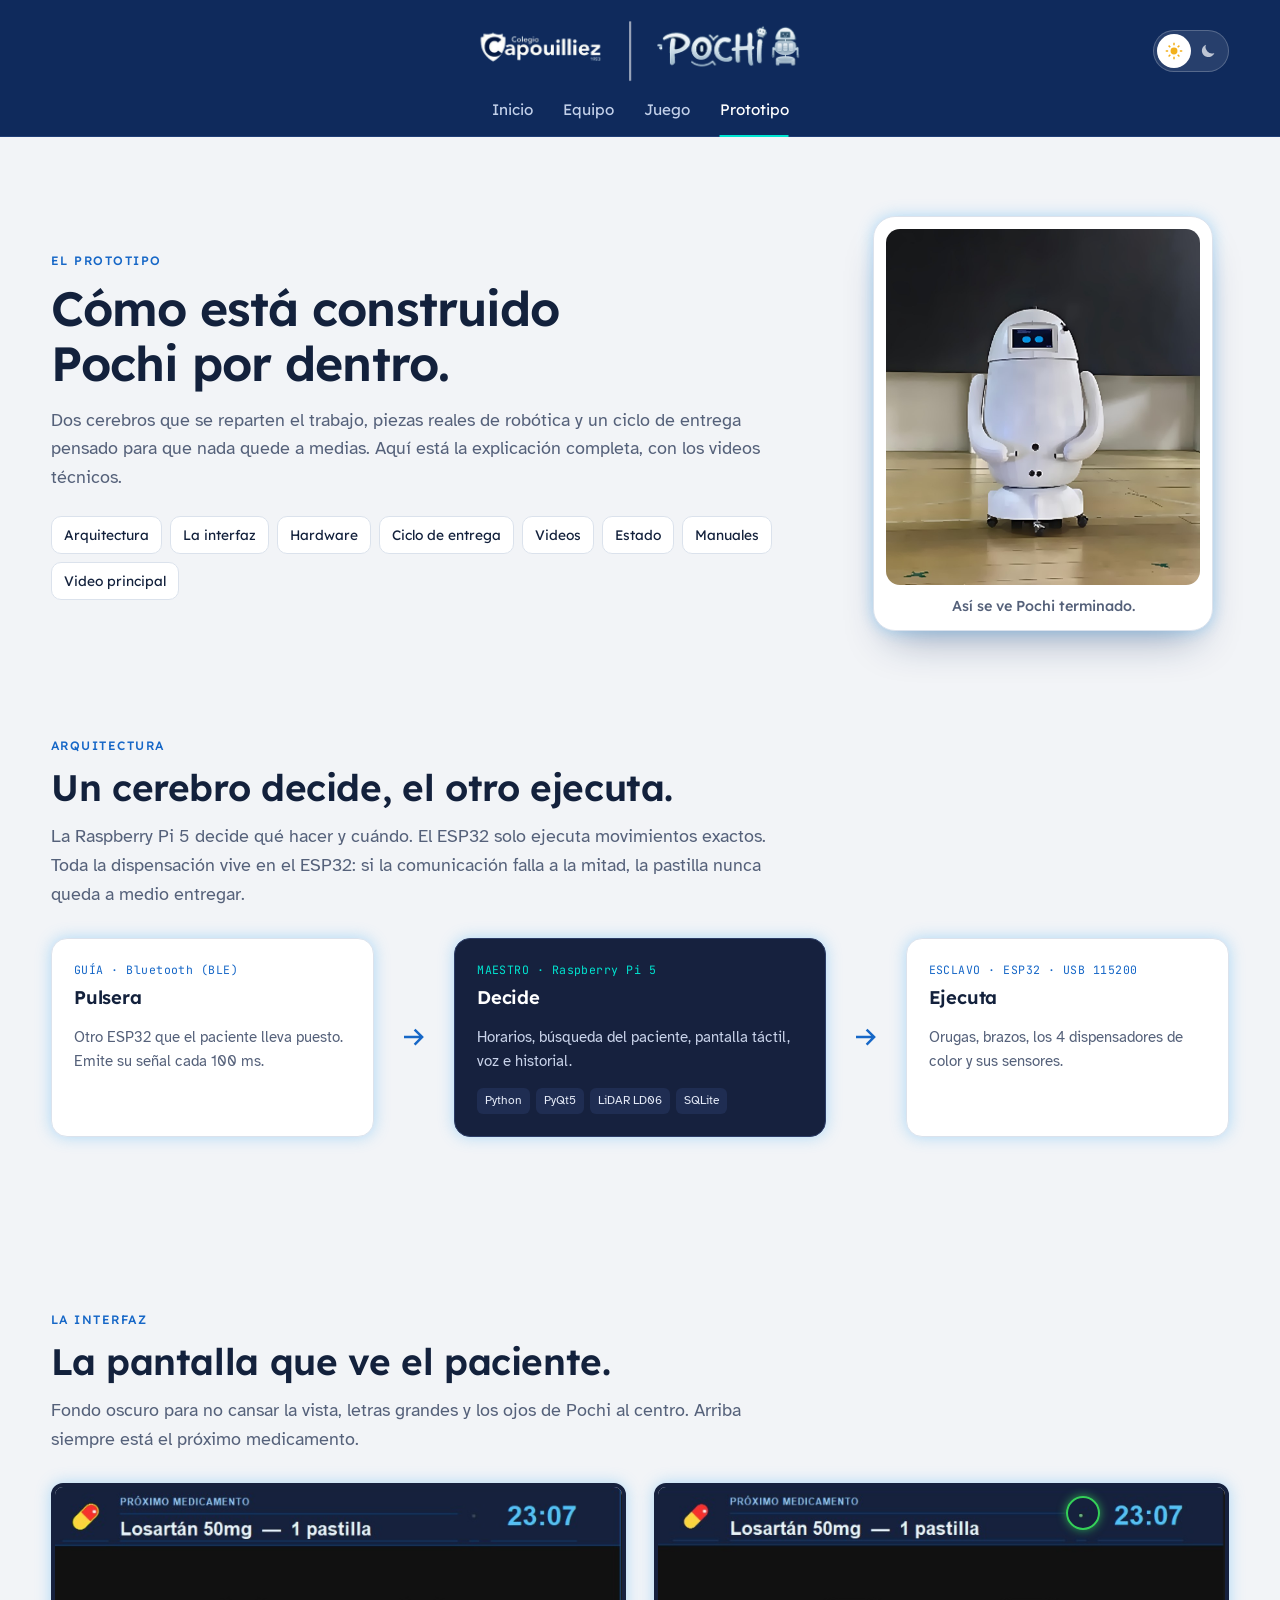
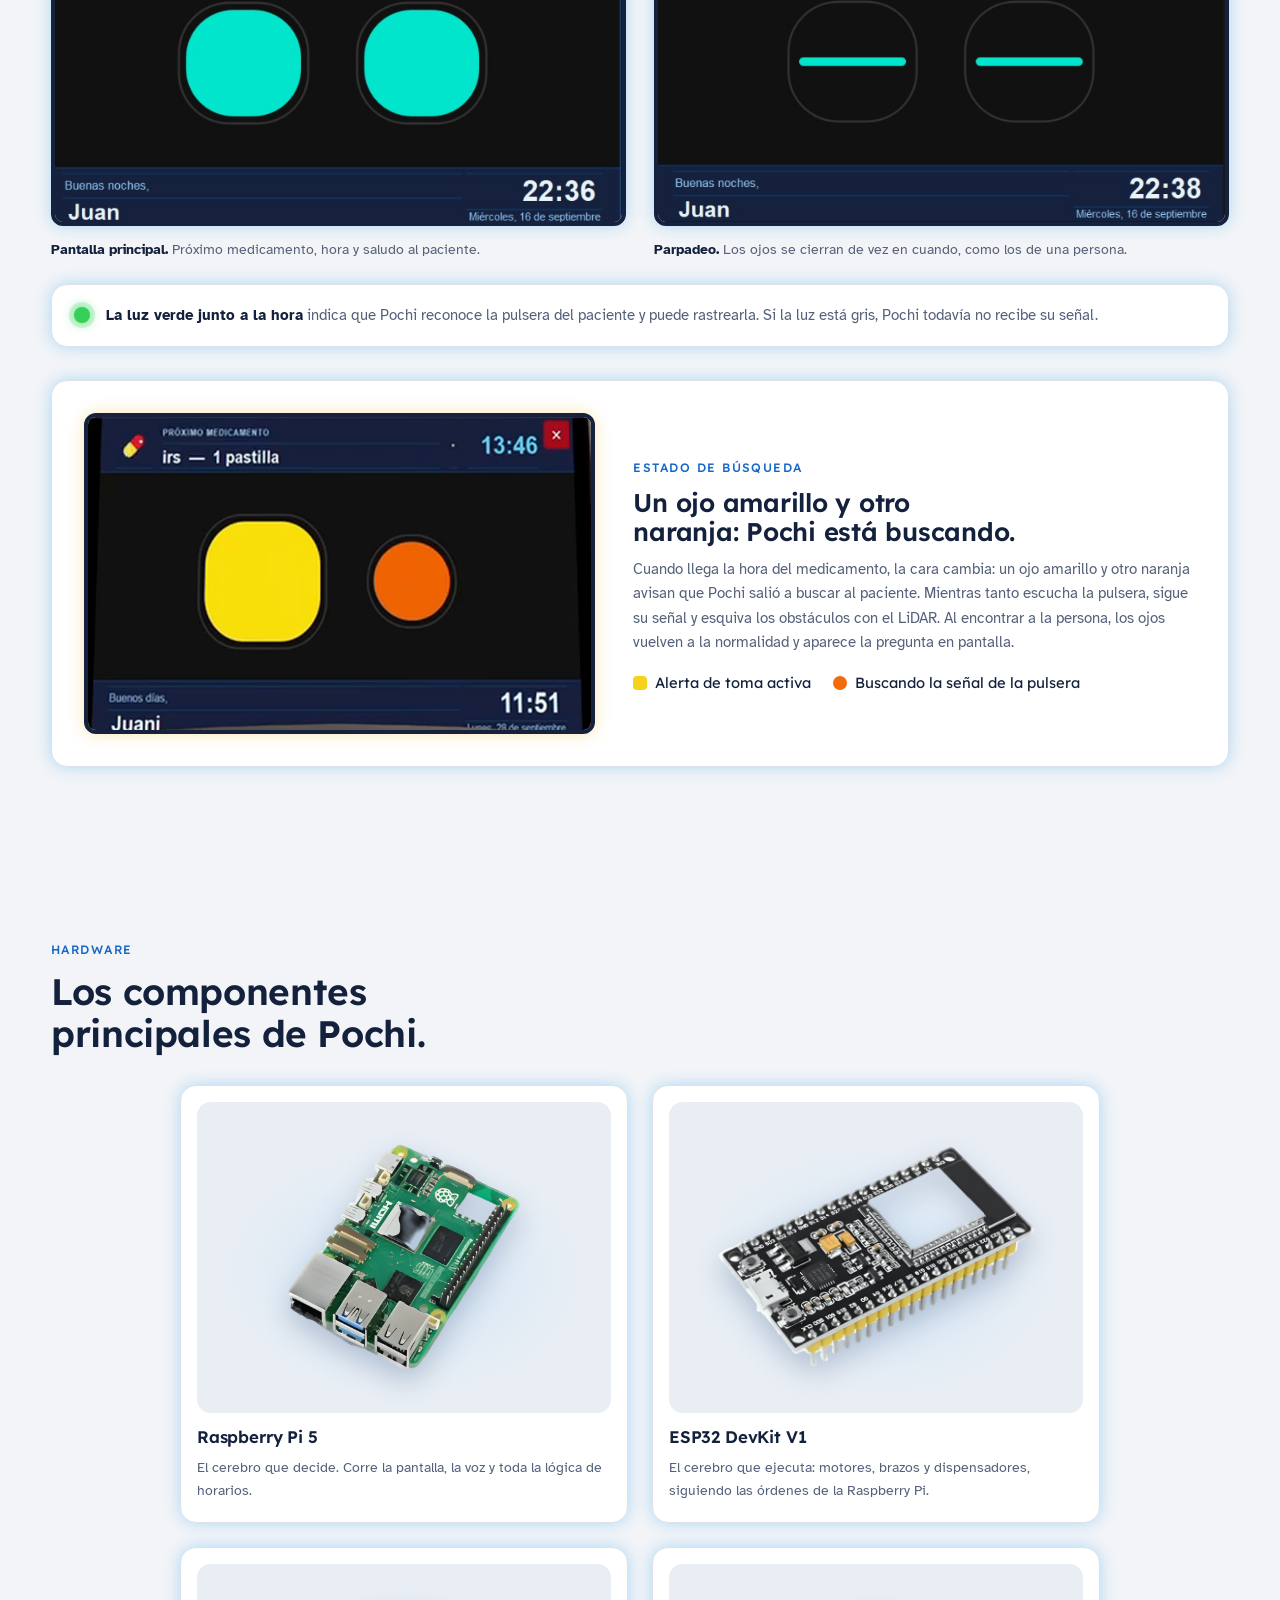
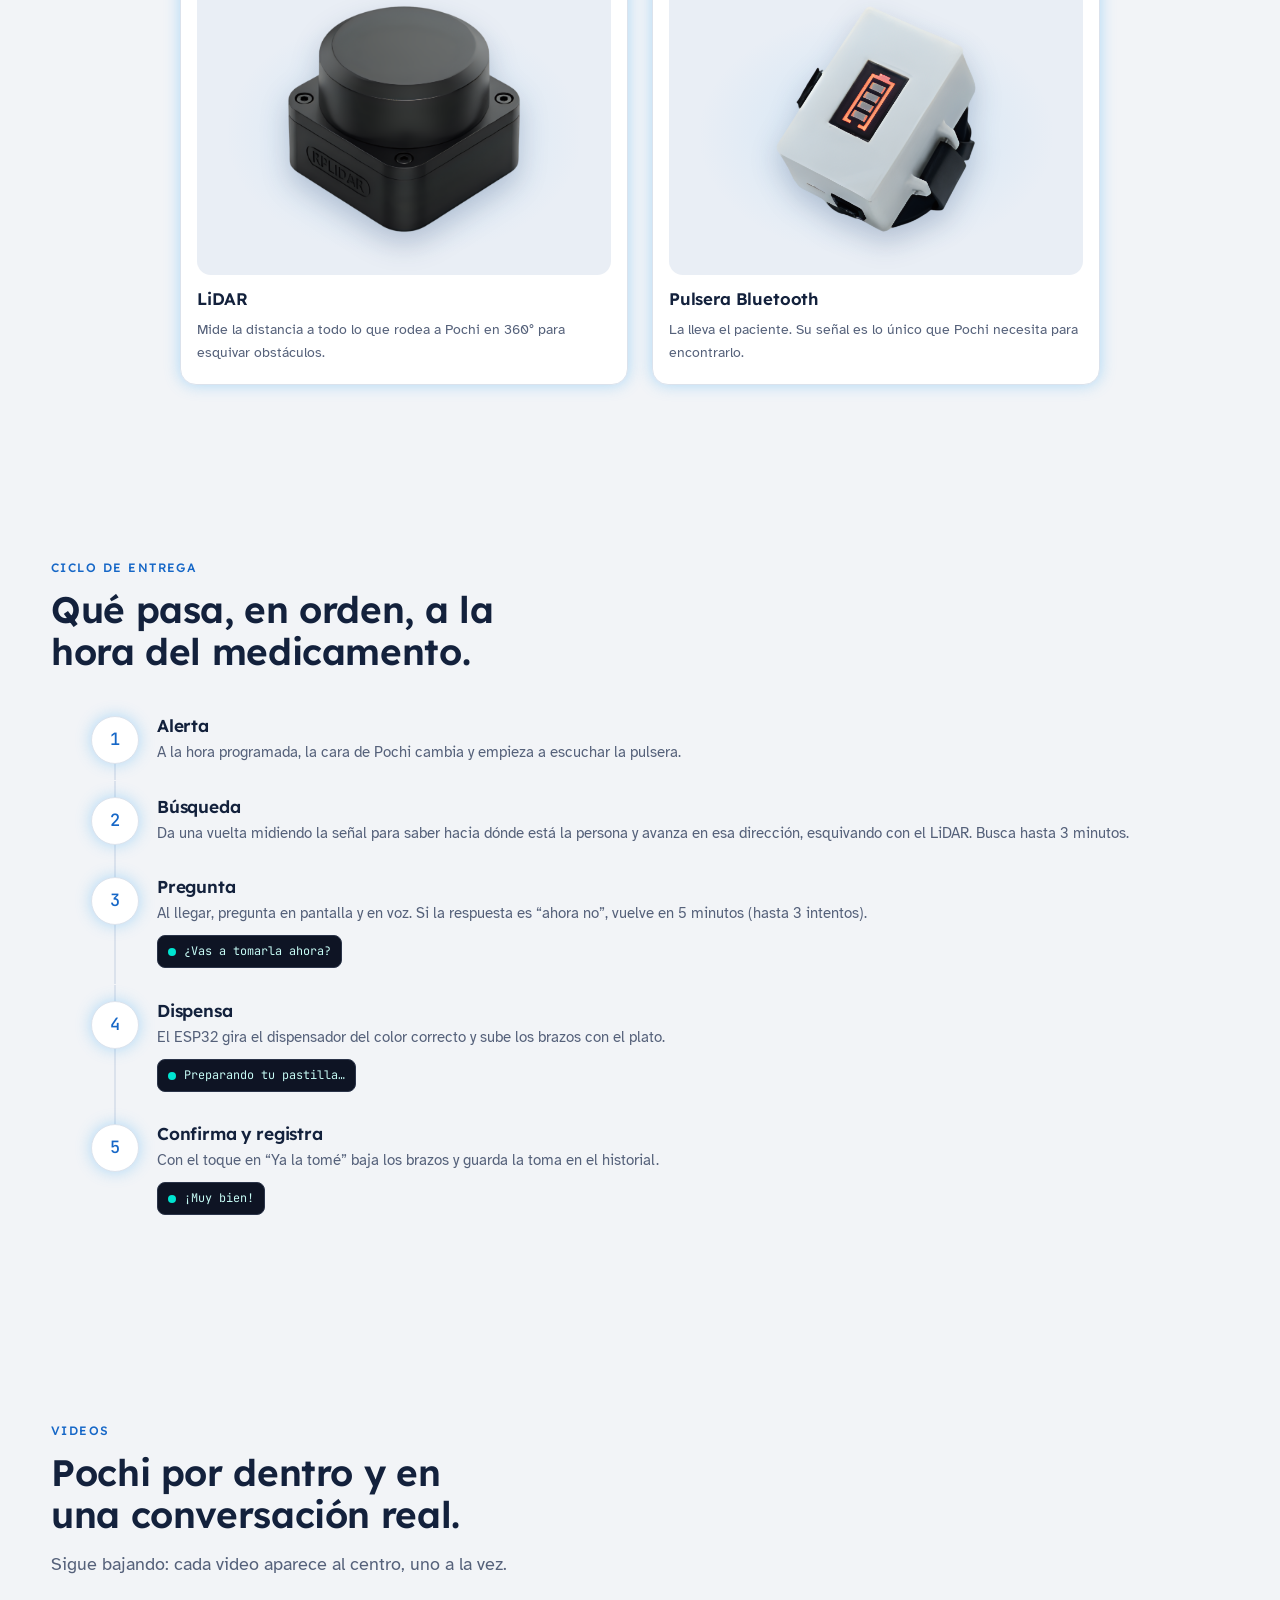
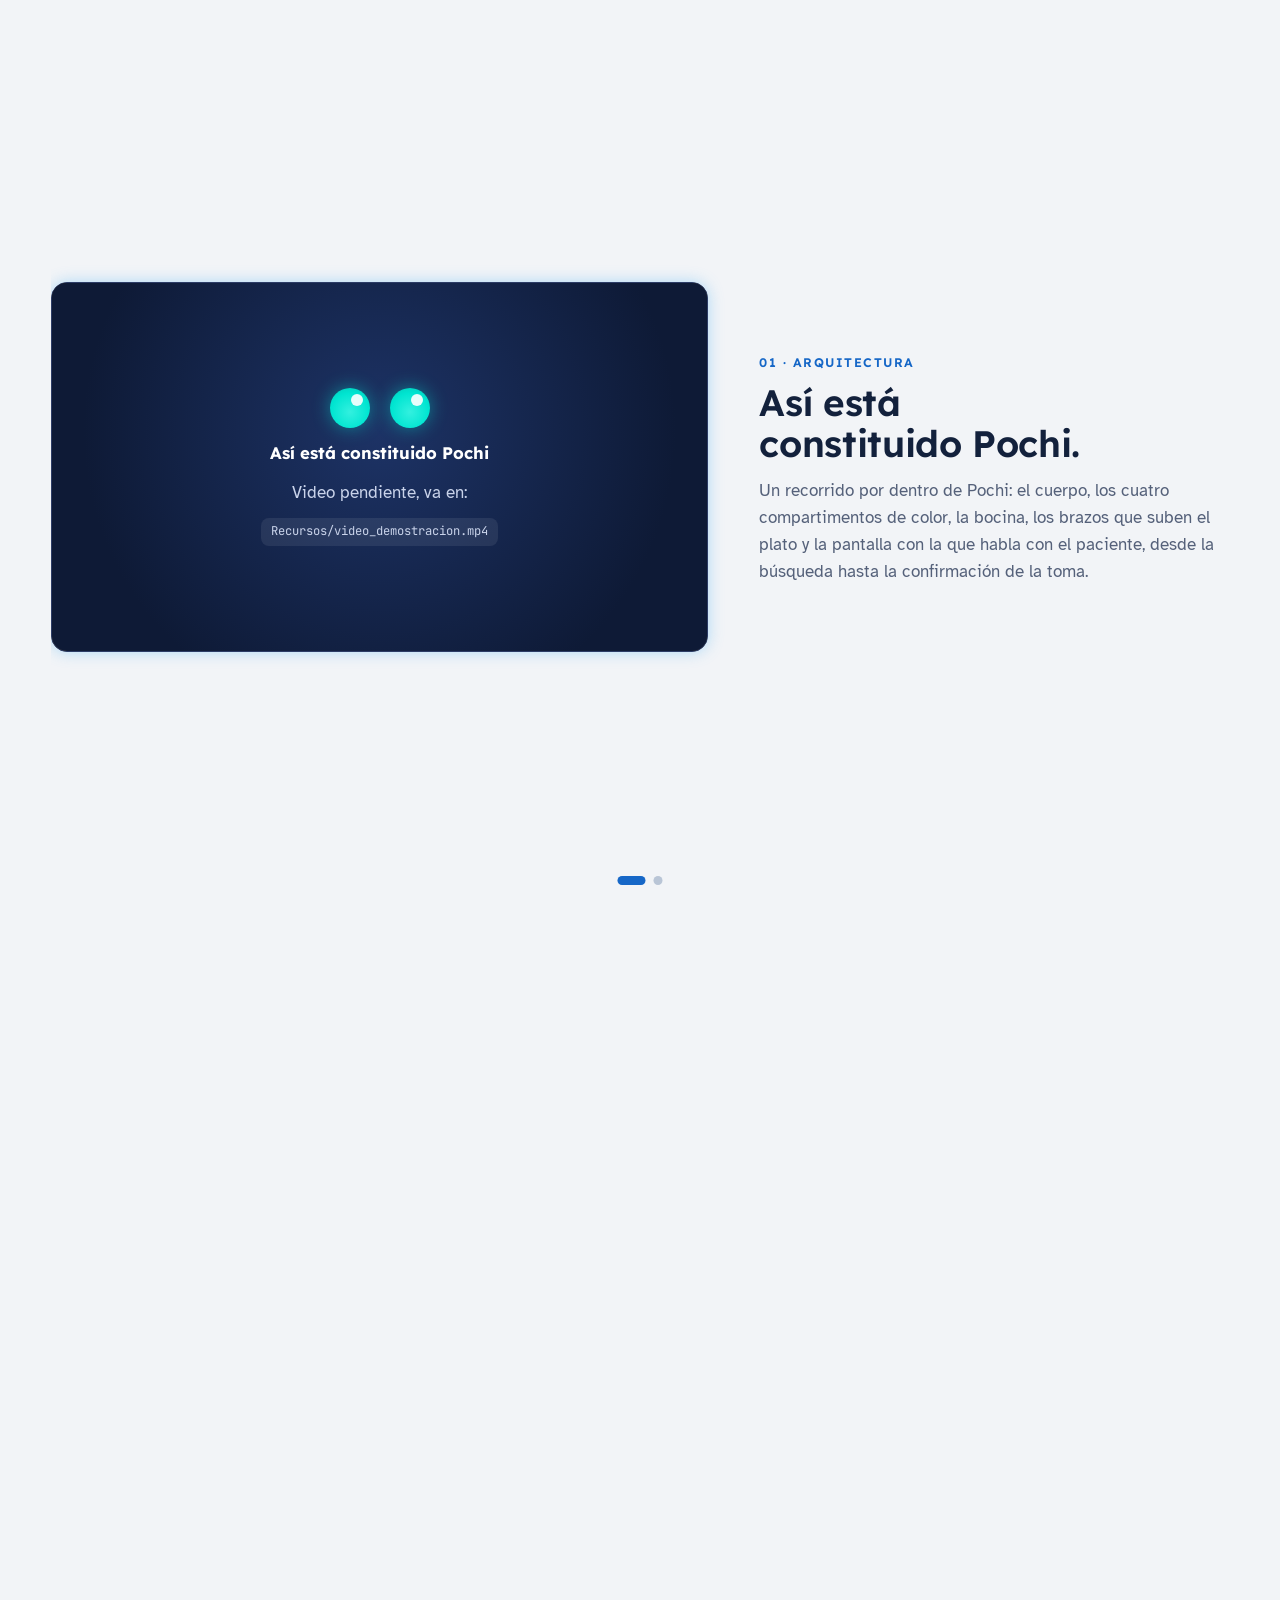
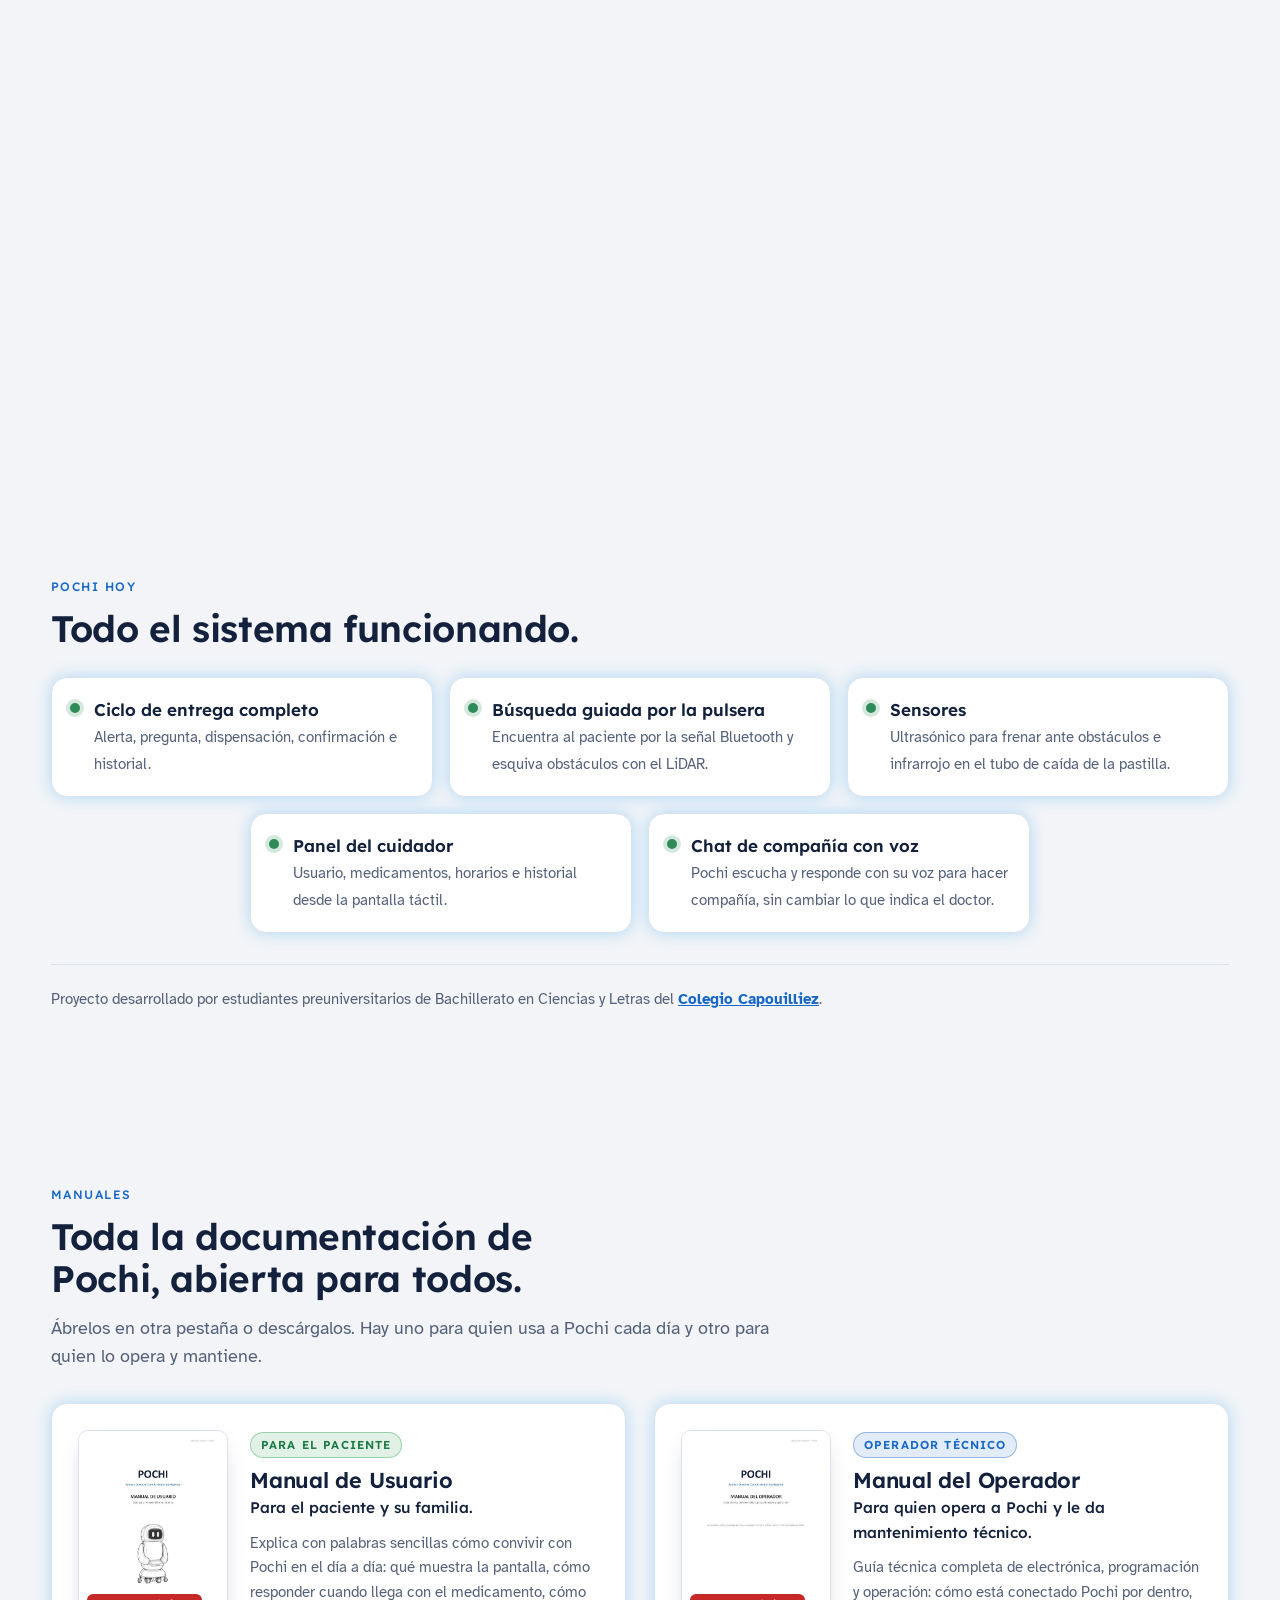
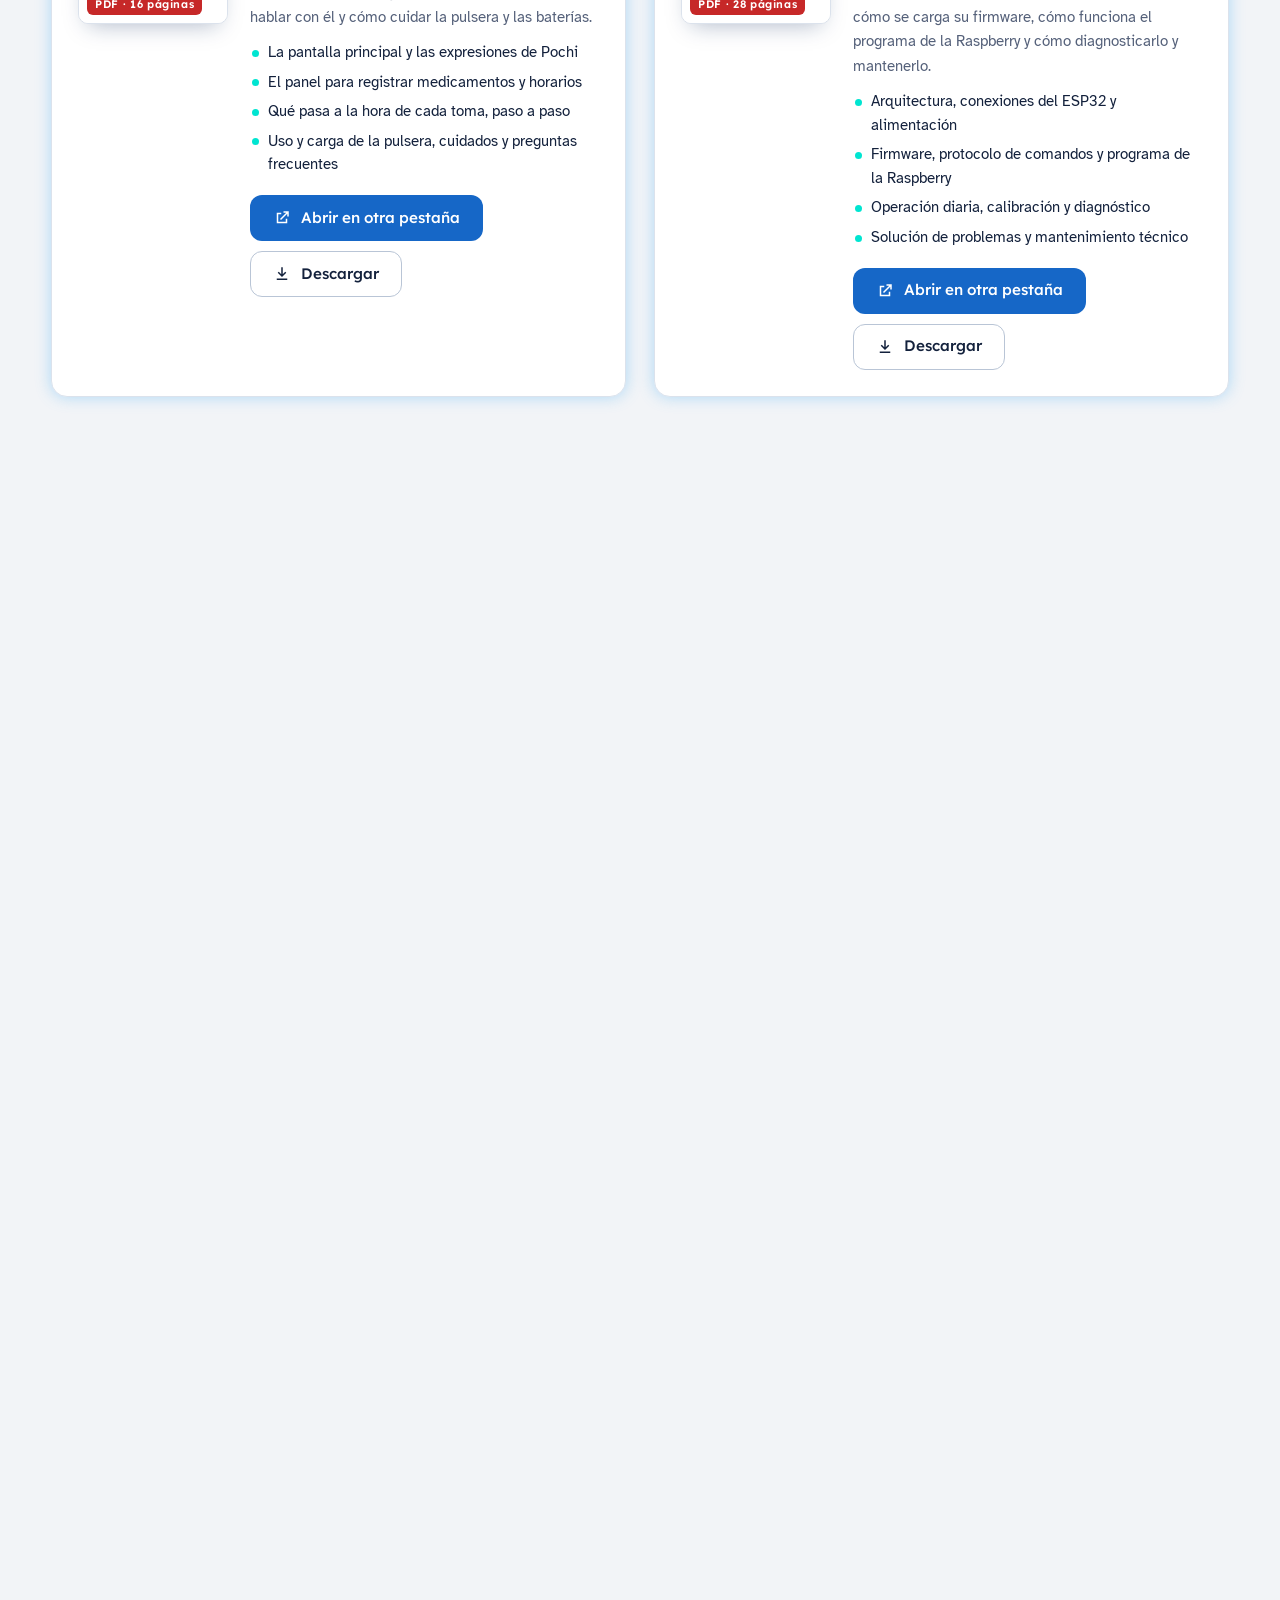
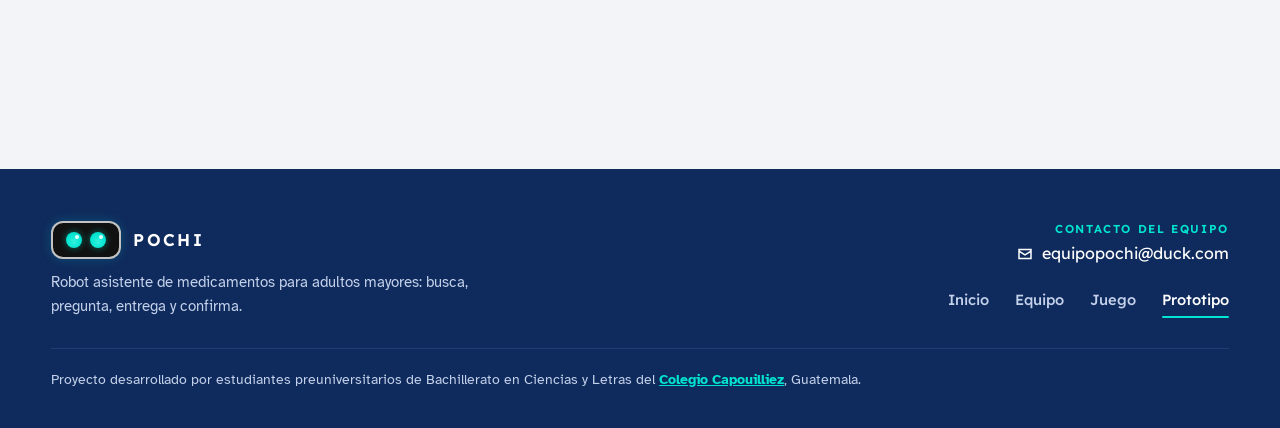
<file: prototipo.html>
<!doctype html>
<html lang="es">
<head>
<meta charset="utf-8">
<meta name="viewport" content="width=device-width, initial-scale=1, viewport-fit=cover">
<meta name="claude:viewport-fit-sides" content="cover">
<title>Prototipo — Pochi</title>
<script>
/* Modo sol/luna guardado: se aplica antes de pintar para que no parpadee. */
(function(){ var m = 'sol'; try{ m = localStorage.getItem('pochi_modo') || 'sol'; }catch(e){}
  document.documentElement.setAttribute('data-modo', m === 'luna' ? 'luna' : 'sol');
  document.documentElement.classList.add('js'); })();
</script>
<meta name="description" content="Arquitectura, hardware y videos técnicos de Pochi.">
<meta name="theme-color" content="#0f2a5c">
<link rel="icon" href="Recursos/favicon.svg" type="image/svg+xml">
<link rel="icon" href="Recursos/favicon.ico" sizes="48x48">
<link rel="apple-touch-icon" href="Recursos/apple-touch-icon.png">
<link rel="manifest" href="Recursos/site.webmanifest">
<meta name="apple-mobile-web-app-title" content="Pochi">
<link rel="preconnect" href="https://fonts.googleapis.com">
<link rel="preconnect" href="https://fonts.gstatic.com" crossorigin>
<link rel="stylesheet" href="https://fonts.googleapis.com/css2?family=Atkinson+Hyperlegible:ital,wght@0,400;0,700;1,400&family=JetBrains+Mono:wght@500;700&family=Lexend:wght@400;500;600;700&display=swap">
<link rel="stylesheet" href="css/comun.css">
<link rel="stylesheet" href="css/prototipo.css">
</head>
<body>

<header class="site">
  <div class="nav-row">
    <a href="index.html#intro" class="brand" data-intro aria-label="Inicio: Colegio Capouilliez y Pochi">
      <img src="Recursos/logo_header.png" alt="Colegio Capouilliez | Pochi" width="663" height="128">
    </a>
    <nav class="links" id="navLinks" aria-label="Principal"><a href="index.html">Inicio</a><a href="equipo.html">Equipo</a><a href="juego.html">Juego</a><a href="prototipo.html" aria-current="page">Prototipo</a></nav>
    <div class="nav-tools">
      <button class="mode-toggle" id="modeToggle" type="button" aria-pressed="false" aria-label="Cambiar a modo luna" title="Cambiar a modo luna">
        <span class="knob" aria-hidden="true"></span>
        <span class="ico sun" aria-hidden="true"><svg viewBox="0 0 24 24"><circle cx="12" cy="12" r="4.6"/><path d="M11 1h2v3.2h-2zM11 19.8h2V23h-2zM1 11h3.2v2H1zM19.8 11H23v2h-3.2zM4.1 5.5l1.4-1.4 2.3 2.3-1.4 1.4zM16.2 17.6l1.4-1.4 2.3 2.3-1.4 1.4zM4.1 18.5l2.3-2.3 1.4 1.4-2.3 2.3zM16.2 6.4l2.3-2.3 1.4 1.4-2.3 2.3z"/></svg></span>
        <span class="ico moon" aria-hidden="true"><svg viewBox="0 0 24 24"><path d="M20.5 14.6A8.5 8.5 0 0 1 9.4 3.5a8.6 8.6 0 1 0 11.1 11.1z"/></svg></span>
      </button>
      <button class="nav-toggle" id="navToggle" type="button" aria-expanded="false" aria-controls="navLinks" aria-label="Abrir menú"><span></span><span></span><span></span></button>
    </div>
  </div>
</header>
<main id="contenido">
<div class="wrap">
  <section class="page-head proto-head">
    <div class="reveal">
      <span class="eyebrow">El prototipo</span>
      <h1>Cómo está construido Pochi por dentro.</h1>
      <p class="lead">Dos cerebros que se reparten el trabajo, piezas reales de robótica y un ciclo de entrega pensado para que nada quede a medias. Aquí está la explicación completa, con los videos técnicos.</p>
      <nav class="toc" aria-label="En esta página">
        <a href="#arquitectura">Arquitectura</a><a href="#interfaz">La interfaz</a><a href="#hardware">Hardware</a>
        <a href="#ciclo">Ciclo de entrega</a><a href="#videos">Videos</a><a href="#estado">Estado</a><a href="#manuales">Manuales</a><a href="#video-principal">Video principal</a>
      </nav>
    </div>
    <figure class="pochi-frame reveal" data-from="right">
      <img src="Recursos/pochi_frente.jpg" alt="Pochi de frente: robot blanco con pantalla de ojos azules, dos brazos y base móvil" width="969" height="1098">
      <figcaption>Así se ve Pochi terminado.</figcaption>
    </figure>
  </section>

  <section class="section tight" id="arquitectura" aria-labelledby="t-arq">
    <div class="reveal">
      <span class="eyebrow">Arquitectura</span>
      <h2 class="h2" id="t-arq">Un cerebro decide, el otro ejecuta.</h2>
      <p class="lead">La Raspberry Pi 5 decide qué hacer y cuándo. El ESP32 solo ejecuta movimientos exactos. Toda la dispensación vive en el ESP32: si la comunicación falla a la mitad, la pastilla nunca queda a medio entregar.</p>
    </div>
    <div class="arch reveal">
      <div class="card arch-node"><span class="arch-tag">GUÍA · Bluetooth (BLE)</span><h3>Pulsera</h3><p>Otro ESP32 que el paciente lleva puesto. Emite su señal cada 100 ms.</p></div>
      <div class="arch-link"><svg viewBox="0 0 24 24" aria-hidden="true"><path fill="currentColor" d="M13.2 5.3 19.9 12l-6.7 6.7-1.4-1.4 4.3-4.3H4v-2h12.1l-4.3-4.3z"/></svg></div>
      <div class="card arch-node main"><span class="arch-tag">MAESTRO · Raspberry Pi 5</span><h3>Decide</h3><p>Horarios, búsqueda del paciente, pantalla táctil, voz e historial.</p><ul><li>Python</li><li>PyQt5</li><li>LiDAR LD06</li><li>SQLite</li></ul></div>
      <div class="arch-link"><svg viewBox="0 0 24 24" aria-hidden="true"><path fill="currentColor" d="M13.2 5.3 19.9 12l-6.7 6.7-1.4-1.4 4.3-4.3H4v-2h12.1l-4.3-4.3z"/></svg></div>
      <div class="card arch-node"><span class="arch-tag">ESCLAVO · ESP32 · USB 115200</span><h3>Ejecuta</h3><p>Orugas, brazos, los 4 dispensadores de color y sus sensores.</p></div>
    </div>
  </section>

  <section class="section tight" id="interfaz" aria-labelledby="t-int">
    <div class="reveal">
      <span class="eyebrow">La interfaz</span>
      <h2 class="h2" id="t-int">La pantalla que ve el paciente.</h2>
      <p class="lead">Fondo oscuro para no cansar la vista, letras grandes y los ojos de Pochi al centro. Arriba siempre está el próximo medicamento.</p>
    </div>
    <div class="screens">
      <figure class="screen-fig reveal"><figure class="media "><img src="Recursos/pantalla_principal.png" alt="Pantalla principal de Pochi con el próximo medicamento, la hora y los ojos turquesa abiertos" loading="lazy" onerror="this.parentNode.classList.add('missing')"><figcaption class="media-missing">Imagen pendiente<code>Recursos/pantalla_principal.png</code></figcaption></figure><figcaption><b>Pantalla principal.</b> Próximo medicamento, hora y saludo al paciente.</figcaption></figure>
      <figure class="screen-fig reveal"><div class="led-wrap"><figure class="media "><img src="Recursos/pantalla_parpadeo.png" alt="Pantalla de Pochi con los ojos cerrados en una línea, parpadeando, y la luz verde encendida junto a la hora" loading="lazy" onerror="this.parentNode.classList.add('missing')"><figcaption class="media-missing">Imagen pendiente<code>Recursos/pantalla_parpadeo.png</code></figcaption></figure><span class="led-mark" aria-hidden="true"></span></div><figcaption><b>Parpadeo.</b> Los ojos se cierran de vez en cuando, como los de una persona.</figcaption></figure>
    </div>
    <div class="led-note card reveal">
      <span class="led-dot" aria-hidden="true"></span>
      <p><b>La luz verde junto a la hora</b> indica que Pochi reconoce la pulsera del paciente y puede rastrearla. Si la luz está gris, Pochi todavía no recibe su señal.</p>
    </div>
    <div class="search-state card reveal">
      <figure class="screen-fig"><figure class="media "><img src="Recursos/pantalla_busqueda.png" alt="Pantalla de Pochi en estado de búsqueda: un ojo amarillo cuadrado y otro naranja redondo" loading="lazy" onerror="this.parentNode.classList.add('missing')"><figcaption class="media-missing">Imagen pendiente<code>Recursos/pantalla_busqueda.png</code></figcaption></figure></figure>
      <div>
        <span class="eyebrow">Estado de búsqueda</span>
        <h3>Un ojo amarillo y otro naranja: Pochi está buscando.</h3>
        <p>Cuando llega la hora del medicamento, la cara cambia: un ojo amarillo y otro naranja avisan que Pochi salió a buscar al paciente. Mientras tanto escucha la pulsera, sigue su señal y esquiva los obstáculos con el LiDAR. Al encontrar a la persona, los ojos vuelven a la normalidad y aparece la pregunta en pantalla.</p>
        <ul class="search-points"><li><i style="--c:#f7d21c"></i>Alerta de toma activa</li><li><i style="--c:#f26b0f"></i>Buscando la señal de la pulsera</li></ul>
      </div>
    </div>
  </section>

  <section class="section tight" id="hardware" aria-labelledby="t-hw">
    <div class="reveal">
      <span class="eyebrow">Hardware</span>
      <h2 class="h2" id="t-hw">Los componentes principales de Pochi.</h2>
    </div>
    <div class="hw-grid">
      <article class="card hw reveal"><figure class="media hw-media"><img src="Recursos/hw_raspberry.png" alt="Raspberry Pi 5" loading="lazy" onerror="this.parentNode.classList.add('missing')"><figcaption class="media-missing">Imagen pendiente<code>Recursos/hw_raspberry.png</code></figcaption></figure><h3>Raspberry Pi 5</h3><p>El cerebro que decide. Corre la pantalla, la voz y toda la lógica de horarios.</p></article>
      <article class="card hw reveal"><figure class="media hw-media"><img src="Recursos/hw_esp32.png" alt="ESP32 DevKit V1" loading="lazy" onerror="this.parentNode.classList.add('missing')"><figcaption class="media-missing">Imagen pendiente<code>Recursos/hw_esp32.png</code></figcaption></figure><h3>ESP32 DevKit V1</h3><p>El cerebro que ejecuta: motores, brazos y dispensadores, siguiendo las órdenes de la Raspberry Pi.</p></article>
      <article class="card hw reveal"><figure class="media hw-media"><img src="Recursos/hw_lidar.png" alt="LiDAR" loading="lazy" onerror="this.parentNode.classList.add('missing')"><figcaption class="media-missing">Imagen pendiente<code>Recursos/hw_lidar.png</code></figcaption></figure><h3>LiDAR</h3><p>Mide la distancia a todo lo que rodea a Pochi en 360° para esquivar obstáculos.</p></article>
      <article class="card hw reveal"><figure class="media hw-media"><img src="Recursos/hw_pulsera.png" alt="Pulsera Bluetooth" loading="lazy" onerror="this.parentNode.classList.add('missing')"><figcaption class="media-missing">Imagen pendiente<code>Recursos/hw_pulsera.png</code></figcaption></figure><h3>Pulsera Bluetooth</h3><p>La lleva el paciente. Su señal es lo único que Pochi necesita para encontrarlo.</p></article>
    </div>
  </section>

  <section class="section tight" id="ciclo" aria-labelledby="t-ciclo">
    <div class="reveal">
      <span class="eyebrow">Ciclo de entrega</span>
      <h2 class="h2" id="t-ciclo">Qué pasa, en orden, a la hora del medicamento.</h2>
    </div>
    <ol class="flow">
      <li class="reveal"><span class="flow-dot">1</span><div><h3>Alerta</h3><p>A la hora programada, la cara de Pochi cambia y empieza a escuchar la pulsera.</p></div></li>
      <li class="reveal"><span class="flow-dot">2</span><div><h3>Búsqueda</h3><p>Da una vuelta midiendo la señal para saber hacia dónde está la persona y avanza en esa dirección, esquivando con el LiDAR. Busca hasta 3 minutos.</p></div></li>
      <li class="reveal"><span class="flow-dot">3</span><div><h3>Pregunta</h3><p>Al llegar, pregunta en pantalla y en voz. Si la respuesta es “ahora no”, vuelve en 5 minutos (hasta 3 intentos).</p><span class="screen-chip">¿Vas a tomarla ahora?</span></div></li>
      <li class="reveal"><span class="flow-dot">4</span><div><h3>Dispensa</h3><p>El ESP32 gira el dispensador del color correcto y sube los brazos con el plato.</p><span class="screen-chip">Preparando tu pastilla…</span></div></li>
      <li class="reveal"><span class="flow-dot">5</span><div><h3>Confirma y registra</h3><p>Con el toque en “Ya la tomé” baja los brazos y guarda la toma en el historial.</p><span class="screen-chip">¡Muy bien!</span></div></li>
    </ol>
  </section>

  <section class="section tight" id="videos" aria-labelledby="t-videos">
    <div class="reveal">
      <span class="eyebrow">Videos</span>
      <h2 class="h2" id="t-videos">Pochi por dentro y en una conversación real.</h2>
      <p class="lead">Sigue bajando: cada video aparece al centro, uno a la vez.</p>
    </div>
  </section>
  <div class="vstory" id="vstory">
    <div class="vstory-stage">
      <article class="vslide is-active">
        <div class="vslide-media"><div class="player" data-src="Recursos/video_demostracion.mp4" data-poster="Recursos/video_demostracion_portada.jpg" data-title="Así está constituido Pochi"></div></div>
        <div class="vslide-text">
          <span class="vslide-n">01 · Arquitectura</span>
          <h3>Así está constituido Pochi.</h3>
          <p>Un recorrido por dentro de Pochi: el cuerpo, los cuatro compartimentos de color, la bocina, los brazos que suben el plato y la pantalla con la que habla con el paciente, desde la búsqueda hasta la confirmación de la toma.</p>
        </div>
      </article>
      <article class="vslide vslide-vert">
        <div class="vslide-media"><div class="player vertical" data-src="Recursos/video_charla.mp4" data-poster="Recursos/video_charla_portada.jpg" data-title="Conversación real con Pochi"></div></div>
        <div class="vslide-text">
          <span class="vslide-n">02 · Compañía</span>
          <h3>Una conversación real con la IA de Pochi.</h3>
          <p>Nuestra maestra conversa con Pochi, sin guion. Pochi escucha con su micrófono, entiende lo que se le dice y responde con su propia voz.</p>
          <p>Así puede hacerle compañía a la persona durante el día: platicar, recordarle sus horarios y resolver dudas básicas sobre sus medicamentos, siempre respetando la receta del doctor.</p>
        </div>
      </article>
    </div>
    <div class="vstory-dots" aria-hidden="true"><i class="on"></i><i></i></div>
  </div>

  <section class="section tight" id="estado" aria-labelledby="t-estado">
    <div class="reveal">
      <span class="eyebrow">Pochi hoy</span>
      <h2 class="h2" id="t-estado">Todo el sistema funcionando.</h2>
    </div>
    <ul class="status">
      <li class="card reveal"><span class="status-dot"></span><div><b>Ciclo de entrega completo</b><span class="txt">Alerta, pregunta, dispensación, confirmación e historial.</span></div></li>
      <li class="card reveal"><span class="status-dot"></span><div><b>Búsqueda guiada por la pulsera</b><span class="txt">Encuentra al paciente por la señal Bluetooth y esquiva obstáculos con el LiDAR.</span></div></li>
      <li class="card reveal"><span class="status-dot"></span><div><b>Sensores</b><span class="txt">Ultrasónico para frenar ante obstáculos e infrarrojo en el tubo de caída de la pastilla.</span></div></li>
      <li class="card reveal"><span class="status-dot"></span><div><b>Panel del cuidador</b><span class="txt">Usuario, medicamentos, horarios e historial desde la pantalla táctil.</span></div></li>
      <li class="card reveal"><span class="status-dot"></span><div><b>Chat de compañía con voz</b><span class="txt">Pochi escucha y responde con su voz para hacer compañía, sin cambiar lo que indica el doctor.</span></div></li>
    </ul>
    <p class="school reveal"><span>Proyecto desarrollado por estudiantes preuniversitarios de Bachillerato en Ciencias y Letras del <a href="https://www.capouilliez.edu.gt" target="_blank" rel="noopener">Colegio Capouilliez</a>.</span></p>
  </section>

  <section class="section tight" id="manuales" aria-labelledby="t-man">
    <div class="reveal">
      <span class="eyebrow">Manuales</span>
      <h2 class="h2" id="t-man">Toda la documentación de Pochi, abierta para todos.</h2>
      <p class="lead">Ábrelos en otra pestaña o descárgalos. Hay uno para quien usa a Pochi cada día y otro para quien lo opera y mantiene.</p>
    </div>
    <div class="manuals">
      <article class="card manual reveal">
        <a class="manual-cover" href="Recursos/Manual_Usuario_Pochi.pdf" target="_blank" rel="noopener" aria-label="Abrir Manual de Usuario en una nueva pestaña"><img src="Recursos/manual_usuario_portada.jpg" alt="Portada del Manual de Usuario" loading="lazy"><span class="manual-pages">PDF · 16 páginas</span></a>
        <div class="manual-body">
          <span class="manual-tag pac">Para el paciente</span>
          <h3>Manual de Usuario</h3>
          <p class="manual-who">Para el paciente y su familia.</p>
          <p>Explica con palabras sencillas cómo convivir con Pochi en el día a día: qué muestra la pantalla, cómo responder cuando llega con el medicamento, cómo hablar con él y cómo cuidar la pulsera y las baterías.</p>
          <ul class="manual-pts"><li>La pantalla principal y las expresiones de Pochi</li><li>El panel para registrar medicamentos y horarios</li><li>Qué pasa a la hora de cada toma, paso a paso</li><li>Uso y carga de la pulsera, cuidados y preguntas frecuentes</li></ul>
          <div class="manual-btns">
            <a class="btn btn-primary" href="Recursos/Manual_Usuario_Pochi.pdf" target="_blank" rel="noopener"><svg viewBox="0 0 24 24" aria-hidden="true"><path d="M14 3h7v7h-2V6.4l-8.3 8.3-1.4-1.4L17.6 5H14zM5 5h6v2H7v10h10v-4h2v6H5z"/></svg>Abrir en otra pestaña</a>
            <a class="btn btn-ghost" href="Recursos/Manual_Usuario_Pochi.pdf" download><svg viewBox="0 0 24 24" aria-hidden="true"><path d="M11 3h2v9.2l3.3-3.3 1.4 1.4L12 16l-5.7-5.7 1.4-1.4 3.3 3.3zM5 18h14v2H5z"/></svg>Descargar</a>
          </div>
        </div>
      </article>
      <article class="card manual reveal">
        <a class="manual-cover" href="Recursos/Manual_Operador_Pochi.pdf" target="_blank" rel="noopener" aria-label="Abrir Manual del Operador en una nueva pestaña"><img src="Recursos/manual_operador_portada.jpg" alt="Portada del Manual del Operador" loading="lazy"><span class="manual-pages">PDF · 28 páginas</span></a>
        <div class="manual-body">
          <span class="manual-tag tec">Operador técnico</span>
          <h3>Manual del Operador</h3>
          <p class="manual-who">Para quien opera a Pochi y le da mantenimiento técnico.</p>
          <p>Guía técnica completa de electrónica, programación y operación: cómo está conectado Pochi por dentro, cómo se carga su firmware, cómo funciona el programa de la Raspberry y cómo diagnosticarlo y mantenerlo.</p>
          <ul class="manual-pts"><li>Arquitectura, conexiones del ESP32 y alimentación</li><li>Firmware, protocolo de comandos y programa de la Raspberry</li><li>Operación diaria, calibración y diagnóstico</li><li>Solución de problemas y mantenimiento técnico</li></ul>
          <div class="manual-btns">
            <a class="btn btn-primary" href="Recursos/Manual_Operador_Pochi.pdf" target="_blank" rel="noopener"><svg viewBox="0 0 24 24" aria-hidden="true"><path d="M14 3h7v7h-2V6.4l-8.3 8.3-1.4-1.4L17.6 5H14zM5 5h6v2H7v10h10v-4h2v6H5z"/></svg>Abrir en otra pestaña</a>
            <a class="btn btn-ghost" href="Recursos/Manual_Operador_Pochi.pdf" download><svg viewBox="0 0 24 24" aria-hidden="true"><path d="M11 3h2v9.2l3.3-3.3 1.4 1.4L12 16l-5.7-5.7 1.4-1.4 3.3 3.3zM5 18h14v2H5z"/></svg>Descargar</a>
          </div>
        </div>
      </article>
    </div>
  </section>

  <section class="section main-video" id="video-principal" aria-labelledby="t-vp">
    <div class="main-video-box card reveal">
      <div>
        <span class="eyebrow">Por si te lo perdiste</span>
        <h2 id="t-vp">Video principal del funcionamiento</h2>
        <p>El mismo video del inicio: Pochi completo, de la alerta a la entrega.</p>
      </div>
      <div class="player" data-src="Recursos/video_principal.mp4" data-poster="Recursos/video_principal_portada.jpg" data-title="Video principal del funcionamiento"></div>
    </div>
  </section>

  <section class="section tight" aria-label="Más sobre Pochi">
    <div class="next-grid"><a class="card next-card reveal" href="juego.html"><span class="kicker">Juego</span><h3>El reto completo: 5 laberintos</h3><p>Más grandes, más engañosos y con niebla en los últimos niveles.</p><span class="go">Jugar →</span></a><a class="card next-card reveal" href="equipo.html"><span class="kicker">Equipo</span><h3>Quiénes construimos a Pochi</h3><p>Los 21 integrantes del equipo y sus roles.</p><span class="go">Conocer al equipo →</span></a><a class="card next-card reveal" href="index.html"><span class="kicker">Inicio</span><h3>Qué es Pochi</h3><p>El resumen del proyecto en un minuto.</p><span class="go">Ir al inicio →</span></a></div>
  </section>
</div>
</main>
<footer class="site-foot">
  <div class="foot-inner">
    <div class="foot-brand">
      <div class="row"><span class="eye-screen"><span class="eyes eyes-sm"><span class="eye"><i></i></span><span class="eye"><i></i></span></span></span>POCHI</div>
      <p>Robot asistente de medicamentos para adultos mayores: busca, pregunta, entrega y confirma.</p>
    </div>
    <div class="foot-side">
      <div class="foot-contact"><span class="foot-label">Contacto del equipo</span><a class="foot-mail copy-mail" href="mailto:equipopochi@duck.com" data-copy="equipopochi@duck.com" title="Clic para copiar el correo"><svg viewBox="0 0 24 24" aria-hidden="true"><path d="M3 5h18v14H3zm2 2v.5l7 4.5 7-4.5V7zm0 2.9V17h14V9.9l-7 4.5z"/></svg><span>equipopochi@duck.com</span></a></div>
      <nav class="foot-links" aria-label="Pie de página"><a href="index.html">Inicio</a><a href="equipo.html">Equipo</a><a href="juego.html">Juego</a><a href="prototipo.html" aria-current="page">Prototipo</a></nav>
    </div>
    <p class="foot-school">Proyecto desarrollado por estudiantes preuniversitarios de Bachillerato en Ciencias y Letras del <a href="https://www.capouilliez.edu.gt" target="_blank" rel="noopener">Colegio Capouilliez</a>, Guatemala.</p>
  </div>
</footer>
<script>
/* ==================================================================
   JS común de todas las páginas: modo sol/luna, menú móvil, header
   que se encoge al bajar, botones que marcan el clic,
   efecto de escala al hacer scroll y reproductores de video.
   ================================================================== */
(function(){
  'use strict';
  var reduceMotion = !!(window.matchMedia && window.matchMedia('(prefers-reduced-motion: reduce)').matches);

  /* ---------- modo sol / luna ----------
     El modo se aplica antes de pintar (script en <head>); aquí solo se
     cambia y se guarda para que se mantenga en todas las páginas. */
  var modeBtn = document.getElementById('modeToggle');
  function paintModeBtn(){
    if(!modeBtn){ return; }
    var luna = document.documentElement.getAttribute('data-modo') === 'luna';
    modeBtn.setAttribute('aria-pressed', luna ? 'true' : 'false');
    modeBtn.setAttribute('aria-label', luna ? 'Modo luna activo. Cambiar a modo sol' : 'Modo sol activo. Cambiar a modo luna');
    modeBtn.setAttribute('title', luna ? 'Cambiar a modo sol' : 'Cambiar a modo luna');
  }
  if(modeBtn){
    paintModeBtn();
    modeBtn.addEventListener('click', function(){
      var luna = document.documentElement.getAttribute('data-modo') !== 'luna';
      document.documentElement.setAttribute('data-modo', luna ? 'luna' : 'sol');
      try{ localStorage.setItem('pochi_modo', luna ? 'luna' : 'sol'); }catch(e){}
      paintModeBtn();
    });
  }

  /* ---------- correo del equipo: clic = copiar al portapapeles ----------
     Copia la dirección para pegarla donde se quiera y muestra
     "Copiado en portapapeles" abajo, al centro de la pantalla. */
  var toast = null, toastT = 0;
  function showToast(el, txt){
    if(!toast){
      toast = document.createElement('div');
      toast.className = 'copy-toast';
      toast.setAttribute('role', 'status');
      toast.setAttribute('aria-live', 'polite');
      document.body.appendChild(toast);
    }
    toast.innerHTML = '<svg viewBox="0 0 24 24" aria-hidden="true"><path d="M9.5 16.2 5.3 12l-1.4 1.4 5.6 5.6L20.1 8.4 18.7 7z"/></svg><span>' + txt + '</span>';
    toast.classList.remove('show');
    void toast.offsetWidth;
    toast.classList.add('show');
    el.classList.add('copied');
    clearTimeout(toastT);
    toastT = setTimeout(function(){ toast.classList.remove('show'); el.classList.remove('copied'); }, 2200);
  }
  function copyText(txt){
    if(navigator.clipboard && window.isSecureContext){
      return navigator.clipboard.writeText(txt).then(function(){ return true; }, function(){ return legacyCopy(txt); });
    }
    return Promise.resolve(legacyCopy(txt));
  }
  function legacyCopy(txt){
    var ta = document.createElement('textarea');
    ta.value = txt; ta.setAttribute('readonly', '');
    ta.style.cssText = 'position:fixed;top:0;left:0;opacity:0;pointer-events:none';
    document.body.appendChild(ta); ta.select();
    var ok = false; try{ ok = document.execCommand('copy'); }catch(e){}
    document.body.removeChild(ta);
    return ok;
  }
  document.addEventListener('click', function(e){
    var a = e.target.closest ? e.target.closest('[data-copy]') : null;
    if(!a){ return; }
    e.preventDefault();
    var txt = a.getAttribute('data-copy');
    copyText(txt).then(function(ok){
      showToast(a, ok ? 'Copiado en portapapeles' : 'Copia: ' + txt);
    });
  });
  /* ---------- botones: el clic deja marcado el color un momento ---------- */
  document.addEventListener('click', function(e){
    var b = e.target.closest ? e.target.closest('.btn') : null;
    if(!b){ return; }
    b.classList.add('pressed');
    setTimeout(function(){ b.classList.remove('pressed'); }, 450);
  }, true);

  /* ---------- menú móvil ---------- */
  var toggle = document.getElementById('navToggle');
  var links = document.getElementById('navLinks');
  function closeMenu(){
    if(links){ links.classList.remove('open'); }
    if(toggle){ toggle.setAttribute('aria-expanded','false'); }
  }
  if(toggle && links){
    toggle.addEventListener('click', function(){
      var open = links.classList.toggle('open');
      toggle.setAttribute('aria-expanded', open ? 'true' : 'false');
    });
    document.addEventListener('keydown', function(e){ if(e.key === 'Escape'){ closeMenu(); } });
  }

  /* ---------- header: grande arriba, se encoge al bajar ---------- */
  var hdr = document.querySelector('header.site');
  if(hdr){
    var setHdr = function(){
      var y = window.pageYOffset || 0;
      if(y > 24){ hdr.classList.add('compact'); } else if(y < 8){ hdr.classList.remove('compact'); }
    };
    window.addEventListener('scroll', setHdr, { passive:true });
    setHdr();
  }

  /* ---------- logo del header ----------
     Lleva al inicio y reproduce la pantalla de carga de los ojos.
     Los demás enlaces navegan normal, sin animación. */
  document.addEventListener('click', function(e){
    if(e.defaultPrevented || e.button !== 0 || e.metaKey || e.ctrlKey || e.shiftKey || e.altKey){ return; }
    var a = e.target.closest ? e.target.closest('a[data-intro]') : null;
    if(!a){ return; }
    closeMenu();
    if(typeof window.pochiIntro === 'function'){
      e.preventDefault();
      window.pochiIntro(); // ya estamos en el inicio: se reproduce aquí mismo
    } else {
      try{ sessionStorage.setItem('pochi_intro','1'); }catch(err){}
    }
  });

  /* ---------- animación al hacer scroll ----------
     Cada bloque .reveal aparece deslizándose hacia arriba al entrar en
     la pantalla. Los que entran juntos salen uno tras otro. Si un
     bloque vuelve a quedar por debajo de la pantalla, se "rearma" para
     repetir la animación la próxima vez que se baje. */
  var root = document.documentElement;
  function startReveal(){
    var items = [].slice.call(document.querySelectorAll('.reveal'));
    if(!items.length){ return; }
    if(!('IntersectionObserver' in window)){
      items.forEach(function(el){ el.classList.add('in'); });
      return;
    }
    /* de dónde entra cada bloque: los títulos desde la izquierda, lo que
       ocupa media pantalla desde su lado, la línea del colegio desde
       arriba y lo ancho desde abajo. Se puede forzar con data-from. */
    var vw = window.innerWidth || 1;
    items.forEach(function(el){
      if(el.hasAttribute('data-from')){ return; }
      var r = el.getBoundingClientRect(), from = 'bottom';
      if(el.querySelector('.eyebrow, h1') && !el.classList.contains('card')){ from = 'left'; }
      else if(el.classList.contains('school') || el.classList.contains('team-cta')){ from = 'top'; }
      else if(r.width > 0 && r.width < vw * 0.6){ from = (r.left + r.width / 2) < vw / 2 ? 'left' : 'right'; }
      el.setAttribute('data-from', from);
    });
    var io = new IntersectionObserver(function(entries){
      var entering = [];
      entries.forEach(function(en){
        if(en.isIntersecting){ entering.push(en); }
        else if(en.boundingClientRect.top > (en.rootBounds ? en.rootBounds.bottom : window.innerHeight)){
          en.target.classList.remove('in'); // quedó abajo: se repetirá al volver
        }
      });
      entering.sort(function(x, y){ return (x.boundingClientRect.top - y.boundingClientRect.top) || (x.boundingClientRect.left - y.boundingClientRect.left); });
      entering.forEach(function(en, i){
        if(en.target.classList.contains('in')){ return; }
        en.target.style.setProperty('--rd', Math.min(i * 0.12, 0.6).toFixed(2) + 's');
        en.target.classList.add('in');
      });
    }, { threshold:0.08, rootMargin:'0px 0px -6% 0px' });
    items.forEach(function(el){ io.observe(el); });
  }
  if(root.classList.contains('play-intro')){
    window.addEventListener('pochi:intro-fin', startReveal, { once:true });
  } else {
    startReveal();
  }

  /* ---------- reproductores de video (azul y blanco) ----------
     <div class="player" data-src="Recursos/video.mp4" data-title="..."></div>
     Controles: reproducir, barra de avance, tiempo, volumen, velocidad y
     pantalla completa. En pantalla completa hay un botón "Salir" siempre a la
     mano (también Esc). En iPhone, donde el navegador no deja poner en pantalla
     completa la página, el video se amplía a toda la pantalla dentro de la web,
     con los mismos controles y el mismo botón para salir.
     Si el archivo todavía no está en Recursos/, se muestra cuál falta. */
  var ICON_PLAY = '<svg class="i-play" viewBox="0 0 24 24" aria-hidden="true"><path d="M8 5.5v13l11-6.5z"/></svg>';
  var ICON_PAUSE = '<svg class="i-pause" viewBox="0 0 24 24" aria-hidden="true"><path d="M7 5h4v14H7zM13 5h4v14h-4z"/></svg>';
  var ICON_FULL = '<svg class="i-full" viewBox="0 0 24 24" aria-hidden="true"><path d="M4 9V4h5v2H6v3zm10-5h6v5h-2V6h-4zM4 15h2v3h3v2H4zm14 3v-3h2v5h-5v-2z"/></svg>';
  var ICON_MIN = '<svg class="i-min" viewBox="0 0 24 24" aria-hidden="true"><path d="M7 4h2v5H4V7h3zm8 0h2v3h3v2h-5zM4 15h5v5H7v-3H4zm11 0h5v2h-3v3h-2z"/></svg>';
  var ICON_VOL = '<svg class="i-vol" viewBox="0 0 24 24" aria-hidden="true"><path d="M4 9h4l5-4v14l-5-4H4zm12.5 3a4.5 4.5 0 0 0-2.5-4v8a4.5 4.5 0 0 0 2.5-4zM14 3.2v2.1a7 7 0 0 1 0 13.4v2.1a9 9 0 0 0 0-17.6z"/></svg>';
  var ICON_MUTE = '<svg class="i-mute" viewBox="0 0 24 24" aria-hidden="true"><path d="M4 9h4l5-4v14l-5-4H4zm12.3.3 1.4-1.4L20 10.2l2.3-2.3 1.4 1.4-2.3 2.3 2.3 2.3-1.4 1.4-2.3-2.3-2.3 2.3-1.4-1.4 2.3-2.3z"/></svg>';
  var ICON_X = '<svg viewBox="0 0 24 24" aria-hidden="true"><path d="M6.4 5 12 10.6 17.6 5 19 6.4 13.4 12l5.6 5.6-1.4 1.4-5.6-5.6L6.4 19 5 17.6 10.6 12 5 6.4z"/></svg>';
  var SPEEDS = [0.5, 0.75, 1, 1.25, 1.5, 2];
  function fmt(s){ if(!isFinite(s)){ s = 0; } var m = Math.floor(s / 60), r = Math.floor(s % 60); return m + ':' + (r < 10 ? '0' : '') + r; }
  function spd(x){ return String(x).replace('.', ',') + 'x'; }
  // iPhone no permite cambiar el volumen desde la página (solo con los botones del teléfono)
  var CAN_VOL = (function(){ try{ var t = document.createElement('video'); t.volume = 0.5; return t.volume === 0.5; }catch(e){ return false; } })();
  var fsEl = function(){ return document.fullscreenElement || document.webkitFullscreenElement || null; };
  var fsOK = !!(document.fullscreenEnabled || document.webkitFullscreenEnabled);

  [].forEach.call(document.querySelectorAll('.player'), function(p){
    var src = p.getAttribute('data-src') || '';
    var poster = p.getAttribute('data-poster') || '';
    var title = p.getAttribute('data-title') || 'Video';
    var speedBtns = SPEEDS.map(function(s){
      return '<button type="button" role="menuitemradio" data-speed="' + s + '"' + (s === 1 ? ' class="on" aria-checked="true"' : ' aria-checked="false"') + '>' + (s === 1 ? 'Normal' : spd(s)) + '</button>';
    }).join('');
    p.innerHTML =
      '<video playsinline webkit-playsinline preload="metadata"></video>' +
      '<button class="p-big" type="button" aria-label="Reproducir: ' + title + '">' + ICON_PLAY + '</button>' +
      '<button class="p-close" type="button" aria-label="Salir de pantalla completa">' + ICON_X + '<span>Salir</span></button>' +
      '<div class="p-bar">' +
        '<button class="p-play" type="button" aria-label="Reproducir o pausar">' + ICON_PLAY + ICON_PAUSE + '</button>' +
        '<div class="p-track" role="slider" tabindex="0" aria-label="Progreso del video" aria-valuemin="0" aria-valuemax="100" aria-valuenow="0"><i></i></div>' +
        '<span class="p-time">0:00 / 0:00</span>' +
        '<div class="p-vol">' +
          '<button class="p-mute" type="button" aria-label="Silenciar">' + ICON_VOL + ICON_MUTE + '</button>' +
          (CAN_VOL ? '<input class="p-volr" type="range" min="0" max="1" step="0.05" value="1" aria-label="Volumen">' : '') +
        '</div>' +
        '<div class="p-speed">' +
          '<button class="p-spd" type="button" aria-haspopup="true" aria-expanded="false" aria-label="Velocidad de reproducción">1x</button>' +
        '</div>' +
        '<button class="p-full" type="button" aria-label="Pantalla completa">' + ICON_FULL + ICON_MIN + '</button>' +
      '</div>' +
      '<div class="p-menu" role="menu" aria-label="Velocidad de reproducción"><span>Velocidad</span><div>' + speedBtns + '</div></div>' +
      '<div class="p-missing"><div class="eyes eyes-md"><span class="eye"><i></i></span><span class="eye"><i></i></span></div>' +
        '<strong>' + title + '</strong><span>Video pendiente, va en:</span><code>' + (src || 'Recursos/…') + '</code></div>';

    var v = p.querySelector('video');
    var fill = p.querySelector('.p-track i');
    var track = p.querySelector('.p-track');
    var time = p.querySelector('.p-time');
    var muteBtn = p.querySelector('.p-mute');
    var volR = p.querySelector('.p-volr');
    var spdBtn = p.querySelector('.p-spd');
    var menu = p.querySelector('.p-menu');
    var fullBtn = p.querySelector('.p-full');
    var markMissing = function(){ p.classList.add('missing'); };

    if(!src){ markMissing(); return; }
    if(poster){ v.setAttribute('poster', poster); }
    var source = document.createElement('source');
    source.src = src;
    source.addEventListener('error', markMissing);
    v.addEventListener('error', markMissing);
    v.appendChild(source);

    /* controles visibles / ocultos mientras se reproduce */
    var idleT = 0;
    var wake = function(){
      p.classList.remove('idle');
      clearTimeout(idleT);
      idleT = setTimeout(function(){
        if(!v.paused && !menu.classList.contains('open')){ p.classList.add('idle'); }
      }, 2600);
    };
    var tapIdle = false;   // ¿los controles estaban ocultos al tocar la pantalla?
    p.addEventListener('mousemove', wake);
    p.addEventListener('touchstart', function(){ tapIdle = p.classList.contains('idle'); wake(); }, { passive:true });
    p.addEventListener('keydown', wake);
    p.addEventListener('mouseleave', function(){ if(!v.paused && !p.classList.contains('is-fs')){ clearTimeout(idleT); p.classList.add('idle'); } });

    var play = function(){ var pr = v.play(); if(pr && pr.catch){ pr.catch(function(){}); } };
    var toggle = function(){ if(v.paused){ play(); } else { v.pause(); } };
    p.querySelector('.p-big').addEventListener('click', toggle);
    p.querySelector('.p-play').addEventListener('click', toggle);
    var lastTouch = 0;
    v.addEventListener('touchend', function(){ lastTouch = Date.now(); }, { passive:true });
    v.addEventListener('click', function(){
      // en pantallas táctiles, si los controles estaban ocultos el toque solo los muestra
      if(Date.now() - lastTouch < 600 && tapIdle){ tapIdle = false; wake(); return; }
      toggle();
    });
    v.addEventListener('dblclick', function(){ setFull(!p.classList.contains('is-fs')); });
    v.addEventListener('play', function(){ p.classList.add('playing'); wake(); });
    v.addEventListener('pause', function(){ p.classList.remove('playing'); p.classList.remove('idle'); });
    v.addEventListener('ended', function(){ p.classList.remove('playing'); p.classList.remove('idle'); });
    var paint = function(){
      var pct = v.duration ? (v.currentTime / v.duration) * 100 : 0;
      fill.style.width = pct + '%';
      track.setAttribute('aria-valuenow', Math.round(pct));
      time.textContent = fmt(v.currentTime) + ' / ' + fmt(v.duration);
    };
    v.addEventListener('timeupdate', paint);
    v.addEventListener('loadedmetadata', paint);

    /* barra de avance: clic o arrastre (mouse y dedo) */
    var seekTo = function(x){
      var r = track.getBoundingClientRect();
      if(v.duration){ v.currentTime = Math.max(0, Math.min(1, (x - r.left) / r.width)) * v.duration; paint(); }
    };
    var dragging = false;
    track.addEventListener('pointerdown', function(e){ dragging = true; try{ track.setPointerCapture(e.pointerId); }catch(err){} seekTo(e.clientX); e.preventDefault(); });
    track.addEventListener('pointermove', function(e){ if(dragging){ seekTo(e.clientX); } });
    var endDrag = function(){ dragging = false; };
    track.addEventListener('pointerup', endDrag);
    track.addEventListener('pointercancel', endDrag);
    track.addEventListener('keydown', function(e){
      if(!v.duration){ return; }
      if(e.key === 'ArrowRight'){ v.currentTime = Math.min(v.duration, v.currentTime + 5); e.preventDefault(); }
      if(e.key === 'ArrowLeft'){ v.currentTime = Math.max(0, v.currentTime - 5); e.preventDefault(); }
    });

    /* volumen */
    var paintVol = function(){
      var off = v.muted || v.volume === 0;
      p.classList.toggle('muted', off);
      muteBtn.setAttribute('aria-label', off ? 'Activar sonido' : 'Silenciar');
      if(volR){ volR.value = off ? 0 : v.volume; volR.style.setProperty('--v', (off ? 0 : v.volume) * 100 + '%'); }
    };
    muteBtn.addEventListener('click', function(){
      if(v.muted || v.volume === 0){ v.muted = false; if(v.volume === 0){ v.volume = 1; } }
      else { v.muted = true; }
      paintVol();
    });
    if(volR){
      volR.addEventListener('input', function(){ v.volume = parseFloat(volR.value); v.muted = v.volume === 0; paintVol(); });
    }
    v.addEventListener('volumechange', paintVol);
    paintVol();

    /* velocidad */
    var closeMenu = function(){ menu.classList.remove('open'); p.classList.remove('menu-open'); spdBtn.setAttribute('aria-expanded', 'false'); };
    spdBtn.addEventListener('click', function(e){
      e.stopPropagation();
      var open = !menu.classList.contains('open');
      menu.classList.toggle('open', open);
      p.classList.toggle('menu-open', open);
      spdBtn.setAttribute('aria-expanded', open ? 'true' : 'false');
      wake();
    });
    [].forEach.call(menu.querySelectorAll('button'), function(b){
      b.addEventListener('click', function(e){
        e.stopPropagation();
        var s = parseFloat(b.getAttribute('data-speed'));
        v.playbackRate = s; v.defaultPlaybackRate = s;
        spdBtn.textContent = spd(s);
        p.classList.toggle('fast', s !== 1);
        [].forEach.call(menu.querySelectorAll('button'), function(o){ var on = o === b; o.classList.toggle('on', on); o.setAttribute('aria-checked', on ? 'true' : 'false'); });
        closeMenu(); wake();
      });
    });
    document.addEventListener('click', function(e){ if(!menu.contains(e.target) && e.target !== spdBtn){ closeMenu(); } });

    /* pantalla completa: real cuando el navegador lo permite; si no (iPhone),
       el video ocupa toda la pantalla dentro de la página. Siempre se puede salir. */
    var holder = null, pseudo = false, keepY = null;
    // al salir, la página vuelve exactamente al mismo punto donde estaba
    var restoreY = function(){
      if(keepY === null){ return; }
      var y = keepY; keepY = null;
      var go = function(){ try{ window.scrollTo({ top:y, left:0, behavior:'instant' }); }catch(e){ window.scrollTo(0, y); } };
      go(); requestAnimationFrame(go); setTimeout(go, 120); setTimeout(go, 350);
    };
    var mark = function(on){
      p.classList.toggle('is-fs', on);
      fullBtn.setAttribute('aria-label', on ? 'Salir de pantalla completa' : 'Pantalla completa');
      wake();
    };
    var enterPseudo = function(){
      var was = !v.paused;
      holder = document.createElement('div');
      holder.className = 'p-holder';
      holder.style.height = p.offsetHeight + 'px';
      p.parentNode.insertBefore(holder, p);
      document.body.appendChild(p);           // fuera de contenedores con animación
      p.classList.add('p-fs');
      document.documentElement.classList.add('p-lock');
      pseudo = true; mark(true);
      if(was && v.paused){ play(); }
      p.querySelector('.p-close').focus({ preventScroll:true });
    };
    var exitPseudo = function(){
      if(!pseudo){ return; }
      var was = !v.paused;
      p.classList.remove('p-fs');
      document.documentElement.classList.remove('p-lock');
      if(holder && holder.parentNode){ holder.parentNode.replaceChild(p, holder); }
      holder = null; pseudo = false; mark(false); restoreY();
      if(was && v.paused){ play(); }
    };
    var setFull = function(on){
      closeMenu();
      if(on){
        keepY = window.pageYOffset;
        if(fsOK && (p.requestFullscreen || p.webkitRequestFullscreen)){
          try{
            var r = (p.requestFullscreen || p.webkitRequestFullscreen).call(p);
            if(r && r.catch){ r.catch(enterPseudo); }
          }catch(err){ enterPseudo(); }
        } else { enterPseudo(); }
      } else {
        if(pseudo){ exitPseudo(); return; }
        if(fsEl()){
          try{ var x = (document.exitFullscreen || document.webkitExitFullscreen).call(document); if(x && x.catch){ x.catch(function(){}); } }catch(err){}
        }
        mark(false);
      }
    };
    fullBtn.addEventListener('click', function(){ setFull(!p.classList.contains('is-fs')); });
    p.querySelector('.p-close').addEventListener('click', function(){ setFull(false); });
    var onFs = function(){ if(!pseudo){ var on = fsEl() === p; mark(on); if(!on){ restoreY(); } } };
    document.addEventListener('fullscreenchange', onFs);
    document.addEventListener('webkitfullscreenchange', onFs);
    // si iOS abre su propio reproductor, al cerrarlo todo queda como estaba
    v.addEventListener('webkitendfullscreen', function(){ mark(false); restoreY(); });
    document.addEventListener('keydown', function(e){
      if(!pseudo){ return; }
      if(e.key === 'Escape'){ exitPseudo(); }
      else if(e.key === ' ' && e.target.tagName !== 'BUTTON' && e.target.tagName !== 'INPUT'){ toggle(); e.preventDefault(); }
    });
    // en el modo amplio de iPhone, la página de fondo no se desplaza
    p.addEventListener('touchmove', function(e){ if(pseudo && !track.contains(e.target) && e.target !== volR){ e.preventDefault(); } }, { passive:false });
    window.addEventListener('orientationchange', function(){ if(pseudo){ wake(); } });

    /* reproductores angostos (video vertical en teléfono): barra compacta */
    var fit = function(){ var w = p.clientWidth; p.classList.toggle('p-narrow', w < 360); p.classList.toggle('p-tiny', w < 250); };
    if(window.ResizeObserver){ new ResizeObserver(fit).observe(p); } else { window.addEventListener('resize', fit); }
    fit();
  });
})();

</script>
<script>
/* Videos de Prototipo en secuencia: la sección se queda fija en pantalla
   mientras se baja; al avanzar, el video actual se desvanece hacia arriba
   y el siguiente aparece al centro, creciendo. Al cambiar de video, el
   anterior se pausa solo. */
(function(){
  'use strict';
  var story = document.getElementById('vstory');
  if(!story){ return; }
  var stage = story.querySelector('.vstory-stage');
  var slides = [].slice.call(story.querySelectorAll('.vslide'));
  var dotsBox = story.querySelector('.vstory-dots');
  if(dotsBox){ stage.appendChild(dotsBox); }
  var dots = dotsBox ? [].slice.call(dotsBox.querySelectorAll('i')) : [];
  var cur = -1, ticking = false;

  function set(i){
    if(i === cur){ return; }
    cur = i;
    slides.forEach(function(s, k){
      s.classList.toggle('is-active', k === i);
      s.classList.toggle('is-past', k < i);
      if(k !== i){
        var v = s.querySelector('video');
        if(v && !v.paused){ v.pause(); }
      }
    });
    dots.forEach(function(d, k){ d.classList.toggle('on', k === i); });
  }
  function update(){
    ticking = false;
    var r = story.getBoundingClientRect();
    var total = Math.max(1, story.offsetHeight - stage.offsetHeight);
    var p = Math.min(1, Math.max(0, -r.top / total));
    set(Math.min(slides.length - 1, Math.floor(p * slides.length * 0.9999)));
  }
  function request(){ if(!ticking){ ticking = true; requestAnimationFrame(update); } }
  window.addEventListener('scroll', request, { passive:true });
  window.addEventListener('resize', request);
  update();
})();

</script>
</body>
</html>
</file>
<file: css/comun.css>
/* ==================================================================
   SISTEMA VISUAL DE POCHI (igual en todas las páginas)
   Dos modos que el visitante elige en el header y que quedan
   guardados al navegar:
   - SOL (predeterminado): fondo blanco suave, tarjetas blancas,
     texto azul noche. Pensado para leer cómodo.
   - LUNA: fondo azul oscuro, texto claro, header y footer más oscuros.
   Firma de color: los ojos turquesa de Pochi y un brillo celeste
   alrededor de cada contenedor.
   Tipografías por legibilidad: Lexend (títulos) + Atkinson Hyperlegible.
   ================================================================== */
:root{
  /* ---- modo SOL ---- */
  --bg:#f2f4f7;           /* blanco "menos blanco" */
  --surface:#ffffff;
  --surface-2:#e9eef5;
  --line:#dbe2ec;
  --line-strong:#b9c5d6;
  --ink:#13213c;
  --ink-dim:#55617a;
  --accent:#1667c7;
  --accent-hover:#0f56a8;
  --pressed:#0fa89b;      /* color al hacer clic */
  --sky:#4fb3f6;
  --glow:rgba(79,179,246,.42);   /* sombra celeste de los contenedores */
  --hdr:#0f2a5c;          /* header y footer (más oscuro que antes, más claro que luna) */
  --hdr-line:#1f3d75;
  --hdr-ink:#ffffff;
  --hdr-dim:#c3d1ea;
  --navy:#16213e;         /* paneles tipo "pantalla" (juego, arquitectura) */
  --navy-2:#1f2d52;
  --navy-line:#2c3c66;
  --screen:#0e1424;
  --eye:#00e5d1;          /* ojos de Pochi */
  --eye-glow:rgba(0,229,209,.45);
  --floor:#cfd8e5;
  --orange:#ff7a2f;
  --ok:#2e8b57;
  --danger:#c62828;
  --radius:16px;
  --font-display:'Lexend','Segoe UI',system-ui,-apple-system,sans-serif;
  --font-body:'Atkinson Hyperlegible','Segoe UI',system-ui,-apple-system,sans-serif;
  --font-mono:'JetBrains Mono',ui-monospace,Menlo,Consolas,monospace;
  --header-h:64px;
  --maxw:1360px;
  --gl:max(clamp(20px, 4vw, 56px), env(safe-area-inset-left,0px));
  --gr:max(clamp(20px, 4vw, 56px), env(safe-area-inset-right,0px));
  color-scheme:light;
}
/* ---- modo LUNA ---- */
html[data-modo="luna"]{
  --bg:#0e1830;
  --surface:#15223f;
  --surface-2:#1b2a4c;
  --line:#263a63;
  --line-strong:#3a5283;
  --ink:#e8eef9;
  --ink-dim:#a3b1cc;
  --accent:#5aa9ff;
  --accent-hover:#7cbcff;
  --pressed:#19c7b7;
  --glow:rgba(79,179,246,.32);
  --hdr:#070e1f;
  --hdr-line:#1a2848;
  --hdr-dim:#9fb0cf;
  --navy:#0a1327;
  --navy-2:#16244a;
  --navy-line:#2a3d6b;
  --floor:#2c3f66;
  --ok:#4cc184;
  color-scheme:dark;
}

*,*::before,*::after{box-sizing:border-box}
html{-webkit-text-size-adjust:100%;scroll-behavior:smooth;overflow-x:clip}
body{
  margin:0; min-height:100vh; overflow-x:clip;
  background:var(--bg); color:var(--ink);
  font-family:var(--font-body); font-size:17px; line-height:1.6;
  transition:background-color .35s ease, color .35s ease;
}
body::before{content:"";position:fixed;inset:0 0 auto;height:env(safe-area-inset-top,0px);background:var(--hdr);z-index:60}
h1,h2,h3,h4{font-family:var(--font-display);font-weight:600;letter-spacing:-.01em;line-height:1.15;text-wrap:balance;margin:0;color:var(--ink)}
p{margin:0}
ul{margin:0;padding:0}
a{color:var(--accent)}
img{max-width:100%;display:block}
button{font:inherit;color:inherit}
code{font-family:var(--font-mono)}
:focus-visible{outline:3px solid var(--sky);outline-offset:3px;border-radius:8px}

.wrap{max-width:var(--maxw);margin:0 auto;padding-left:var(--gl);padding-right:var(--gr);position:relative;z-index:1}

/* ---------- ojos de Pochi: redondos y tiernos ---------- */
.eyes{--s:40px;display:flex;gap:calc(var(--s)*.5);align-items:center;justify-content:center}
.eye{width:var(--s);height:var(--s);display:block;flex:none}
.eye i{
  position:relative;display:block;width:100%;height:100%;border-radius:50%;
  background:radial-gradient(circle at 50% 60%, #33f0df 0%, var(--eye) 60%, #00c8b7 100%);
  box-shadow:0 0 calc(var(--s)*.45) var(--eye-glow);
  animation:blink 4.2s ease-in-out infinite; transform-origin:center;
}
.eye i::after{ /* brillito */
  content:"";position:absolute;width:30%;height:30%;top:16%;right:18%;
  border-radius:50%;background:#ffffff;opacity:.9;
}
@keyframes blink{0%,86%,100%{transform:scaleY(1)}90%,92%{transform:scaleY(.1)}}
.eyes-sm{--s:16px} .eyes-md{--s:40px} .eyes-xl{--s:clamp(64px,13vw,104px)}
.eyes.closed .eye i{animation:none;transform:scaleY(.1)}

/* ---------- header ----------
   Arriba de todo es alto: el logo va al centro y los botones bajan al
   centro de abajo. Al bajar se encoge a una sola fila (logo a la
   izquierda, botones a la derecha) con una transición suave.
   Va fijo y el body le reserva su alto máximo, así el contenido no salta. */
:root{--header-big:136px;--logo-big:62px;--logo-small:38px;--hdr-t:.75s;--hdr-ease:cubic-bezier(.65,0,.25,1)}
@media (max-width:820px){ :root{--header-big:116px;--header-h:60px;--logo-big:42px;--logo-small:30px} }
@media (max-width:420px){ :root{--logo-big:36px;--logo-small:26px} }
html{scroll-padding-top:calc(var(--header-h) + 16px)}
body{padding-top:calc(var(--header-big) + env(safe-area-inset-top,0px))}
header.site{
  position:fixed; top:env(safe-area-inset-top,0px); left:0; right:0; z-index:50;
  background:var(--hdr); color:var(--hdr-ink);
  border-bottom:1px solid var(--hdr-line);
  transition:background-color .35s ease, box-shadow .5s ease;
}
header.site.compact{box-shadow:0 4px 18px rgba(8,18,40,.22)}
.nav-row{
  position:relative; max-width:var(--maxw); margin:0 auto; height:var(--header-big);
  transition:height var(--hdr-t) var(--hdr-ease);
}
header.site.compact .nav-row{height:var(--header-h)}
.nav-row > .brand, .nav-row > nav.links, .nav-row > .nav-tools{
  position:absolute;
  transition:left var(--hdr-t) var(--hdr-ease), top var(--hdr-t) var(--hdr-ease),
             height var(--hdr-t) var(--hdr-ease), transform var(--hdr-t) var(--hdr-ease);
}

/* logo: centrado arriba → a la izquierda */
.brand{
  left:50%; top:16px; transform:translate(-50%,0);
  display:flex; align-items:center; text-decoration:none; border-radius:10px; padding:4px;
}
header.site.compact .brand{left:calc(var(--gl) - 4px); top:50%; transform:translate(0,-50%)}
.brand img{
  height:var(--logo-big); width:auto; max-width:none;
  transition:height var(--hdr-t) var(--hdr-ease), transform .3s cubic-bezier(.3,1.4,.5,1), filter .3s ease;
}
header.site.compact .brand img{height:var(--logo-small)}
.brand:hover img{transform:scale(1.12);filter:drop-shadow(0 0 10px rgba(0,229,209,.35))}

/* botones: centro abajo → a la derecha */
nav.links{
  left:50%; top:calc(var(--header-big) - 50px); height:50px; transform:translate(-50%,0);
  display:flex; gap:30px; align-items:stretch;
}
header.site.compact nav.links{left:calc(100% - var(--gr) - 100px); top:0; height:var(--header-h); transform:translate(-100%,0)}
nav.links a{
  color:var(--hdr-dim);text-decoration:none;font-family:var(--font-display);font-weight:400;font-size:.95rem;
  display:flex;align-items:center;border-bottom:2px solid transparent;margin-bottom:-1px;white-space:nowrap;
  transition:color .2s,border-color .2s,transform .2s;
}
nav.links a:hover{color:var(--hdr-ink);transform:scale(1.08)}
nav.links a[aria-current="page"]{color:var(--hdr-ink);border-bottom-color:var(--eye)}

/* sol/luna (y menú en celular): siempre a la derecha */
.nav-tools{
  left:calc(100% - var(--gr)); top:calc(16px + 4px + var(--logo-big) / 2); transform:translate(-100%,-50%);
  display:flex; align-items:center; gap:10px;
}
header.site.compact .nav-tools{top:50%}

/* interruptor sol / luna */
.mode-toggle{
  position:relative;display:flex;align-items:center;gap:0;padding:3px;border-radius:99px;cursor:pointer;
  background:rgba(255,255,255,.1);border:1px solid rgba(255,255,255,.22);flex:none;
  transition:transform .2s ease, background .2s ease;
}
.mode-toggle:hover{transform:scale(1.06);background:rgba(255,255,255,.16)}
.mode-toggle .knob{
  position:absolute;top:3px;left:3px;width:34px;height:34px;border-radius:50%;background:#fff;
  transition:transform .3s cubic-bezier(.3,1.3,.5,1), background .3s ease;
}
html[data-modo="luna"] .mode-toggle .knob{transform:translateX(34px);background:#22345e}
.mode-toggle span.ico{position:relative;z-index:1;width:34px;height:34px;display:grid;place-items:center}
.mode-toggle svg{width:18px;height:18px}
.mode-toggle .sun svg{fill:#f2b01e}
.mode-toggle .moon svg{fill:#c3d1ea}
html[data-modo="luna"] .mode-toggle .moon svg{fill:#ffe9a8}
html:not([data-modo="luna"]) .mode-toggle .moon svg{fill:rgba(255,255,255,.7)}
html[data-modo="luna"] .mode-toggle .sun svg{fill:rgba(255,255,255,.55)}

.nav-toggle{
  display:none; width:44px; height:44px; border-radius:12px; cursor:pointer;
  background:rgba(255,255,255,.1); border:1px solid rgba(255,255,255,.22);
  flex-direction:column; align-items:center; justify-content:center; gap:5px;
}
.nav-toggle span{display:block;width:20px;height:2px;border-radius:2px;background:#fff;transition:transform .25s, opacity .25s}
.nav-toggle[aria-expanded="true"] span:nth-child(1){transform:translateY(7px) rotate(45deg)}
.nav-toggle[aria-expanded="true"] span:nth-child(2){opacity:0}
.nav-toggle[aria-expanded="true"] span:nth-child(3){transform:translateY(-7px) rotate(-45deg)}
@media (max-width:820px){
  .nav-toggle{display:flex}
  /* arriba: logo al centro y botones centrados abajo; al bajar: una fila */
  .nav-tools{left:50%; top:calc(var(--header-big) - 32px); transform:translate(-50%,-50%)}
  header.site.compact .nav-tools{left:calc(100% - var(--gr)); top:50%; transform:translate(-100%,-50%)}
  header.site nav.links, header.site.compact nav.links{
    left:0; right:0; top:100%; height:auto; order:9;
    flex-direction:column; align-items:stretch; gap:0;
    background:var(--hdr); border-bottom:1px solid var(--hdr-line);
    padding:6px var(--gr) 18px var(--gl);
    transform:translateY(-10px); opacity:0; visibility:hidden;
    transition:transform .25s ease, opacity .25s ease, visibility .25s;
  }
  header.site nav.links.open{transform:none;opacity:1;visibility:visible}
  nav.links a{padding:14px 4px;font-size:1.04rem;border-bottom:1px solid var(--hdr-line);margin:0}
  nav.links a:hover{transform:none}
  nav.links a[aria-current="page"]{border-bottom-color:var(--hdr-line);color:var(--eye)}
}

/* ---------- piezas comunes ---------- */
.section{padding-block:clamp(64px,10vw,120px)}
.section.tight{padding-block:clamp(44px,7vw,84px)}
.eyebrow{display:inline-flex;align-items:center;gap:10px;margin-bottom:14px;font:500 .76rem/1 var(--font-display);letter-spacing:.12em;text-transform:uppercase;color:var(--accent)}
.h2{font-size:clamp(1.6rem,3vw,2.3rem);max-width:28ch}
.lead{font-size:clamp(1rem,1.4vw,1.12rem);color:var(--ink-dim);max-width:62ch;margin-top:14px}

/* botones: crecen al pasar el mouse y cambian de color al hacer clic */
.btn{
  display:inline-flex;align-items:center;justify-content:center;gap:10px;
  min-height:46px;padding:10px 22px;border-radius:12px;
  font-family:var(--font-display);font-weight:500;font-size:.95rem;line-height:1.2;
  text-decoration:none;border:1px solid transparent;cursor:pointer;
  transition:transform .18s ease, background-color .2s ease, border-color .2s ease, color .2s ease, box-shadow .2s ease;
}
.btn:hover{transform:scale(1.06)}
.btn:active{transform:scale(.97)}
.btn-primary{background:var(--accent);color:#fff}
html[data-modo="luna"] .btn-primary{color:#0a1530}
.btn-primary:hover{background:var(--accent-hover);box-shadow:0 0 15px var(--glow)}
.btn-ghost{border-color:var(--line-strong);color:var(--ink);background:transparent}
.btn-ghost:hover{border-color:var(--accent);color:var(--accent)}
.btn:active,.btn.pressed{background:var(--pressed)!important;border-color:var(--pressed)!important;color:#fff!important}
.btn svg{width:18px;height:18px;fill:currentColor}
.btn-lg{min-height:56px;padding:14px 30px;font-size:1.05rem}
.btn-light{background:#fff;color:#0f2a5c}
.btn-light:hover{box-shadow:0 0 18px rgba(0,229,209,.45)}
.cta-row{display:flex;flex-wrap:wrap;gap:12px;margin-top:28px}

/* contenedores con brillo celeste de 15 px alrededor */
.card{
  background:var(--surface);border:1px solid var(--line);border-radius:var(--radius);
  box-shadow:0 0 15px var(--glow);
  transition:background-color .35s ease, border-color .35s ease;
}
.pad{padding:clamp(20px,3vw,28px)}
.grid-3{display:grid;gap:24px;margin-top:30px;grid-template-columns:repeat(auto-fit,minmax(min(100%,250px),1fr))}
.card h3{font-size:1.15rem;margin-bottom:8px}
.card p{color:var(--ink-dim);font-size:.96rem}
.screen-chip{
  display:inline-flex;align-items:center;gap:8px;margin-top:14px;
  font-family:var(--font-mono);font-size:.74rem;color:#c6fbf5;
  background:var(--screen);border:1px solid #2b3449;border-radius:8px;padding:6px 10px;
}
.screen-chip::before{content:"";width:8px;height:8px;border-radius:50%;background:var(--eye);flex:none}

/* imágenes con lugar reservado (si falta el archivo en Recursos/ muestra el nombre esperado) */
.media{
  position:relative;margin:0;overflow:hidden;border-radius:14px;max-width:100%;
  background:var(--surface-2);border:1px solid var(--line);
}
.media img{width:100%;height:100%;object-fit:cover}
.media-missing{
  display:none;position:absolute;inset:0;flex-direction:column;align-items:center;justify-content:center;gap:8px;
  text-align:center;padding:14px;color:var(--ink-dim);font-size:.84rem;
}
.media-missing code{font-size:.72rem;color:var(--ink);background:var(--surface);padding:3px 8px;border-radius:6px;border:1px solid var(--line);word-break:break-all}
.media.missing{background:repeating-linear-gradient(135deg,var(--surface-2) 0 12px,var(--bg) 12px 24px);border-style:dashed;border-color:var(--line-strong)}
.media.missing img{display:none}
.media.missing .media-missing{display:flex}

/* mención del colegio */
.school{display:flex;align-items:center;gap:18px;flex-wrap:wrap;margin-top:32px;padding-top:22px;border-top:1px solid var(--line);color:var(--ink-dim);font-size:.96rem}
.school a{color:var(--accent);font-weight:700}

/* tarjetas "siguiente paso" */
.next-grid{display:grid;gap:24px;grid-template-columns:repeat(auto-fit,minmax(min(100%,240px),1fr))}
.next-card{display:flex;flex-direction:column;gap:8px;padding:24px;color:var(--ink);text-decoration:none;transition:transform .2s ease, border-color .2s ease}
.next-card:hover{transform:scale(1.03);border-color:var(--accent)}
.next-card:active{border-color:var(--pressed)}
.next-card .kicker{font-family:var(--font-display);font-size:.72rem;letter-spacing:.12em;text-transform:uppercase;color:var(--ink-dim);font-weight:500}
.next-card h3{font-size:1.15rem;margin:0}
.next-card p{font-size:.92rem}
.next-card .go{margin-top:auto;padding-top:6px;font-family:var(--font-display);font-weight:500;font-size:.9rem;color:var(--accent)}

/* encabezado de páginas internas */
.page-head{padding-block:clamp(40px,7vw,80px) clamp(8px,2vw,16px)}
.page-head h1{font-size:clamp(2rem,4.2vw,3rem);max-width:22ch;letter-spacing:-.02em}
.toc{display:flex;flex-wrap:wrap;gap:8px;margin-top:24px}
.toc a{font-family:var(--font-display);font-size:.86rem;text-decoration:none;color:var(--ink);border:1px solid var(--line);background:var(--surface);padding:7px 12px;border-radius:10px;transition:transform .18s ease, border-color .2s, color .2s}
.toc a:hover{border-color:var(--accent);color:var(--accent);transform:scale(1.06)}
.toc a:active{background:var(--pressed);border-color:var(--pressed);color:#fff}

/* ---------- animación al hacer scroll ----------
   Cada bloque aparece deslizándose (desde un lado, desde arriba o desde abajo,
   según dónde esté) cuando entra en la
   pantalla (en celular y computadora). Si se vuelve a subir y bajar, se
   repite. Usa "translate" (no "transform") para no chocar con los
   efectos de hover. Sin JS todo se ve normal. */
.js .reveal{--fx:0px;--fy:110px;opacity:0;translate:var(--fx) var(--fy);scale:.94}
.js .reveal[data-from="left"]{--fx:-160px;--fy:0px}
.js .reveal[data-from="right"]{--fx:160px;--fy:0px}
.js .reveal[data-from="top"]{--fx:0px;--fy:-90px}
.js .reveal.in{animation:revealUp 1s cubic-bezier(.16,.8,.24,1) var(--rd,0s) both}
@keyframes revealUp{from{opacity:0;translate:var(--fx) var(--fy);scale:.94}to{opacity:1;translate:0 0;scale:1}}

/* ---------- reproductor de video (azul y blanco) ---------- */
.player{
  position:relative;aspect-ratio:16/9;width:100%;max-width:100%;
  border-radius:16px;overflow:hidden;background:var(--navy);
  border:1px solid var(--navy-line);box-shadow:0 0 15px var(--glow);
  -webkit-tap-highlight-color:transparent;
}
.player video{width:100%;height:100%;display:block;object-fit:cover;background:#0b1224}
.player.vertical{aspect-ratio:9/16}
.p-big{
  position:absolute;inset:0;margin:auto;width:clamp(64px,10vw,88px);height:clamp(64px,10vw,88px);
  border-radius:50%;background:#1667c7;border:2px solid #fff;cursor:pointer;
  display:grid;place-items:center;transition:transform .2s, opacity .25s, background .2s;
}
.p-big:hover{transform:scale(1.1);background:#0f56a8}
.p-big:active{background:var(--pressed)}
.p-big svg{width:42%;height:42%;fill:#fff;margin-left:6%}
.player.playing .p-big{opacity:0;pointer-events:none}
.p-bar{
  position:absolute;left:12px;right:12px;bottom:12px;
  display:flex;align-items:center;gap:8px;padding:7px 10px;border-radius:12px;
  background:rgba(14,30,66,.88);color:#fff;transition:opacity .3s;
  -webkit-backdrop-filter:blur(6px);backdrop-filter:blur(6px);
}
.player.idle .p-bar,.player.idle .p-close{opacity:0;pointer-events:none}
.player.idle{cursor:none}
.p-bar button{width:38px;height:38px;border-radius:10px;border:0;background:transparent;color:#fff;cursor:pointer;display:grid;place-items:center;flex:none;transition:transform .15s, background .2s;padding:0}
.p-bar button:hover{background:rgba(255,255,255,.14);transform:scale(1.08)}
.p-bar button:active{background:var(--pressed)}
.p-bar button:focus-visible,.p-track:focus-visible,.p-volr:focus-visible,.p-close:focus-visible{outline:2px solid var(--sky);outline-offset:2px}
.p-bar svg{width:20px;height:20px;fill:#fff}
.p-bar .i-pause,.p-bar .i-mute,.p-bar .i-min{display:none}
.player.playing .p-bar .i-play{display:none}
.player.playing .p-bar .i-pause{display:block}
.player.muted .p-bar .i-vol{display:none}
.player.muted .p-bar .i-mute{display:block}
.player.is-fs .p-bar .i-full{display:none}
.player.is-fs .p-bar .i-min{display:block}
.p-track{flex:1;min-width:40px;height:22px;cursor:pointer;position:relative;touch-action:none;background:transparent}
.p-track::before{content:"";position:absolute;left:0;right:0;top:50%;height:8px;margin-top:-4px;border-radius:99px;background:rgba(255,255,255,.28)}
.p-track i{position:absolute;left:0;top:50%;height:8px;margin-top:-4px;width:0;border-radius:99px;background:#fff;box-shadow:inset 0 0 0 2px var(--sky)}
.p-time{font-family:var(--font-mono);font-size:.76rem;font-variant-numeric:tabular-nums;white-space:nowrap}
/* volumen */
.p-vol{display:flex;align-items:center;gap:2px;flex:none}
.p-volr{
  -webkit-appearance:none;appearance:none;width:78px;height:22px;background:transparent;cursor:pointer;margin:0 4px 0 0;
  --v:100%;
}
.p-volr::-webkit-slider-runnable-track{height:6px;border-radius:99px;background:linear-gradient(90deg,#fff var(--v),rgba(255,255,255,.28) var(--v))}
.p-volr::-moz-range-track{height:6px;border-radius:99px;background:rgba(255,255,255,.28)}
.p-volr::-moz-range-progress{height:6px;border-radius:99px;background:#fff}
.p-volr::-webkit-slider-thumb{-webkit-appearance:none;width:16px;height:16px;border-radius:50%;background:#fff;border:3px solid var(--sky);margin-top:-5px}
.p-volr::-moz-range-thumb{width:12px;height:12px;border-radius:50%;background:#fff;border:3px solid var(--sky)}
/* velocidad */
.p-speed{position:relative;flex:none}
.p-bar .p-spd{width:auto;min-width:42px;padding:0 6px;font:700 .8rem/1 var(--font-mono);letter-spacing:-.02em}
.player.fast .p-spd{background:#1667c7}
.p-menu{
  position:absolute;left:50%;top:50%;transform:translate(-50%,-50%);z-index:5;display:none;
  flex-direction:column;align-items:center;gap:8px;width:max-content;max-width:calc(100% - 20px);
  padding:12px;border-radius:14px;background:rgba(14,30,66,.95);border:1px solid rgba(255,255,255,.22);
  box-shadow:0 14px 32px -8px rgba(0,0,0,.6);color:#fff;
}
.p-menu.open{display:flex}
.p-menu span{font:600 .7rem/1 var(--font-display);letter-spacing:.1em;text-transform:uppercase;color:#9fb4dc}
.p-menu div{display:flex;flex-wrap:wrap;justify-content:center;gap:6px;max-width:300px}
.p-menu button{
  height:36px;min-width:64px;padding:0 12px;border-radius:99px;border:1.5px solid rgba(255,255,255,.4);
  background:transparent;color:#fff;cursor:pointer;font:600 .85rem/1 var(--font-body);transition:background .2s, border-color .2s;
}
.p-menu button:hover{background:rgba(255,255,255,.14)}
.p-menu button.on{background:#1667c7;border-color:#fff}
.p-menu button:active{background:var(--pressed)}
.player.menu-open .p-big{opacity:0;pointer-events:none}
.player.is-fs .p-menu button{height:42px;min-width:74px;font-size:.95rem}
/* botón para salir de pantalla completa (siempre visible arriba a la derecha) */
.p-close{
  display:none;position:absolute;z-index:4;
  top:max(14px, env(safe-area-inset-top,0px));right:max(14px, env(safe-area-inset-right,0px));
  align-items:center;gap:8px;height:46px;padding:0 18px 0 14px;border-radius:99px;
  background:rgba(14,30,66,.88);color:#fff;border:1.5px solid rgba(255,255,255,.75);cursor:pointer;
  font:700 .95rem/1 var(--font-display);transition:opacity .3s, background .2s, transform .15s;
  -webkit-backdrop-filter:blur(6px);backdrop-filter:blur(6px);
}
.p-close svg{width:20px;height:20px;fill:#fff}
.p-close:hover{background:#1667c7;transform:scale(1.04)}
.p-close:active{background:var(--pressed)}
/* pantalla completa (real o ampliada dentro de la página en iPhone) */
.player.is-fs{border-radius:0;border:0;box-shadow:none;aspect-ratio:auto;background:#000}
.player.is-fs video{object-fit:contain;background:#000}
.player.is-fs .p-close{display:flex}
.player.is-fs .p-bar{
  left:max(16px, env(safe-area-inset-left,0px));right:max(16px, env(safe-area-inset-right,0px));
  bottom:max(16px, env(safe-area-inset-bottom,0px));padding:9px 14px;gap:10px;
  max-width:980px;margin:0 auto;
}
.player.is-fs .p-bar button{width:44px;height:44px}
.player.is-fs .p-time{font-size:.85rem}
.player:fullscreen{width:100%;height:100%}
.player.p-fs{
  position:fixed;inset:0;z-index:10000;width:100vw;height:100vh;height:100dvh;max-width:none;margin:0;
}
html.p-lock,html.p-lock body{overflow:hidden;overscroll-behavior:none}
.p-holder{width:100%}
/* barras angostas (video vertical en teléfono) */
.player.p-narrow:not(.is-fs) .p-bar{left:8px;right:8px;bottom:8px;gap:2px;padding:5px 6px}
.player.p-narrow:not(.is-fs) .p-bar button{width:34px;height:34px}
.player.p-narrow:not(.is-fs) .p-time,.player.p-narrow:not(.is-fs) .p-volr{display:none}
.player.p-tiny:not(.is-fs) .p-mute{display:none}
.player.p-tiny:not(.is-fs) .p-bar{left:6px;right:6px;bottom:6px;gap:0;padding:4px}
.player.p-tiny:not(.is-fs) .p-bar button{width:32px;height:32px}
.player.p-tiny:not(.is-fs) .p-bar .p-spd{min-width:36px;padding:0 3px;font-size:.74rem}
.player.p-tiny:not(.is-fs) .p-track{min-width:30px;margin:0 4px}
@media (max-width:560px){ .player.is-fs .p-bar{gap:4px;padding:6px 8px} .player.is-fs .p-bar button{width:40px;height:40px} .player.is-fs .p-time{font-size:.72rem} }
@media (max-width:520px){ .player:not(.is-fs) .p-time{display:none} .player:not(.is-fs) .p-volr{width:60px} }
@media (hover:none){ .player:not(.is-fs) .p-volr{display:none} }
.p-missing{
  display:none;position:absolute;inset:0;flex-direction:column;align-items:center;justify-content:center;gap:12px;
  text-align:center;padding:20px;color:#c9d3ea;
  background:radial-gradient(circle at 50% 40%, #1d3366, #0e1a36 75%);
}
.p-missing strong{font-family:var(--font-display);font-size:1.05rem;color:#fff}
.p-missing code{font-size:.76rem;background:rgba(255,255,255,.08);padding:4px 10px;border-radius:8px;word-break:break-all}
.player.missing .p-missing{display:flex}
.player.missing .p-big,.player.missing .p-bar{display:none}

/* ---------- footer ---------- */
.site-foot{background:var(--hdr);color:var(--hdr-dim);margin-top:clamp(40px,6vw,80px);position:relative;z-index:1;transition:background-color .35s ease}
.foot-inner{max-width:var(--maxw);margin:0 auto;display:grid;gap:30px;padding:52px var(--gr) max(36px, env(safe-area-inset-bottom,0px)) var(--gl)}
@media (min-width:760px){ .foot-inner{grid-template-columns:1fr 1.25fr;align-items:center} }
.foot-brand{display:flex;flex-direction:column;gap:12px}
.foot-brand .row{display:flex;align-items:center;gap:12px;color:#fff;font-family:var(--font-display);font-weight:600;letter-spacing:.14em}
.foot-brand p{font-size:.92rem;max-width:44ch}
.foot-side{display:flex;flex-direction:column;gap:18px}
@media (min-width:760px){ .foot-side{align-items:flex-end;text-align:right} }
.foot-contact{display:flex;flex-direction:column;gap:6px}
@media (min-width:760px){ .foot-contact{align-items:flex-end} }
.foot-label{font:600 .72rem/1 var(--font-display);letter-spacing:.14em;text-transform:uppercase;color:var(--eye)}
.foot-mail{display:inline-flex;align-items:center;gap:8px;color:#fff;text-decoration:none;font-family:var(--font-display);font-size:1rem}
.foot-mail svg{width:18px;height:18px;fill:currentColor;flex:none}
a.foot-mail:hover{color:var(--eye);text-decoration:underline}
.foot-mail.pending{color:var(--hdr-dim);font-style:italic}
.foot-links{display:flex;flex-wrap:wrap;gap:6px 26px}
.foot-links a{
  position:relative;padding:4px 0;color:var(--hdr-dim);text-decoration:none;
  font-family:var(--font-display);font-weight:500;font-size:.92rem;transition:color .2s ease;
}
.foot-links a::after{content:"";position:absolute;left:0;right:0;bottom:-2px;height:2px;border-radius:2px;background:var(--eye);transform:scaleX(0);transform-origin:left;transition:transform .25s ease}
.foot-links a:hover{color:#fff}
.foot-links a:hover::after{transform:scaleX(.6)}
.foot-links a[aria-current="page"]{color:#fff}
.foot-links a[aria-current="page"]::after{transform:scaleX(1)}
.eye-screen{
  display:inline-flex;align-items:center;justify-content:center;padding:9px 13px;border-radius:12px;
  background:#111;border:2px solid rgba(255,255,255,.75);box-shadow:0 0 12px rgba(0,229,209,.2);
}
.foot-school{grid-column:1/-1;padding-top:20px;border-top:1px solid var(--hdr-line);font-size:.88rem}
.foot-school a{color:var(--eye);font-weight:700}


/* ---------- EQUIPO: tarjetas de presentación (21 integrantes / 6 expositores) ---------- */
.team-stats{display:flex;flex-wrap:wrap;gap:12px 32px;margin-top:22px;font-family:var(--font-display);color:var(--ink-dim)}
.team-stats b{display:block;font-size:2rem;font-weight:600;color:var(--accent);line-height:1}
.team-grid{display:grid;gap:34px 22px;margin-top:36px;grid-template-columns:repeat(auto-fill,minmax(min(100%,190px),1fr))}
@media (max-width:520px){ .team-grid{grid-template-columns:repeat(2,minmax(0,1fr));gap:26px 12px} }
.team-cta{justify-content:center;margin-top:40px}
/* inicio: los 6 expositores en 3 × 2 (2 × 3 en celular) */
.team-grid.expo{max-width:900px;margin-inline:auto;grid-template-columns:repeat(3,minmax(0,1fr))}
@media (max-width:760px){ .team-grid.expo{grid-template-columns:repeat(2,minmax(0,1fr))} }
/* integrante: foto recortada (PNG transparente), nombre subrayado en celeste y rol */
.member{display:flex;flex-direction:column;align-items:center;text-align:center}
.m-photo{position:relative;margin:0 0 6px;width:100%;max-width:210px;aspect-ratio:440/528}
.m-photo::before{content:"";position:absolute;inset:14% 6% 6%;border-radius:50%;
  background:radial-gradient(closest-side,color-mix(in srgb,var(--sky) 22%,transparent),transparent);z-index:0;transition:opacity .4s}
.m-photo img,.m-photo svg{position:relative;z-index:1;display:block;width:100%;height:100%;object-fit:contain;
  transition:transform .45s cubic-bezier(.2,.8,.2,1)}
.member:hover .m-photo img,.member:hover .m-photo svg{transform:translateY(-4px) scale(1.02)}
.m-sil svg{fill:color-mix(in srgb,var(--ink-dim) 42%,var(--bg))}
.member-name{margin:0;font-family:var(--font-display);font-size:1.06rem;font-weight:600;line-height:1.25;color:var(--ink);
  padding-bottom:8px;position:relative}
.member-name::after{content:"";position:absolute;left:50%;bottom:0;width:100%;max-width:150px;min-width:48px;height:2px;border-radius:2px;
  background:var(--sky);transform:translateX(-50%)}
.member-role{display:block;margin-top:8px;font-size:.86rem;line-height:1.35;color:var(--ink-dim);letter-spacing:.01em}
@media (max-width:520px){ .member-name{font-size:.98rem} .member-role{font-size:.8rem} }

/* ---------- foto de Pochi en marco con sombra (inicio y prototipo) ---------- */
.pochi-frame{
  margin:0;padding:12px 12px 0;background:var(--surface);border:1px solid var(--line);border-radius:22px;
  box-shadow:0 0 15px var(--glow),0 22px 44px -18px rgba(15,42,92,.45);
  transition:transform .35s cubic-bezier(.3,1.3,.5,1), box-shadow .35s ease;
}
.pochi-frame:hover{transform:translateY(-6px) rotate(-.6deg);box-shadow:0 0 22px var(--glow),0 30px 54px -18px rgba(15,42,92,.5)}
.pochi-frame img{display:block;width:100%;height:auto;aspect-ratio:969/1098;object-fit:cover;border-radius:14px}
.pochi-frame figcaption{padding:12px 6px 14px;text-align:center;font:500 .9rem/1.3 var(--font-display);color:var(--ink-dim)}
html[data-modo="luna"] .pochi-frame{box-shadow:0 0 15px var(--glow),0 22px 44px -18px rgba(0,0,0,.7)}

/* ---------- correo: aviso "Copiado en portapapeles" ---------- */
.copy-mail{cursor:copy}
.copy-mail.copied{outline:2px solid var(--sky,#4fb3f6);outline-offset:3px}
.copy-toast{position:fixed;z-index:9999;left:50%;bottom:calc(26px + env(safe-area-inset-bottom,0px));
  transform:translate(-50%,16px);opacity:0;pointer-events:none;
  display:flex;align-items:center;gap:8px;padding:11px 18px;border-radius:999px;white-space:nowrap;
  background:#1565c0;color:#fff;border:1.5px solid rgba(255,255,255,.85);font:600 .95rem/1 var(--font-display,system-ui);box-shadow:0 0 0 4px rgba(79,179,246,.28),0 14px 32px -8px rgba(5,20,50,.7);
  transition:opacity .22s ease,transform .3s cubic-bezier(.2,.8,.2,1)}
.copy-toast.show{opacity:1;transform:translate(-50%,0)}
.copy-toast svg{width:18px;height:18px;fill:#fff;flex:none}

/* ---------- COLEGIO destacado (Inicio y Equipo) ---------- */
.school-feature{
  display:flex;flex-direction:column;align-items:center;text-align:center;gap:22px;
  padding:clamp(30px,5vw,60px) clamp(22px,5vw,64px);
  border-radius:20px;color:#fff;background:#13306a;border:0;box-shadow:none;
}
html[data-modo="luna"] .school-feature{background:#0f1d3d}
.sf-top{display:flex;flex-direction:column;align-items:center;gap:18px}
.sf-top img{width:100%;max-width:380px;height:auto}
.sf-kicker{display:inline-block;font:600 .74rem/1 var(--font-display);letter-spacing:.14em;text-transform:uppercase;color:var(--eye);padding:7px 12px;border-radius:6px;background:#0d2552}
.school-feature h2{color:#fff;font-size:clamp(1.5rem,3vw,2.2rem);line-height:1.2;max-width:26ch;padding-top:22px;border-top:2px solid #2a4f96}
.school-feature h2 span{color:var(--eye)}
.sf-bottom{display:flex;flex-direction:column;align-items:center;gap:20px}
.school-feature p{color:#d2dcf0;max-width:56ch;font-size:1.05rem}
@media (min-width:900px){
  .sf-bottom{flex-direction:row;text-align:left;gap:36px;background:#0d2552;border-radius:14px;padding:22px 28px}
  .sf-bottom .btn{flex:none}
}
.school-feature .btn-light{box-shadow:none}
</file>
<file: css/inicio.css>
/* ==================================================================
   ESTILOS DE INICIO (index.html)
   ================================================================== */

/* ---------- INICIO: hero ---------- */
.hero{display:grid;gap:clamp(28px,5vw,64px);align-items:center;padding-block:clamp(36px,7vw,84px) clamp(28px,5vw,56px)}
@media (min-width:900px){ .hero{grid-template-columns:1fr 1fr} }
.hero h1{font-size:clamp(2.1rem,4.4vw,3.3rem);line-height:1.08;letter-spacing:-.02em;max-width:18ch}
.hero h1 em{font-style:normal;color:var(--accent)}
.hero-facts{display:grid;grid-template-columns:repeat(3,auto);justify-content:start;align-items:start;gap:12px 28px;margin-top:32px;padding-top:22px;border-top:1px solid var(--line);list-style:none}
.hero-facts li{font-size:.92rem;color:var(--ink-dim);display:flex;align-items:center;gap:8px}
.hero-facts li.fact-comp{flex-direction:column;align-items:flex-start;gap:8px}
@media (max-width:620px){ .hero-facts{grid-template-columns:1fr} }
.comp-dots{display:flex;gap:8px}
.comp-dots i{width:14px;height:14px;border-radius:50%;background:var(--c);box-shadow:0 0 0 2px var(--surface),0 0 0 3px color-mix(in srgb,var(--c) 45%,transparent);transition:transform .2s ease}
.comp-dots i:hover{transform:scale(1.35)}
.fact-ico{width:20px;height:20px;flex:none;fill:var(--accent)}
.fact-ico.bt{fill:#2a7de1}
.hero-facts b{color:var(--ink)}
.hero-visual{position:relative;justify-self:center;width:100%;max-width:min(450px,100%)}
.hero-photo{
  display:block;width:100%;max-width:100%;height:auto;
  filter:drop-shadow(0 16px 20px rgba(15,42,92,.22));
}

/* ---------- INICIO: pasos ---------- */
.steps{display:grid;gap:24px;margin-top:32px;grid-template-columns:repeat(auto-fit,minmax(min(100%,240px),1fr))}
.step{display:flex;flex-direction:column;padding:24px}
.step-n{font-family:var(--font-mono);font-weight:500;font-size:.85rem;color:var(--accent);margin-bottom:12px;display:block}
.step .screen-chip{align-self:flex-start;margin-top:auto}
.step p{margin-bottom:14px}

/* ---------- INICIO: vista previa del equipo ---------- */
.team-preview{display:flex;flex-wrap:wrap;align-items:center;gap:20px;margin-top:26px}
.avatar-stack{display:flex;align-items:center}
.avatar-stack span{
  width:44px;height:44px;border-radius:50%;margin-left:-10px;border:3px solid var(--bg);
  background:var(--surface-2);display:grid;place-items:center;overflow:hidden;
  font-family:var(--font-display);font-weight:600;font-size:.8rem;color:var(--ink-dim);
}
.avatar-stack span:first-child{margin-left:0}
.avatar-stack span{position:relative}
.avatar-stack span img{position:absolute;inset:0;width:100%;height:100%;object-fit:cover}
.avatar-stack .more{background:var(--accent);color:#fff}
html[data-modo="luna"] .avatar-stack .more{color:#0a1530}
.team-count{font-family:var(--font-display);font-size:.95rem;color:var(--ink-dim)}
.team-count b{color:var(--ink);font-size:1.4rem;font-weight:600;margin-right:6px}

/* ---------- INICIO: "El problema", ilustraciones hechas con CSS ---------- */
.prob{display:flex;flex-direction:column}
.ill{position:relative;width:150px;height:120px;margin:22px auto 0;margin-top:auto;padding-top:22px;box-sizing:content-box}
.prob p{margin-bottom:6px}
/* reloj despertador con zZ */
.ill-clock .face{position:absolute;left:35px;top:34px;width:80px;height:80px;border-radius:50%;background:var(--surface);border:7px solid #e0533d;box-shadow:inset 0 0 0 3px var(--surface-2)}
.ill-clock .face .hh,.ill-clock .face .mh{position:absolute;left:50%;bottom:50%;width:5px;margin-left:-2.5px;border-radius:4px;background:var(--ink);transform-origin:50% 100%}
.ill-clock .face .hh{height:20px;transform:rotate(-50deg)}
.ill-clock .face .mh{height:28px;transform:rotate(80deg);background:var(--ink-dim)}
.ill-clock .face::after{content:"";position:absolute;left:50%;top:50%;width:9px;height:9px;margin:-4.5px;border-radius:50%;background:#e0533d}
.ill-clock .bell{position:absolute;top:24px;width:30px;height:22px;background:#e0533d;border-radius:30px 30px 4px 4px}
.ill-clock .bell.l{left:30px;transform:rotate(-32deg)}
.ill-clock .bell.r{left:90px;transform:rotate(32deg)}
.ill-clock .leg{position:absolute;top:110px;width:7px;height:16px;background:#b8402e;border-radius:4px}
.ill-clock .leg.l{left:50px;transform:rotate(28deg)}
.ill-clock .leg.r{left:93px;transform:rotate(-28deg)}
.ill-clock .zz{position:absolute;right:-6px;top:0;font:700 1.5rem/1 var(--font-display);color:var(--accent);animation:zz 2.4s ease-in-out infinite}
.ill-clock .zz small{font-size:.65em;margin-left:2px;vertical-align:top}
@keyframes zz{0%,100%{transform:translateY(4px);opacity:.55}50%{transform:translateY(-6px);opacity:1}}
/* tres pastillas de colores + signo de pregunta */
.ill-pills .cap{position:absolute;left:50%;top:62px;width:66px;height:26px;margin-left:-33px;border-radius:20px;
  background:linear-gradient(90deg,var(--a) 0 50%,var(--b) 50% 100%);box-shadow:0 6px 12px rgba(15,42,92,.18), inset 0 -4px 0 rgba(0,0,0,.08);
  transform:translateX(var(--x)) rotate(var(--r))}
.ill-pills .cap::after{content:"";position:absolute;left:8px;top:5px;width:16px;height:5px;border-radius:4px;background:rgba(255,255,255,.55)}
.ill-pills .q{position:absolute;left:50%;top:0;width:38px;height:38px;margin-left:-19px;border-radius:50%;display:grid;place-items:center;
  background:var(--accent);color:#fff;font:700 1.35rem/1 var(--font-display);animation:qbob 2s ease-in-out infinite}
html[data-modo="luna"] .ill-pills .q{color:#0a1530}
@keyframes qbob{0%,100%{transform:translateY(0) rotate(-8deg)}50%{transform:translateY(-6px) rotate(8deg)}}
/* tabla con casillas: la última sin marcar */
.ill-list{width:118px}
.ill-list{background:var(--surface);border:3px solid var(--line-strong);border-radius:12px;height:96px;padding:22px 14px 8px;display:flex;flex-direction:column;gap:10px;box-shadow:0 8px 16px rgba(15,42,92,.12)}
.ill-list .clip{position:absolute;left:50%;top:-11px;width:46px;height:18px;margin-left:-23px;border-radius:6px;background:var(--ink-dim)}
.ill-list .row{display:flex;align-items:center;gap:9px}
.ill-list .row i{width:18px;height:18px;border-radius:5px;flex:none;border:2.5px solid var(--line-strong);position:relative}
.ill-list .row b{height:7px;border-radius:4px;background:var(--surface-2);flex:1}
.ill-list .row.ok i{background:var(--ok);border-color:var(--ok)}
.ill-list .row.ok i::after{content:"";position:absolute;left:4px;top:0;width:5px;height:9px;border:solid #fff;border-width:0 2.5px 2.5px 0;transform:rotate(45deg)}
.ill-list .row.no i{border-style:dashed;border-color:#e0533d;animation:blinkBox 1.4s ease-in-out infinite}
@keyframes blinkBox{0%,100%{opacity:1}50%{opacity:.25}}

/* ---------- INICIO: números de los pasos ---------- */
.step-n{font-family:var(--font-display)!important;font-weight:800!important;font-size:2.6rem!important;line-height:1;letter-spacing:-.02em;margin-bottom:14px!important}


/* ---------- INICIO: Conoce a Pochi ---------- */
.meet{display:grid;gap:clamp(28px,5vw,64px);align-items:center}
@media (min-width:860px){ .meet{grid-template-columns:minmax(0,.8fr) minmax(0,1.2fr)} }
.meet .pochi-frame{max-width:420px;width:100%;margin-inline:auto}
.meet-text .lead{margin-top:6px}
.meet-list{list-style:none;margin:20px 0 26px;padding:0;display:grid;gap:10px}
.meet-list li{position:relative;padding-left:26px;color:var(--ink-dim)}
.meet-list li::before{content:"";position:absolute;left:4px;top:.5em;width:10px;height:10px;border-radius:50%;background:var(--eye);box-shadow:0 0 8px rgba(0,229,209,.6)}
.meet-list b{color:var(--ink)}

/* ---------- INICIO: contacto del equipo ---------- */
.contact-panel{
  display:grid;gap:24px;align-items:center;margin-top:40px;padding:clamp(24px,4vw,40px);
  border-radius:20px;background:var(--surface);border:1px solid var(--line);border-left:6px solid var(--accent);
  box-shadow:0 18px 40px -26px rgba(15,42,92,.45);
}
@media (min-width:900px){ .contact-panel{grid-template-columns:1.3fr 1fr} }
.contact-panel .h2{font-size:clamp(1.4rem,2.6vw,1.9rem);margin-bottom:10px}
.contact-panel p{color:var(--ink-dim);max-width:52ch}
.cp-actions{display:flex;flex-direction:column;gap:12px;align-items:stretch}
.cp-mail{
  display:flex;align-items:center;justify-content:center;gap:10px;padding:14px 20px;border-radius:12px;
  background:var(--accent);color:#fff;text-decoration:none;font-family:var(--font-display);font-weight:600;
  transition:transform .18s ease, box-shadow .2s ease;
}
html[data-modo="luna"] .cp-mail{color:#0a1530}
.cp-mail svg{width:20px;height:20px;fill:currentColor;flex:none}
a.cp-mail:hover{transform:scale(1.03);box-shadow:0 0 16px var(--glow)}
.cp-mail.pending{background:var(--surface-2);color:var(--ink-dim);font-style:italic;font-weight:500;border:1px dashed var(--line-strong)}
.cp-actions .btn{justify-content:center}

/* ==================================================================
   PANTALLA DE CARGA
   ================================================================== */

/* ==================================================================
   PANTALLA DE CARGA (inicio): la pantalla de Pochi con sus ojos
   redondos que parpadean (como la pantalla real) y una barra de carga
   azul, ancha y larga, que se va llenando. Dura 1.5 s.
   ================================================================== */
.intro{
  position:fixed; inset:0; z-index:400; background:var(--bg);
  display:none; flex-direction:column; align-items:center; justify-content:center;
  gap:clamp(40px,8vh,64px); padding:20px;
  transition:opacity .35s ease, visibility .35s ease;
}
html.play-intro .intro{display:flex}
html.play-intro body{overflow:hidden}
.intro.hide{opacity:0;visibility:hidden}

/* la pantalla (fondo casi negro como la real) */
.intro-screen{
  --s:clamp(84px,19vw,140px);
  padding:calc(var(--s)*.34) calc(var(--s)*.5);
  background:#111111;
  border:clamp(5px,1vw,8px) solid #e9eef6;
  border-radius:calc(var(--s)*.3);
  box-shadow:0 0 0 1px rgba(20,40,80,.18), 0 0 15px var(--glow);
}
html[data-modo="luna"] .intro-screen{border-color:#2a3d6b}
.intro-eyes{display:flex;gap:calc(var(--s)*.4)}

/* cada ojo: aro gris + ojo turquesa redondo */
.ieye{
  width:var(--s); height:var(--s); border-radius:50%; flex:none;
  border:calc(var(--s)*.03) solid #3a3d44;
  display:grid; place-items:center;
}
.ieye i{
  display:block; width:84%; height:84%; border-radius:50%;
  background:radial-gradient(circle at 50% 58%, #2ff2df 0%, #00e5d1 62%, #00cdbb 100%);
  box-shadow:0 0 calc(var(--s)*.22) rgba(0,229,209,.4);
  transition:height .07s ease-in, border-radius .07s ease-in;
}
/* parpadeo: el ojo se vuelve una línea turquesa (segunda imagen) */
.intro-eyes.closed .ieye i{height:10%;border-radius:99px;box-shadow:0 0 calc(var(--s)*.12) rgba(0,229,209,.4)}

/* barra de carga: larga y ancha, se llena por tramos */
.intro-bar{
  position:relative; width:min(760px,86vw); height:18px; border-radius:99px; overflow:hidden;
  background:color-mix(in srgb, var(--accent) 14%, transparent);
  border:1px solid color-mix(in srgb, var(--accent) 30%, transparent);
}
.intro-bar i{
  position:absolute; left:0; top:0; bottom:0; width:0; border-radius:inherit;
  background:
    repeating-linear-gradient(-45deg, rgba(255,255,255,.22) 0 10px, transparent 10px 20px),
    linear-gradient(90deg, #1667c7, #4fb3f6);
  background-size:28.3px 28.3px, 100% 100%;
  box-shadow:0 0 14px rgba(79,179,246,.55);
  animation:stripes .6s linear infinite;
}
@keyframes stripes{to{background-position:28.3px 0, 0 0}}


/* ==================================================================
   MINI JUEGO (versión corta en el inicio)
   ================================================================== */

/* ==================================================================
   JUEGO: laberinto de Pochi (demo en el inicio, 5 niveles en juego.html)
   ================================================================== */
.game{
  position:relative; padding:clamp(14px,2.4vw,24px); border-radius:16px;
  background:var(--navy); color:#e9eefb; border:1px solid var(--navy-line);
  box-shadow:0 0 15px var(--glow); margin-top:30px;
}
.g-top{display:flex;flex-wrap:wrap;gap:12px 22px;align-items:center;justify-content:space-between;margin-bottom:16px}
.g-stats{display:flex;gap:22px;flex-wrap:wrap}
.g-stat span{display:block;font-size:.66rem;letter-spacing:.14em;text-transform:uppercase;color:#8fa3c8;font-family:var(--font-display)}
.g-stat b{font-family:var(--font-mono);font-size:1.12rem;color:#fff;font-variant-numeric:tabular-nums}
.g-pips{display:flex;gap:6px;align-items:center}
.g-pips i{width:24px;height:8px;border-radius:99px;background:#2c3c66;transition:background .3s}
.g-pips i.done{background:var(--eye)}
.g-pips i.cur{background:var(--sky)}
.g-body{display:grid;gap:16px}
@media (min-width:880px){ .g-body{grid-template-columns:minmax(0,1fr) 280px} }
.g-stage{position:relative;min-width:0}
.g-canvas{
  display:block;width:100%;height:auto;border-radius:10px;background:#f7f4ee;
  border:1px solid #2c3c66;touch-action:none;cursor:crosshair;
}
.g-side{display:flex;flex-direction:column;gap:12px;min-width:0}
@media (min-width:560px) and (max-width:879px){ .g-side{display:grid;grid-template-columns:1fr 1fr;align-items:start} .g-side .g-msg{grid-column:1/-1} }
.g-panel{background:#0f1830;border:1px solid #2c3c66;border-radius:10px;padding:14px}
.g-label{font-family:var(--font-display);font-size:.66rem;letter-spacing:.14em;text-transform:uppercase;color:#8fa3c8;margin-bottom:10px;display:flex;justify-content:space-between;gap:8px}
.sig{display:flex;align-items:flex-end;justify-content:space-between;gap:12px}
.sig-bars{display:flex;gap:4px;align-items:flex-end;height:34px;flex:1;max-width:120px}
.sig-bars i{flex:1;border-radius:3px;background:#24345e;transition:background .2s}
.sig-bars i:nth-child(1){height:20%} .sig-bars i:nth-child(2){height:40%} .sig-bars i:nth-child(3){height:60%} .sig-bars i:nth-child(4){height:80%} .sig-bars i:nth-child(5){height:100%}
.sig-bars.weak i.on{background:var(--orange)}
.sig-bars.mid i.on{background:var(--sky)}
.sig-bars.strong i.on{background:var(--eye)}
.sig-dbm{font-family:var(--font-mono);font-size:1.25rem;color:#fff;font-variant-numeric:tabular-nums;white-space:nowrap}
.g-msg{font-size:.92rem;color:#c5d1ea;line-height:1.5;background:#0f1830;border:1px solid #2c3c66;border-radius:10px;padding:12px 14px;min-height:3.2em}
.g-msg strong{color:var(--eye)}
.g-help{font-size:.8rem;color:#8fa3c8;line-height:1.55}
.g-help kbd{font-family:var(--font-mono);font-size:.72rem;background:var(--navy-2);border:1px solid #34467a;border-radius:5px;padding:1px 6px;color:#fff}

/* control táctil */
.dpad{
  display:none; grid-template-columns:repeat(3,56px); grid-template-rows:repeat(3,56px); gap:6px;
  justify-content:center; margin-top:14px; touch-action:none; user-select:none; -webkit-user-select:none;
}
@media (hover:none), (pointer:coarse){ .dpad{display:grid} }
.dpad button{
  border-radius:12px;background:var(--navy-2);border:1px solid #34467a;color:#fff;cursor:pointer;
  display:grid;place-items:center;touch-action:none;-webkit-tap-highlight-color:transparent;
}
.dpad button svg{width:22px;height:22px;fill:#fff}
.dpad button{transition:transform .15s ease, background .15s ease}
.dpad button:hover{transform:scale(1.06)}
.dpad button.on,.dpad button:active{background:var(--pressed);border-color:var(--eye);transform:scale(.96)}
.dpad [data-dir="up"]{grid-column:2;grid-row:1}
.dpad [data-dir="left"]{grid-column:1;grid-row:2}
.dpad [data-dir="right"]{grid-column:3;grid-row:2}
.dpad [data-dir="down"]{grid-column:2;grid-row:3}
.dpad .dpad-c{grid-column:2;grid-row:2;display:grid;place-items:center}

/* ventanas del juego (empezar / te chocaste / nivel superado) */
.g-modal{
  position:absolute;inset:0;z-index:5;display:flex;align-items:center;justify-content:center;
  padding:16px;border-radius:16px;background:rgba(14,22,44,.74);
  -webkit-backdrop-filter:blur(3px);backdrop-filter:blur(3px);
}
.g-modal[hidden]{display:none}
.g-card{
  width:100%;max-width:380px;background:var(--surface);color:var(--ink);border-radius:14px;
  padding:26px 22px;text-align:center;display:flex;flex-direction:column;align-items:center;gap:12px;
  box-shadow:0 0 15px var(--glow), 0 24px 50px -20px rgba(0,0,0,.5);animation:gPop .35s cubic-bezier(.2,1.3,.4,1);
}
.g-card h3{font-size:clamp(1.3rem,3vw,1.6rem)}
.g-card p{font-size:.95rem;color:var(--ink-dim)}
.g-card .btns{display:flex;gap:10px;flex-wrap:wrap;justify-content:center;margin-top:6px}
.g-card.crash{border-top:4px solid var(--danger)}
.g-card.crash h3{color:var(--danger)}
.g-card.win{border-top:4px solid var(--eye)}
@keyframes gPop{from{transform:scale(.88);opacity:0}to{transform:none;opacity:1}}
.g-shake{animation:gShake .4s ease}
@keyframes gShake{0%,100%{transform:none}20%{transform:translateX(-8px)}40%{transform:translateX(7px)}60%{transform:translateX(-5px)}80%{transform:translateX(3px)}}

/* celebración final: pastilla girando + confeti */
.celebrate{
  position:absolute;inset:0;z-index:20;display:flex;align-items:center;justify-content:center;
  padding:20px;border-radius:inherit;overflow:hidden;
  background:color-mix(in srgb, var(--bg) 90%, transparent);-webkit-backdrop-filter:blur(3px);backdrop-filter:blur(3px);
}
.celebrate[hidden]{display:none}
.celebrate canvas{position:absolute;inset:0;width:100%;height:100%;pointer-events:none}
.cele-card{position:relative;text-align:center;display:flex;flex-direction:column;align-items:center;gap:10px;max-width:480px}
.cele-pill{width:clamp(110px,22vw,190px);height:auto;filter:drop-shadow(0 18px 24px rgba(20,33,61,.25))}
.cele-card h2{font-size:clamp(2.2rem,6vw,3.8rem);color:var(--accent);letter-spacing:-.02em}
.cele-sub{font-size:1rem;color:var(--ink-dim)}
.cele-sub b{color:var(--ink);font-family:var(--font-mono)}
.cele-best{font-family:var(--font-display);font-weight:600;color:var(--ok);min-height:1.4em}
.cele-btns{display:flex;flex-wrap:wrap;gap:10px;justify-content:center;margin-top:4px}
.celebrate.go .cele-pill{animation:pillSpin 1.9s cubic-bezier(.2,.8,.2,1) both}
.celebrate.go h2{animation:celePop .55s cubic-bezier(.2,1.5,.4,1) 1.3s both}
.celebrate.go .cele-sub,.celebrate.go .cele-best{animation:celeFade .5s ease 1.6s both}
.celebrate.go .cele-btns{animation:celeFade .5s ease 1.8s both}
@keyframes pillSpin{0%{transform:translateY(90px) scale(.05) rotate(0deg);opacity:0}15%{opacity:1}70%{transform:translateY(-8px) scale(1.18) rotate(1000deg)}100%{transform:none}}
@keyframes celePop{from{transform:scale(.3);opacity:0}to{transform:none;opacity:1}}
@keyframes celeFade{from{opacity:0;transform:translateY(10px)}to{opacity:1;transform:none}}
</file>
<file: css/equipo.css>
/* ==================================================================
   ESTILOS DE EQUIPO (equipo.html)
   ================================================================== */

/* ---------- EQUIPO: por qué y colegio ---------- */
.why{display:grid;gap:24px;align-items:center}
@media (min-width:820px){ .why{grid-template-columns:auto 1fr} }
.why .quote{margin:0}
.why figcaption{margin-top:12px;font-family:var(--font-display);color:var(--accent);font-weight:500}
.why blockquote{margin:0;font-family:var(--font-display);font-size:clamp(1.2rem,2.4vw,1.55rem);line-height:1.4;color:var(--ink);max-width:40ch}
/* Colegio Capouilliez: rojo y amarillo del colegio */
.capo{--capo-r:#c8102e;--capo-r2:#8f0b20;--capo-y:#ffc72c;
  position:relative;overflow:hidden;display:grid;gap:28px;align-items:center;padding:clamp(26px,4.5vw,48px);
  border-radius:var(--radius);color:#fff;background:linear-gradient(130deg,var(--capo-r) 0%,var(--capo-r2) 100%);
  box-shadow:0 18px 40px -22px rgba(143,11,32,.7)}
html[data-modo="luna"] .capo{--capo-r:#a30d26;--capo-r2:#5e0716;box-shadow:0 18px 40px -22px rgba(0,0,0,.8)}
@media (min-width:820px){ .capo{grid-template-columns:minmax(220px,300px) 1fr;gap:44px} }
.capo::before{content:"";position:absolute;right:-90px;top:-90px;width:300px;height:300px;border-radius:50%;
  border:28px solid var(--capo-y);opacity:.16}
.capo::after{content:"";position:absolute;left:0;top:0;bottom:0;width:8px;background:var(--capo-y)}
.capo-logo{position:relative;background:#fff;border-radius:14px;padding:22px 20px;display:grid;place-items:center;
  box-shadow:0 0 0 4px var(--capo-y),0 14px 30px -14px rgba(0,0,0,.45)}
.capo-logo img{width:100%;max-width:260px;height:auto;display:block}
.capo-text{position:relative}
.capo-kicker{display:inline-block;font:600 .74rem/1 var(--font-display);letter-spacing:.14em;text-transform:uppercase;
  color:var(--capo-r2);background:var(--capo-y);padding:7px 11px;border-radius:99px}
.capo h2{margin:14px 0 0;color:#fff;font-size:clamp(1.45rem,2.8vw,2rem);line-height:1.2}
.capo h2 span{color:var(--capo-y)}
.capo p{color:#ffe3e7;margin-top:10px;max-width:56ch}
.capo-btn{margin-top:20px;background:var(--capo-y);color:#5e0716;font-weight:700}
.capo-btn:hover{background:#fff;color:var(--capo-r);box-shadow:0 0 0 3px var(--capo-y)}
</file>
<file: css/juego.css>
/* ==================================================================
   ESTILOS DE JUEGO (juego.html)
   ================================================================== */

/* ---------- JUEGO ---------- */
.explain-grid{display:grid;gap:24px;margin-top:28px;grid-template-columns:repeat(auto-fit,minmax(min(100%,250px),1fr))}
.explain-grid .card{padding:24px}
.explain-ico{width:40px;height:40px;border-radius:10px;display:grid;place-items:center;background:var(--navy);margin-bottom:14px}
.explain-ico svg{width:24px;height:24px}


/* ==================================================================
   EL JUEGO
   ================================================================== */

/* ==================================================================
   JUEGO: laberinto de Pochi (demo en el inicio, 5 niveles en juego.html)
   ================================================================== */
.game{
  position:relative; padding:clamp(14px,2.4vw,24px); border-radius:16px;
  background:var(--navy); color:#e9eefb; border:1px solid var(--navy-line);
  box-shadow:0 0 15px var(--glow); margin-top:30px;
}
.g-top{display:flex;flex-wrap:wrap;gap:12px 22px;align-items:center;justify-content:space-between;margin-bottom:16px}
.g-stats{display:flex;gap:22px;flex-wrap:wrap}
.g-stat span{display:block;font-size:.66rem;letter-spacing:.14em;text-transform:uppercase;color:#8fa3c8;font-family:var(--font-display)}
.g-stat b{font-family:var(--font-mono);font-size:1.12rem;color:#fff;font-variant-numeric:tabular-nums}
.g-pips{display:flex;gap:6px;align-items:center}
.g-pips i{width:24px;height:8px;border-radius:99px;background:#2c3c66;transition:background .3s}
.g-pips i.done{background:var(--eye)}
.g-pips i.cur{background:var(--sky)}
.g-body{display:grid;gap:16px}
@media (min-width:880px){ .g-body{grid-template-columns:minmax(0,1fr) 280px} }
.g-stage{position:relative;min-width:0}
.g-canvas{
  display:block;width:100%;height:auto;border-radius:10px;background:#f7f4ee;
  border:1px solid #2c3c66;touch-action:none;cursor:crosshair;
}
.g-side{display:flex;flex-direction:column;gap:12px;min-width:0}
@media (min-width:560px) and (max-width:879px){ .g-side{display:grid;grid-template-columns:1fr 1fr;align-items:start} .g-side .g-msg{grid-column:1/-1} }
.g-panel{background:#0f1830;border:1px solid #2c3c66;border-radius:10px;padding:14px}
.g-label{font-family:var(--font-display);font-size:.66rem;letter-spacing:.14em;text-transform:uppercase;color:#8fa3c8;margin-bottom:10px;display:flex;justify-content:space-between;gap:8px}
.sig{display:flex;align-items:flex-end;justify-content:space-between;gap:12px}
.sig-bars{display:flex;gap:4px;align-items:flex-end;height:34px;flex:1;max-width:120px}
.sig-bars i{flex:1;border-radius:3px;background:#24345e;transition:background .2s}
.sig-bars i:nth-child(1){height:20%} .sig-bars i:nth-child(2){height:40%} .sig-bars i:nth-child(3){height:60%} .sig-bars i:nth-child(4){height:80%} .sig-bars i:nth-child(5){height:100%}
.sig-bars.weak i.on{background:var(--orange)}
.sig-bars.mid i.on{background:var(--sky)}
.sig-bars.strong i.on{background:var(--eye)}
.sig-dbm{font-family:var(--font-mono);font-size:1.25rem;color:#fff;font-variant-numeric:tabular-nums;white-space:nowrap}
.g-msg{font-size:.92rem;color:#c5d1ea;line-height:1.5;background:#0f1830;border:1px solid #2c3c66;border-radius:10px;padding:12px 14px;min-height:3.2em}
.g-msg strong{color:var(--eye)}
.g-help{font-size:.8rem;color:#8fa3c8;line-height:1.55}
.g-help kbd{font-family:var(--font-mono);font-size:.72rem;background:var(--navy-2);border:1px solid #34467a;border-radius:5px;padding:1px 6px;color:#fff}

/* control táctil */
.dpad{
  display:none; grid-template-columns:repeat(3,56px); grid-template-rows:repeat(3,56px); gap:6px;
  justify-content:center; margin-top:14px; touch-action:none; user-select:none; -webkit-user-select:none;
}
@media (hover:none), (pointer:coarse){ .dpad{display:grid} }
.dpad button{
  border-radius:12px;background:var(--navy-2);border:1px solid #34467a;color:#fff;cursor:pointer;
  display:grid;place-items:center;touch-action:none;-webkit-tap-highlight-color:transparent;
}
.dpad button svg{width:22px;height:22px;fill:#fff}
.dpad button{transition:transform .15s ease, background .15s ease}
.dpad button:hover{transform:scale(1.06)}
.dpad button.on,.dpad button:active{background:var(--pressed);border-color:var(--eye);transform:scale(.96)}
.dpad [data-dir="up"]{grid-column:2;grid-row:1}
.dpad [data-dir="left"]{grid-column:1;grid-row:2}
.dpad [data-dir="right"]{grid-column:3;grid-row:2}
.dpad [data-dir="down"]{grid-column:2;grid-row:3}
.dpad .dpad-c{grid-column:2;grid-row:2;display:grid;place-items:center}

/* ventanas del juego (empezar / te chocaste / nivel superado) */
.g-modal{
  position:absolute;inset:0;z-index:5;display:flex;align-items:center;justify-content:center;
  padding:16px;border-radius:16px;background:rgba(14,22,44,.74);
  -webkit-backdrop-filter:blur(3px);backdrop-filter:blur(3px);
}
.g-modal[hidden]{display:none}
.g-card{
  width:100%;max-width:380px;background:var(--surface);color:var(--ink);border-radius:14px;
  padding:26px 22px;text-align:center;display:flex;flex-direction:column;align-items:center;gap:12px;
  box-shadow:0 0 15px var(--glow), 0 24px 50px -20px rgba(0,0,0,.5);animation:gPop .35s cubic-bezier(.2,1.3,.4,1);
}
.g-card h3{font-size:clamp(1.3rem,3vw,1.6rem)}
.g-card p{font-size:.95rem;color:var(--ink-dim)}
.g-card .btns{display:flex;gap:10px;flex-wrap:wrap;justify-content:center;margin-top:6px}
.g-card.crash{border-top:4px solid var(--danger)}
.g-card.crash h3{color:var(--danger)}
.g-card.win{border-top:4px solid var(--eye)}
@keyframes gPop{from{transform:scale(.88);opacity:0}to{transform:none;opacity:1}}
.g-shake{animation:gShake .4s ease}
@keyframes gShake{0%,100%{transform:none}20%{transform:translateX(-8px)}40%{transform:translateX(7px)}60%{transform:translateX(-5px)}80%{transform:translateX(3px)}}

/* celebración final: pastilla girando + confeti */
.celebrate{
  position:absolute;inset:0;z-index:20;display:flex;align-items:center;justify-content:center;
  padding:20px;border-radius:inherit;overflow:hidden;
  background:color-mix(in srgb, var(--bg) 90%, transparent);-webkit-backdrop-filter:blur(3px);backdrop-filter:blur(3px);
}
.celebrate[hidden]{display:none}
.celebrate canvas{position:absolute;inset:0;width:100%;height:100%;pointer-events:none}
.cele-card{position:relative;text-align:center;display:flex;flex-direction:column;align-items:center;gap:10px;max-width:480px}
.cele-pill{width:clamp(110px,22vw,190px);height:auto;filter:drop-shadow(0 18px 24px rgba(20,33,61,.25))}
.cele-card h2{font-size:clamp(2.2rem,6vw,3.8rem);color:var(--accent);letter-spacing:-.02em}
.cele-sub{font-size:1rem;color:var(--ink-dim)}
.cele-sub b{color:var(--ink);font-family:var(--font-mono)}
.cele-best{font-family:var(--font-display);font-weight:600;color:var(--ok);min-height:1.4em}
.cele-btns{display:flex;flex-wrap:wrap;gap:10px;justify-content:center;margin-top:4px}
.celebrate.go .cele-pill{animation:pillSpin 1.9s cubic-bezier(.2,.8,.2,1) both}
.celebrate.go h2{animation:celePop .55s cubic-bezier(.2,1.5,.4,1) 1.3s both}
.celebrate.go .cele-sub,.celebrate.go .cele-best{animation:celeFade .5s ease 1.6s both}
.celebrate.go .cele-btns{animation:celeFade .5s ease 1.8s both}
@keyframes pillSpin{0%{transform:translateY(90px) scale(.05) rotate(0deg);opacity:0}15%{opacity:1}70%{transform:translateY(-8px) scale(1.18) rotate(1000deg)}100%{transform:none}}
@keyframes celePop{from{transform:scale(.3);opacity:0}to{transform:none;opacity:1}}
@keyframes celeFade{from{opacity:0;transform:translateY(10px)}to{opacity:1;transform:none}}
</file>
<file: css/prototipo.css>
/* ==================================================================
   ESTILOS DE PROTOTIPO (prototipo.html)
   ================================================================== */

/* ---------- PROTOTIPO ---------- */
.arch{display:grid;gap:16px;align-items:stretch;margin-top:30px}
@media (min-width:860px){ .arch{grid-template-columns:1fr 48px 1.15fr 48px 1fr} }
.arch-node{padding:22px;display:flex;flex-direction:column;gap:8px}
.arch-node.main{background:var(--navy);border-color:var(--navy-line);color:#fff}
.arch-node.main h3{color:#fff}
.arch-node.main p{color:#c9d3ea}
.arch-tag{font-family:var(--font-mono);font-size:.72rem;color:var(--accent);letter-spacing:.04em}
.arch-node.main .arch-tag{color:var(--eye)}
.arch-node ul{list-style:none;display:flex;flex-wrap:wrap;gap:6px;margin-top:6px}
.arch-node li{font-size:.78rem;padding:3px 8px;border-radius:6px;background:var(--surface-2);color:var(--ink)}
.arch-node.main li{background:var(--navy-2);color:#e5ebf8}
.arch-link{display:grid;place-items:center;color:var(--accent)}
.arch-link svg{width:30px;height:30px;transform:rotate(90deg)}
@media (min-width:860px){ .arch-link svg{transform:none} }
.screens{display:grid;gap:28px;margin-top:30px;grid-template-columns:repeat(auto-fit,minmax(min(100%,320px),1fr))}
.screen-fig{margin:0;display:flex;flex-direction:column;gap:12px}
.screen-fig .media{aspect-ratio:712/425;border-radius:12px;border:4px solid #16213e;box-shadow:0 0 15px var(--glow)}
.screen-fig figcaption{font-size:.9rem;color:var(--ink-dim)}
.screen-fig figcaption b{color:var(--ink)}
.hw-grid{display:grid;grid-template-columns:1fr;gap:24px;margin:30px auto 0;max-width:920px}
@media (min-width:560px){ .hw-grid{grid-template-columns:repeat(2,minmax(0,1fr))} }
.hw{padding:16px 16px 20px;display:flex;flex-direction:column;gap:10px}
.hw .media{aspect-ratio:4/3}
.hw .hw-media{border:0;background:radial-gradient(60% 55% at 50% 55%,color-mix(in srgb,var(--sky) 16%,transparent),transparent 72%),var(--surface-2)}
.hw .hw-media img{object-fit:contain;padding:8%;filter:drop-shadow(0 12px 14px rgba(15,42,92,.22));transition:transform .45s cubic-bezier(.2,.8,.2,1)}
.hw:hover .hw-media img{transform:translateY(-4px) scale(1.03)}
html[data-modo="luna"] .hw .hw-media img{filter:drop-shadow(0 12px 16px rgba(0,0,0,.55))}
.hw h3{font-size:1.05rem;margin:4px 0 0}
.hw p{font-size:.9rem}
.flow{list-style:none;margin-top:28px;display:grid;gap:0;position:relative}
.flow li{display:grid;grid-template-columns:48px 1fr;gap:18px;padding-block:16px;position:relative}
.flow li::before{content:"";position:absolute;left:23px;top:0;bottom:0;width:2px;background:var(--line)}
.flow li:first-child::before{top:32px}
.flow li:last-child::before{bottom:calc(100% - 32px)}
.flow-dot{position:relative;z-index:1;width:48px;height:48px;border-radius:50%;background:var(--surface);border:1px solid var(--line);display:grid;place-items:center;font-family:var(--font-mono);font-weight:500;color:var(--accent);box-shadow:0 0 15px var(--glow)}
.flow h3{font-size:1.08rem;margin-bottom:4px}
.flow p{color:var(--ink-dim);font-size:.96rem}
.flow .screen-chip{margin-top:10px}
.video-grid{display:grid;gap:28px;margin-top:30px;grid-template-columns:repeat(auto-fit,minmax(min(100%,420px),1fr))}
.video-item h3{font-size:1.1rem;margin-top:14px}
.video-item p{color:var(--ink-dim);font-size:.94rem;margin-top:4px}
.status{list-style:none;display:flex;flex-wrap:wrap;justify-content:center;gap:16px;margin-top:28px;padding:0}
.status > li{flex:0 0 100%}
@media (min-width:680px){ .status > li{flex-basis:calc((100% - 16px) / 2)} }
@media (min-width:1000px){ .status > li{flex-basis:calc((100% - 32px) / 3)} }
.status li{display:flex;align-items:flex-start;gap:14px;padding:18px}
.status-dot{width:10px;height:10px;border-radius:50%;margin-top:7px;flex:none;background:var(--ok);box-shadow:0 0 0 4px color-mix(in srgb, var(--ok) 20%, transparent)}
.status li div{flex:1;min-width:0}
.status b{display:block;font-family:var(--font-display);font-weight:600}
.status span.txt{color:var(--ink-dim);font-size:.94rem}

/* ---------- PROTOTIPO: estado de búsqueda ---------- */
.search-state{display:grid;gap:clamp(20px,3vw,40px);align-items:center;margin-top:34px;padding:clamp(20px,3vw,32px)}
@media (min-width:860px){ .search-state{grid-template-columns:1fr 1.1fr} }
.search-state h3{font-size:clamp(1.25rem,2.2vw,1.6rem);margin:0 0 10px}
.search-state p{color:var(--ink-dim)}
.search-state .media{aspect-ratio:736/462;border-radius:12px;border:4px solid #16213e;box-shadow:0 0 15px rgba(247,180,30,.35)}
.search-points{list-style:none;display:flex;flex-wrap:wrap;gap:10px 22px;margin-top:16px}
.search-points li{display:flex;align-items:center;gap:8px;font-size:.92rem;font-family:var(--font-display)}
.search-points i{width:14px;height:14px;border-radius:4px;background:var(--c)}
.search-points li:last-child i{border-radius:50%}

/* ---------- PROTOTIPO: videos en secuencia ---------- */
.vstory{position:relative;height:225vh}
.vstory-stage{
  position:sticky;top:var(--header-h);height:calc(100vh - var(--header-h));height:calc(100svh - var(--header-h));
  overflow:hidden;
}
.vslide{
  position:absolute;inset:0;display:grid;grid-template-columns:1.4fr 1fr;gap:clamp(24px,4vw,60px);align-items:center;align-content:center;
  padding:20px 0 48px;opacity:0;transform:translateY(70px) scale(.8);pointer-events:none;
  transition:opacity .6s ease, transform .85s cubic-bezier(.2,.75,.2,1);
}
.vslide.is-past{transform:translateY(-70px) scale(.92)}
.vslide.is-active{opacity:1;transform:none;pointer-events:auto}
.vslide-vert{grid-template-columns:auto minmax(0,560px);justify-content:center}
.vslide-vert .vslide-media{display:flex;justify-content:center}
.vslide-vert .player{width:auto;height:min(70vh,640px);height:min(70svh,640px)}
.vslide-n{display:inline-block;font:600 .78rem/1 var(--font-display);letter-spacing:.12em;text-transform:uppercase;color:var(--accent);margin-bottom:12px}
.vslide-text h3{font-size:clamp(1.5rem,3vw,2.3rem);line-height:1.12;margin-bottom:14px}
.vslide-text p{color:var(--ink-dim);font-size:1.05rem;max-width:46ch}
.vslide-text p+p{margin-top:10px}
.vstory-dots{position:absolute;left:50%;bottom:14px;transform:translateX(-50%);display:flex;gap:8px}
.vstory-dots i{width:9px;height:9px;border-radius:99px;background:var(--line-strong);transition:width .3s ease, background .3s ease}
.vstory-dots i.on{width:28px;background:var(--accent)}
@media (max-width:860px){
  .vslide,.vslide-vert{grid-template-columns:1fr;gap:16px;padding:12px 0 40px}
  .vslide-text h3{font-size:1.35rem;margin-bottom:8px}
  .vslide-text p{font-size:.95rem}
  .vslide-vert .player{height:min(46svh,460px)}
  .vslide-vert .vslide-text p+p{display:none}
}

/* ---------- PROTOTIPO: video principal, pequeño y al final ---------- */
.main-video{padding-top:clamp(90px,14vw,170px)}
.main-video-box{max-width:760px;margin:0 auto;padding:clamp(18px,3vw,28px);display:grid;gap:18px}
.main-video-box h2{font-size:clamp(1.2rem,2.2vw,1.5rem)}
.main-video-box p{color:var(--ink-dim);font-size:.95rem;margin-top:6px}

/* ---------- PROTOTIPO: manuales en PDF ---------- */
.manuals{display:grid;gap:28px;margin-top:32px}
@media (min-width:980px){ .manuals{grid-template-columns:1fr 1fr} }
.manual{display:grid;gap:22px;padding:clamp(18px,2.6vw,26px);align-items:start}
@media (min-width:600px){ .manual{grid-template-columns:150px 1fr} }
.manual-cover{position:relative;display:block;border-radius:10px;overflow:hidden;border:1px solid var(--line);background:#fff;
  box-shadow:0 10px 22px -10px rgba(15,42,92,.35);transition:transform .25s ease, box-shadow .25s ease;max-width:180px}
.manual-cover:hover{transform:scale(1.04) rotate(-1deg);box-shadow:0 0 15px var(--glow),0 14px 26px -10px rgba(15,42,92,.4)}
.manual-cover img{width:100%;aspect-ratio:595/770;object-fit:cover}
.manual-pages{position:absolute;left:8px;bottom:8px;font:600 .68rem/1 var(--font-display);letter-spacing:.06em;color:#fff;background:#c62828;padding:5px 8px;border-radius:6px}
.manual-tag{display:inline-block;font:600 .72rem/1 var(--font-display);letter-spacing:.1em;text-transform:uppercase;padding:6px 10px;border-radius:99px;margin-bottom:10px}
.manual-tag.pac{color:#1d7a47;background:color-mix(in srgb,#2e9e4f 14%,transparent);border:1px solid color-mix(in srgb,#2e9e4f 40%,transparent)}
.manual-tag.tec{color:var(--accent);background:color-mix(in srgb,var(--accent) 12%,transparent);border:1px solid color-mix(in srgb,var(--accent) 40%,transparent)}
html[data-modo="luna"] .manual-tag.pac{color:#6fdc9c}
.manual h3{font-size:1.35rem;margin:0}
.manual-who{font-family:var(--font-display);font-weight:500;color:var(--ink)!important;margin:4px 0 10px}
.manual p{color:var(--ink-dim);font-size:.96rem}
.manual-pts{list-style:none;display:grid;gap:6px;margin-top:12px}
.manual-pts li{position:relative;padding-left:18px;font-size:.92rem;color:var(--ink)}
.manual-pts li::before{content:"";position:absolute;left:2px;top:.58em;width:7px;height:7px;border-radius:50%;background:var(--eye)}
.manual-btns{display:flex;flex-wrap:wrap;gap:10px;margin-top:18px}

/* ---------- PROTOTIPO: encabezado con la foto de Pochi ---------- */
.proto-head{display:grid;gap:32px;align-items:center}
@media (min-width:900px){ .proto-head{grid-template-columns:minmax(0,1.35fr) minmax(0,.65fr)} }
.proto-head .pochi-frame{max-width:min(340px,78%);width:100%;margin-inline:auto}
@media (min-width:900px){ .proto-head .pochi-frame{max-width:340px} }

/* ---------- PROTOTIPO: luz verde de la pulsera ---------- */
.led-wrap{position:relative}
.led-mark{position:absolute;left:74.6%;top:8.6%;width:34px;height:34px;margin:-17px 0 0 -17px;border-radius:50%;
  border:2px solid #34d058;box-shadow:0 0 10px rgba(52,208,88,.7);animation:ledPulse 1.8s ease-in-out infinite;pointer-events:none}
@keyframes ledPulse{0%,100%{transform:scale(.85);opacity:1}50%{transform:scale(1.25);opacity:.45}}
.led-note{display:flex;align-items:center;gap:16px;margin-top:22px;padding:18px 22px}
.led-note p{color:var(--ink-dim);margin:0}
.led-note b{color:var(--ink)}
.led-dot{width:16px;height:16px;border-radius:50%;flex:none;background:#34d058;box-shadow:0 0 0 5px rgba(52,208,88,.18),0 0 12px rgba(52,208,88,.8)}
</file>
